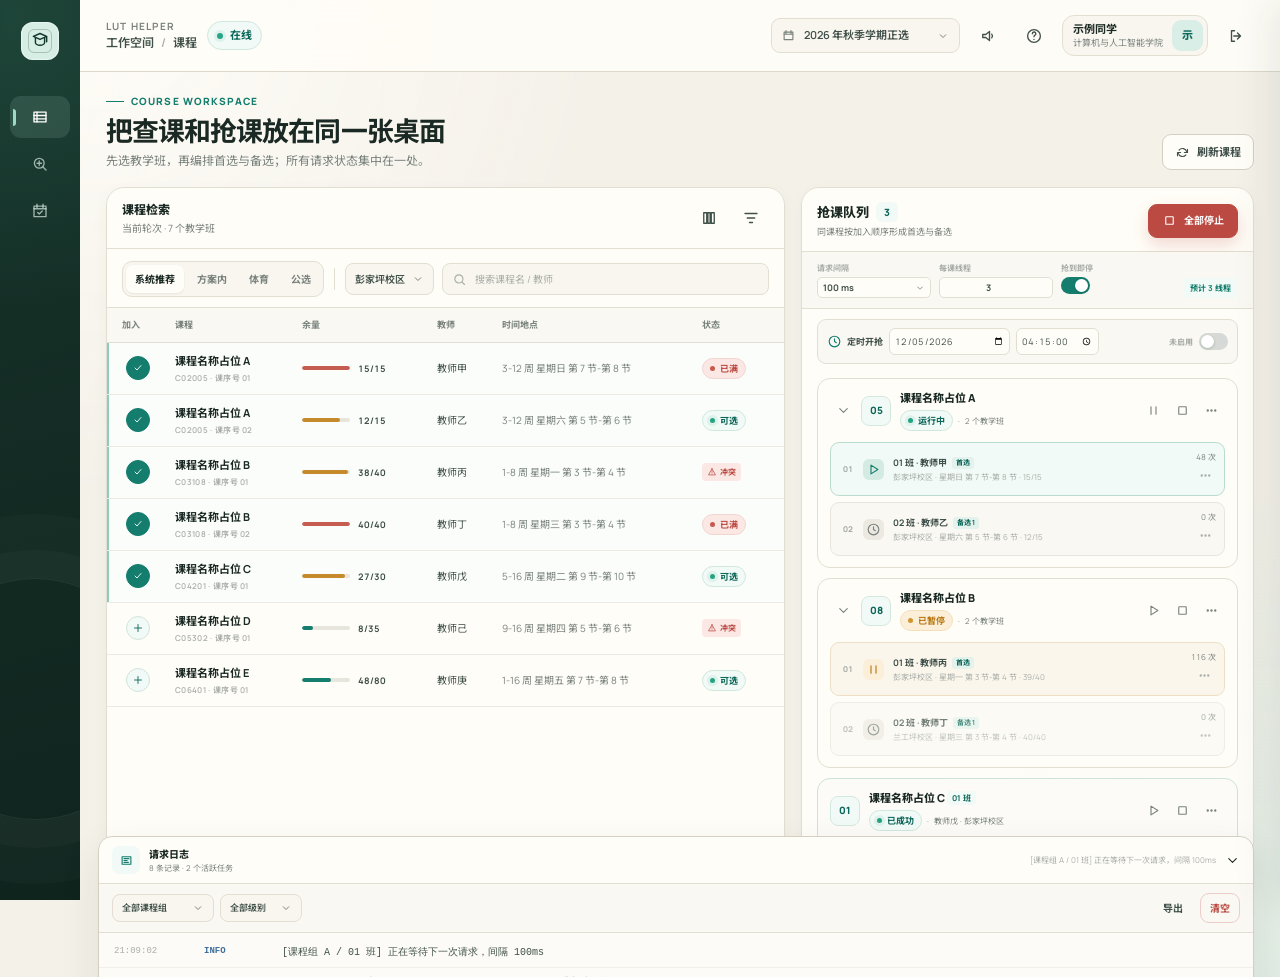
<file: prototype/index.html>
<!doctype html>
<html lang="zh-CN">
  <head>
    <meta charset="utf-8" />
    <meta name="viewport" content="width=device-width, initial-scale=1" />
    <meta name="description" content="LUTHelper 抢课助手界面原型" />
    <title>抢课助手 · 界面原型</title>
    <link rel="icon" href="../../favicon.ico" />
    <link rel="stylesheet" href="assets/styles.css" />
  </head>
  <body>
    <div class="app-shell">
      <aside class="sidebar" aria-label="主导航">
        <div class="brand">
          <div class="brand-mark" aria-hidden="true">
            <svg class="icon" viewBox="0 0 24 24">
              <path d="M4 6.5 12 3l8 3.5-8 3.5-8-3.5Z" />
              <path d="M6.5 8.5v5.2c0 1.8 2.5 3.3 5.5 3.3s5.5-1.5 5.5-3.3V8.5" />
              <path d="M20 7v6" />
            </svg>
          </div>
          <div class="brand-text">
            <span class="brand-name">抢课助手</span>
            <span class="brand-meta">LUT HELPER</span>
          </div>
        </div>

        <div class="nav-section">
          <div class="nav-label">工作空间</div>
          <ul class="nav-list">
            <li>
              <button class="nav-link active" type="button" data-page="courses" aria-current="page">
                <svg class="icon" viewBox="0 0 24 24" aria-hidden="true">
                  <path d="M4 5.5h16v13H4z" />
                  <path d="M8 5.5v13M4 10h16M4 14.5h16" />
                </svg>
                <span>课程</span>
                <span class="nav-count">3</span>
              </button>
            </li>
            <li>
              <button class="nav-link" type="button" data-page="all-courses">
                <svg class="icon" viewBox="0 0 24 24" aria-hidden="true">
                  <circle cx="11" cy="11" r="6.5" />
                  <path d="m16 16 4 4M8 11h6M11 8v6" />
                </svg>
                <span>全校课程</span>
              </button>
            </li>
            <li>
              <button class="nav-link" type="button" data-page="selected">
                <svg class="icon" viewBox="0 0 24 24" aria-hidden="true">
                  <path d="M4 5.5h16v14H4z" />
                  <path d="M8 3v5M16 3v5M4 9h16" />
                  <path d="m9 14 2 2 4-4" />
                </svg>
                <span>已选课程</span>
              </button>
            </li>
          </ul>
        </div>

        <div class="sidebar-footer">
          <div class="batch-note">
            <div class="batch-note-label">CURRENT ROUND</div>
            <div class="batch-note-title">
              <span class="batch-note-dot" aria-hidden="true"></span>
              <span data-session="batch">2026 年秋季学期正选</span>
            </div>
          </div>
        </div>
      </aside>

      <main class="shell-main">
        <header class="topbar">
          <div class="topbar-left">
            <div>
              <div class="eyebrow">LUT HELPER</div>
              <div class="page-breadcrumb">
                <span>工作空间</span>
                <span class="slash" aria-hidden="true">/</span>
                <span class="page-current" data-breadcrumb>课程</span>
              </div>
            </div>
            <span class="session-pill">
              <span class="dot" aria-hidden="true"></span>
              <span data-session="online">在线</span>
            </span>
          </div>

          <div class="topbar-right">
            <div class="batch-select-wrap">
              <svg class="icon icon-sm" viewBox="0 0 24 24" aria-hidden="true">
                <path d="M5 6.5h14v12H5z" />
                <path d="M8 4v5M16 4v5M5 10h14" />
              </svg>
              <select class="batch-select" aria-label="切换选课批次" data-batch-select></select>
            </div>
            <button class="icon-button" type="button" data-action="mute" aria-label="静音提示音" aria-pressed="false">
              <svg class="icon" viewBox="0 0 24 24" aria-hidden="true">
                <path d="M5 10v4h4l5 4V6l-5 4H5Z" />
                <path d="M17 9.5a4 4 0 0 1 0 5" />
              </svg>
            </button>
            <button class="icon-button" type="button" data-action="help" aria-label="帮助">
              <svg class="icon" viewBox="0 0 24 24" aria-hidden="true">
                <circle cx="12" cy="12" r="8.5" />
                <path d="M9.8 9a2.3 2.3 0 1 1 3.2 2.1c-.8.4-1 .9-1 1.8M12 16.4v.1" />
              </svg>
            </button>
            <div class="user-chip" title="示例同学 · 2024********">
              <div class="user-copy">
                <span class="user-name" data-session="name">示例同学</span>
                <span class="user-meta" data-session="college">计算机与人工智能学院</span>
              </div>
              <div class="avatar" aria-hidden="true">示</div>
            </div>
            <button class="icon-button" type="button" data-action="logout" aria-label="退出登录">
              <svg class="icon" viewBox="0 0 24 24" aria-hidden="true">
                <path d="M10 5H6v14h4M14 8l4 4-4 4M9 12h9" />
              </svg>
            </button>
          </div>
        </header>

        <div class="top-progress" aria-hidden="true"><span data-top-progress></span></div>

        <div class="main-content">
          <section class="page active" data-page-panel="courses" aria-label="课程工作台">
            <div class="page-heading">
              <div class="heading-copy">
                <div class="heading-kicker">COURSE WORKSPACE</div>
                <h1 class="page-title">把查课和抢课放在同一张桌面</h1>
                <p class="page-subtitle">先选教学班，再编排首选与备选；所有请求状态集中在一处。</p>
              </div>
              <div class="page-actions">
                <button class="button" type="button" data-action="refresh-courses">
                  <svg class="icon icon-sm" viewBox="0 0 24 24" aria-hidden="true">
                    <path d="M20 7v5h-5M4 17v-5h5" />
                    <path d="M6.5 8.2A7 7 0 0 1 18.8 11M17.5 15.8A7 7 0 0 1 5.2 13" />
                  </svg>
                  刷新课程
                </button>
              </div>
            </div>

            <div class="workspace-grid">
              <section class="card course-browser" aria-label="课程检索">
                <div class="card-header">
                  <div class="card-title-wrap">
                    <div class="card-title">课程检索</div>
                    <div class="card-subtitle" data-course-summary>当前轮次 · 6 个教学班</div>
                  </div>
                  <div class="card-tools">
                    <button class="icon-button" type="button" data-action="column-menu" aria-label="配置课程列">
                      <svg class="icon" viewBox="0 0 24 24" aria-hidden="true">
                        <path d="M5 5h4v14H5zM10.5 5h3v14h-3zM15 5h4v14h-4z" />
                      </svg>
                    </button>
                    <button class="icon-button" type="button" data-action="toggle-filters" aria-label="展开筛选" aria-expanded="false">
                      <svg class="icon" viewBox="0 0 24 24" aria-hidden="true">
                        <path d="M4 6h16M7 12h10M10 18h4" />
                      </svg>
                    </button>
                  </div>
                </div>

                <div class="browser-toolbar">
                  <div class="type-tabs" role="tablist" aria-label="课程类型">
                    <button class="type-tab active" type="button" role="tab" aria-selected="true">系统推荐</button>
                    <button class="type-tab" type="button" role="tab" aria-selected="false">方案内</button>
                    <button class="type-tab" type="button" role="tab" aria-selected="false">体育</button>
                    <button class="type-tab" type="button" role="tab" aria-selected="false">公选</button>
                  </div>
                  <span class="toolbar-divider" aria-hidden="true"></span>
                  <select class="select-compact" aria-label="校区筛选" data-campus-filter>
                    <option>彭家坪校区</option>
                    <option>兰工坪校区</option>
                    <option>网上学习</option>
                  </select>
                  <div class="search-field">
                    <svg class="icon icon-sm" viewBox="0 0 24 24" aria-hidden="true">
                      <circle cx="11" cy="11" r="6.5" />
                      <path d="m16 16 4 4" />
                    </svg>
                    <input class="search-input" type="search" placeholder="搜索课程名 / 教师" aria-label="搜索课程" data-course-search />
                    <button class="search-clear" type="button" data-action="clear-search" aria-label="清空搜索" hidden>
                      <svg class="icon icon-sm" viewBox="0 0 24 24" aria-hidden="true">
                        <path d="m7 7 10 10M17 7 7 17" />
                      </svg>
                    </button>
                  </div>
                </div>

                <div class="filter-panel" data-filter-panel hidden>
                  <label class="filter-group">
                    <button class="switch" type="button" role="switch" aria-checked="false" data-filter="available"></button>
                    仅看有余量
                  </label>
                  <label class="filter-group">
                    <button class="switch" type="button" role="switch" aria-checked="false" data-filter="conflict"></button>
                    时间冲突
                  </label>
                  <span class="filter-group muted">教师筛选并入关键词搜索</span>
                </div>

                <div class="table-wrap">
                  <table class="course-table">
                    <thead>
                      <tr>
                        <th scope="col" style="width: 58px">加入</th>
                        <th scope="col">课程</th>
                        <th scope="col" data-column="capacity">余量</th>
                        <th scope="col" data-column="teacher">教师</th>
                        <th scope="col" data-column="time">时间地点</th>
                        <th scope="col" data-column="status">状态</th>
                        <th scope="col" style="width: 36px"><span class="sr-only">操作</span></th>
                      </tr>
                    </thead>
                    <tbody data-course-body></tbody>
                  </table>
                </div>

              </section>

              <aside class="card queue-panel" aria-label="抢课课程组">
                <div class="queue-header">
                  <div class="queue-header-copy">
                    <div class="queue-title">
                      抢课队列
                      <span class="count-badge" data-group-count>3</span>
                    </div>
                    <div class="queue-subtitle">同课程按加入顺序形成首选与备选</div>
                  </div>
                  <div class="queue-actions">
                    <button class="button primary queue-run-button" type="button" data-action="toggle-all" aria-pressed="false" aria-label="开始全部课程组" data-queue-toggle>
                      <svg class="icon icon-sm" viewBox="0 0 24 24" aria-hidden="true" data-queue-toggle-icon>
                        <path d="m8 5 11 7-11 7V5Z" />
                      </svg>
                      <span data-queue-toggle-label>开始全部</span>
                    </button>
                  </div>
                </div>

                <div class="parameters-strip">
                  <label class="parameter">
                    <span class="parameter-label">请求间隔</span>
                    <span class="parameter-value">
                      <select aria-label="请求间隔" data-param="interval">
                        <option value="50">50 ms</option>
                        <option value="100" selected>100 ms</option>
                        <option value="200">200 ms</option>
                        <option value="500">500 ms</option>
                      </select>
                    </span>
                  </label>
                  <label class="parameter">
                    <span class="parameter-label">每课线程</span>
                    <span class="parameter-value">
                      <input class="parameter-number" type="number" inputmode="numeric" min="1" max="20" step="1" value="3" aria-label="每课线程数" data-param="threads" />
                    </span>
                  </label>
                  <label class="parameter">
                    <span class="parameter-label">抢到即停</span>
                    <span class="parameter-value">
                      <button class="switch" type="button" role="switch" aria-checked="true" data-param="auto-stop"></button>
                    </span>
                  </label>
                  <span class="thread-load" data-thread-load>预计 9 线程</span>
                </div>

                <div class="schedule-strip">
                  <span class="schedule-strip-label">
                    <svg class="icon icon-sm" viewBox="0 0 24 24" aria-hidden="true">
                      <circle cx="12" cy="12" r="8.5" />
                      <path d="M12 7.5V12l3 2" />
                    </svg>
                    定时开抢
                  </span>
                  <input class="schedule-date" type="date" aria-label="定时日期" data-schedule-date />
                  <input class="schedule-time" type="time" step="1" aria-label="定时时间" data-schedule-time />
                  <span class="schedule-countdown" data-countdown>未启用</span>
                  <button class="switch" type="button" role="switch" aria-checked="false" aria-label="启用全局定时" data-action="toggle-schedule"></button>
                </div>

                <div class="group-list" data-group-list></div>
              </aside>
            </div>
          </section>

          <section class="page" data-page-panel="all-courses" aria-label="全校课程">
            <div class="page-heading">
              <div class="heading-copy">
                <div class="heading-kicker">FULL CATALOG</div>
                <h1 class="page-title">全校课程查询</h1>
                <p class="page-subtitle">进入页面后自动加载完整列表，再在本地筛选并挑选取课班次。</p>
              </div>
              <div class="page-actions">
                <button class="button" type="button" data-action="load-all">刷新全部课程</button>
              </div>
            </div>

            <div class="all-courses-layout">
              <section class="card all-courses-card">
                <div class="all-courses-toolbar">
                  <div class="search-field" style="max-width: 260px">
                    <svg class="icon icon-sm" viewBox="0 0 24 24" aria-hidden="true">
                      <circle cx="11" cy="11" r="6.5" />
                      <path d="m16 16 4 4" />
                    </svg>
                    <input class="search-input" type="search" placeholder="关键词 / 教师" aria-label="筛选全校课程" data-all-search />
                  </div>
                  <select class="select-compact" aria-label="校区筛选" data-all-campus>
                    <option value="">全部校区</option>
                    <option>彭家坪校区</option>
                    <option>兰工坪校区</option>
                    <option>网上学习</option>
                  </select>
                  <div class="load-progress" data-all-progress>
                    <div class="load-progress-bar"><span></span></div>
                    <span>尚未加载</span>
                  </div>
                  <span style="flex: 1"></span>
                  <button class="button small" type="button" data-action="select-visible">全选当前结果</button>
                </div>
                <div class="table-wrap">
                  <table class="course-table">
                    <thead>
                      <tr>
                        <th scope="col" style="width: 30px"><input class="checkbox" type="checkbox" aria-label="选择全部全校课程" data-all-select-all /></th>
                        <th scope="col">课程</th>
                        <th scope="col">余量</th>
                        <th scope="col">教师</th>
                        <th scope="col">时间地点</th>
                        <th scope="col">状态</th>
                      </tr>
                    </thead>
                    <tbody data-all-body></tbody>
                  </table>
                </div>
                <div class="table-footer">
                  <span data-all-count>等待加载</span>
                  <span class="spacer"></span>
                  <span class="muted">服务器关键词筛选已关闭</span>
                </div>
              </section>

              <aside class="card basket-card">
                <div class="card-header">
                  <div class="card-title-wrap">
                    <div class="card-title">待加入教学班</div>
                    <div class="card-subtitle">按表格顺序形成首选与备选</div>
                  </div>
                  <span class="count-badge" data-basket-count>0</span>
                </div>
                <div class="basket-list" data-basket-list>
                  <div class="empty-state" style="min-height: 190px">
                    <div class="empty-inner">
                      <div class="empty-mark">
                        <svg class="icon icon-lg" viewBox="0 0 24 24" aria-hidden="true">
                          <path d="M5 7h14l-1.2 10H6.2L5 7Z" />
                          <path d="M9 7a3 3 0 0 1 6 0" />
                        </svg>
                      </div>
                      <h3 class="empty-title">还没有选择教学班</h3>
                      <p class="empty-copy">在左侧勾选后，点击下方按钮加入待选。</p>
                    </div>
                  </div>
                </div>
                <div class="basket-footer">
                  <div class="basket-total"><span>将创建课程组</span><strong data-basket-groups>0</strong></div>
                  <button class="button primary" type="button" data-action="all-batch-add" disabled>
                    <svg class="icon icon-sm" viewBox="0 0 24 24" aria-hidden="true">
                      <path d="M12 5v14M5 12h14" />
                    </svg>
                    加入抢课队列
                  </button>
                </div>
              </aside>
            </div>
          </section>

          <section class="page" data-page-panel="selected" aria-label="已选课程">
            <div class="page-heading">
              <div class="heading-copy">
                <div class="heading-kicker">MY TIMETABLE</div>
                <h1 class="page-title">已选课程与课表</h1>
                <p class="page-subtitle">左侧核对课程，右侧查看周网格；冲突和未排入课程都不会被隐藏。</p>
              </div>
              <div class="page-actions">
                <button class="button" type="button" data-action="refresh-selected">
                  <svg class="icon icon-sm" viewBox="0 0 24 24" aria-hidden="true">
                    <path d="M20 7v5h-5M4 17v-5h5" />
                    <path d="M6.5 8.2A7 7 0 0 1 18.8 11M17.5 15.8A7 7 0 0 1 5.2 13" />
                  </svg>
                  刷新
                </button>
              </div>
            </div>

            <div class="selected-layout">
              <section class="card selected-list-card">
                <div class="card-header">
                  <div class="card-title-wrap">
                    <div class="card-title">已选课程</div>
                    <div class="card-subtitle">共 7 门 · 2 处时间冲突</div>
                  </div>
                  <span class="status-chip warn">有冲突</span>
                </div>
                <div class="table-wrap">
                  <table class="selected-table">
                    <thead>
                      <tr>
                        <th scope="col">课程</th>
                        <th scope="col">教师</th>
                        <th scope="col">星期 / 节次</th>
                      </tr>
                    </thead>
                    <tbody data-selected-body></tbody>
                  </table>
                </div>
                <div class="drop-history" data-drop-history>
                  <div class="drop-history-head" role="button" tabindex="0" aria-expanded="false">
                    <svg class="icon icon-sm" viewBox="0 0 24 24" aria-hidden="true">
                      <path d="M4 7h16M9 7V4h6v3M7 7l1 13h8l1-13" />
                    </svg>
                    退课记录
                    <span class="count-badge">2</span>
                    <svg class="icon icon-sm" viewBox="0 0 24 24" aria-hidden="true">
                      <path d="m6 9 6 6 6-6" />
                    </svg>
                  </div>
                  <div class="drop-history-body" hidden data-drop-body></div>
                </div>
              </section>

              <section class="card timetable-card">
                <div class="card-header">
                  <div class="card-title-wrap">
                    <div class="card-title">周课表</div>
                    <div class="card-subtitle">结构字段优先，文本解析回退</div>
                  </div>
                  <div class="card-tools">
                    <span class="week-pill" data-week-pill>全部周次</span>
                  </div>
                </div>
                <div class="timetable-toolbar">
                  <select class="select-compact" aria-label="选择周次" data-week-select>
                    <option value="all">全部周次</option>
                  </select>
                  <span class="muted" style="font-size: 9px" data-week-summary>全部周次 · 7 门课程</span>
                  <span style="flex: 1"></span>
                  <span class="status-chip">1–12 节</span>
                </div>
                <div class="timetable-wrap">
                  <div class="timetable" data-timetable></div>
                </div>
                <div class="unplaced-list" data-unplaced></div>
              </section>
            </div>
          </section>
        </div>
      </main>
    </div>

    <div class="info-bar" role="status" aria-live="polite" data-info-bar hidden>
      <span class="info-icon">
        <svg class="icon icon-sm" viewBox="0 0 24 24" aria-hidden="true">
          <path d="m6 12 4 4 8-9" />
        </svg>
      </span>
      <div class="info-copy">
        <div class="info-title" data-info-title>操作已完成</div>
        <div class="info-message" data-info-message></div>
      </div>
      <button class="info-close" type="button" data-action="close-info" aria-label="关闭提示">
        <svg class="icon icon-sm" viewBox="0 0 24 24" aria-hidden="true">
          <path d="m7 7 10 10M17 7 7 17" />
        </svg>
      </button>
    </div>

    <aside class="log-dock" data-log-dock>
      <div class="log-handle" role="button" tabindex="0" aria-expanded="false" data-log-toggle>
        <span class="log-handle-icon">
          <svg class="icon icon-sm" viewBox="0 0 24 24" aria-hidden="true">
            <path d="M5 6h14v12H5zM8 9h8M8 12h5M8 15h7" />
          </svg>
        </span>
        <div class="log-handle-copy">
          <div class="log-handle-title">请求日志</div>
          <div class="log-handle-meta" data-log-count>8 条记录 · 2 个活跃任务</div>
        </div>
        <span class="log-latest" data-log-latest>尚未收到新日志</span>
        <svg class="icon icon-sm icon-chevron" viewBox="0 0 24 24" aria-hidden="true">
          <path d="m6 9 6 6 6-6" />
        </svg>
      </div>
      <div class="log-body">
        <div class="log-toolbar">
          <div class="log-filters">
            <select class="select-compact" aria-label="按课程组筛选日志" data-log-group>
              <option value="all">全部课程组</option>
            </select>
            <select class="select-compact" aria-label="按级别筛选日志" data-log-level>
              <option value="all">全部级别</option>
              <option value="INFO">INFO</option>
              <option value="SUCCESS">SUCCESS</option>
              <option value="WARN">WARN</option>
              <option value="ERROR">ERROR</option>
            </select>
          </div>
          <span class="spacer"></span>
          <button class="button small ghost" type="button" data-action="export-log">导出</button>
          <button class="button small ghost danger" type="button" data-action="clear-log">清空</button>
        </div>
        <div class="log-list" data-log-list></div>
        <button class="log-to-bottom" type="button" data-action="log-bottom" hidden>
          回到最新
          <svg class="icon icon-sm" viewBox="0 0 24 24" aria-hidden="true">
            <path d="M12 5v14M7 14l5 5 5-5" />
          </svg>
        </button>
      </div>
    </aside>

    <div class="detail-scrim" data-detail-scrim hidden></div>
    <aside class="detail-drawer" aria-label="课程详情" aria-hidden="true" data-detail-drawer>
      <div class="drawer-head">
        <div class="drawer-title">
          <div class="drawer-kicker">COURSE DETAIL</div>
          <h2 data-detail-title>课程详情</h2>
          <p data-detail-subtitle>从课程表格选择一门课</p>
        </div>
        <button class="icon-button" type="button" data-action="close-detail" aria-label="关闭课程详情">
          <svg class="icon" viewBox="0 0 24 24" aria-hidden="true">
            <path d="m7 7 10 10M17 7 7 17" />
          </svg>
        </button>
      </div>
      <div class="drawer-body" data-detail-body></div>
      <div class="drawer-footer" data-detail-footer>
        <button class="button primary" type="button" data-action="detail-add">
          <svg class="icon icon-sm" viewBox="0 0 24 24" aria-hidden="true">
            <path d="M12 5v14M5 12h14" />
          </svg>
          加入抢课队列
        </button>
        <button class="button" type="button" data-action="close-detail">关闭</button>
      </div>
    </aside>

    <div class="modal-scrim" data-modal-scrim hidden></div>
    <div class="modal" role="dialog" aria-modal="true" aria-labelledby="dup-title" data-modal hidden>
      <div class="modal-head">
        <span class="modal-mark">
          <svg class="icon icon-lg" viewBox="0 0 24 24" aria-hidden="true">
            <path d="M12 4 3.7 19h16.6L12 4Z" />
            <path d="M12 9v4M12 16.5v.1" />
          </svg>
        </span>
        <div class="modal-copy">
          <h3 id="dup-title" data-modal-title>该教学班已在课程组中</h3>
          <p data-modal-copy>课程组内每个教学班只保留一个实例，可以选择忽略，或把已有实例移到备选末尾。</p>
        </div>
      </div>
      <div class="modal-body">
        <div class="modal-note" data-modal-note>课程名称占位 A · 01 班 · 教师甲</div>
      </div>
      <div class="modal-actions">
        <button class="button ghost" type="button" data-action="modal-cancel">取消</button>
        <button class="button" type="button" data-action="modal-move">移到末尾</button>
        <button class="button primary" type="button" data-action="modal-ignore">忽略重复</button>
      </div>
    </div>

    <div data-menu-root></div>
    <div class="toast-region" data-toast-region></div>
    <script src="assets/mock-data.js"></script>
    <script src="assets/app.js"></script>
  </body>
</html>
</file>
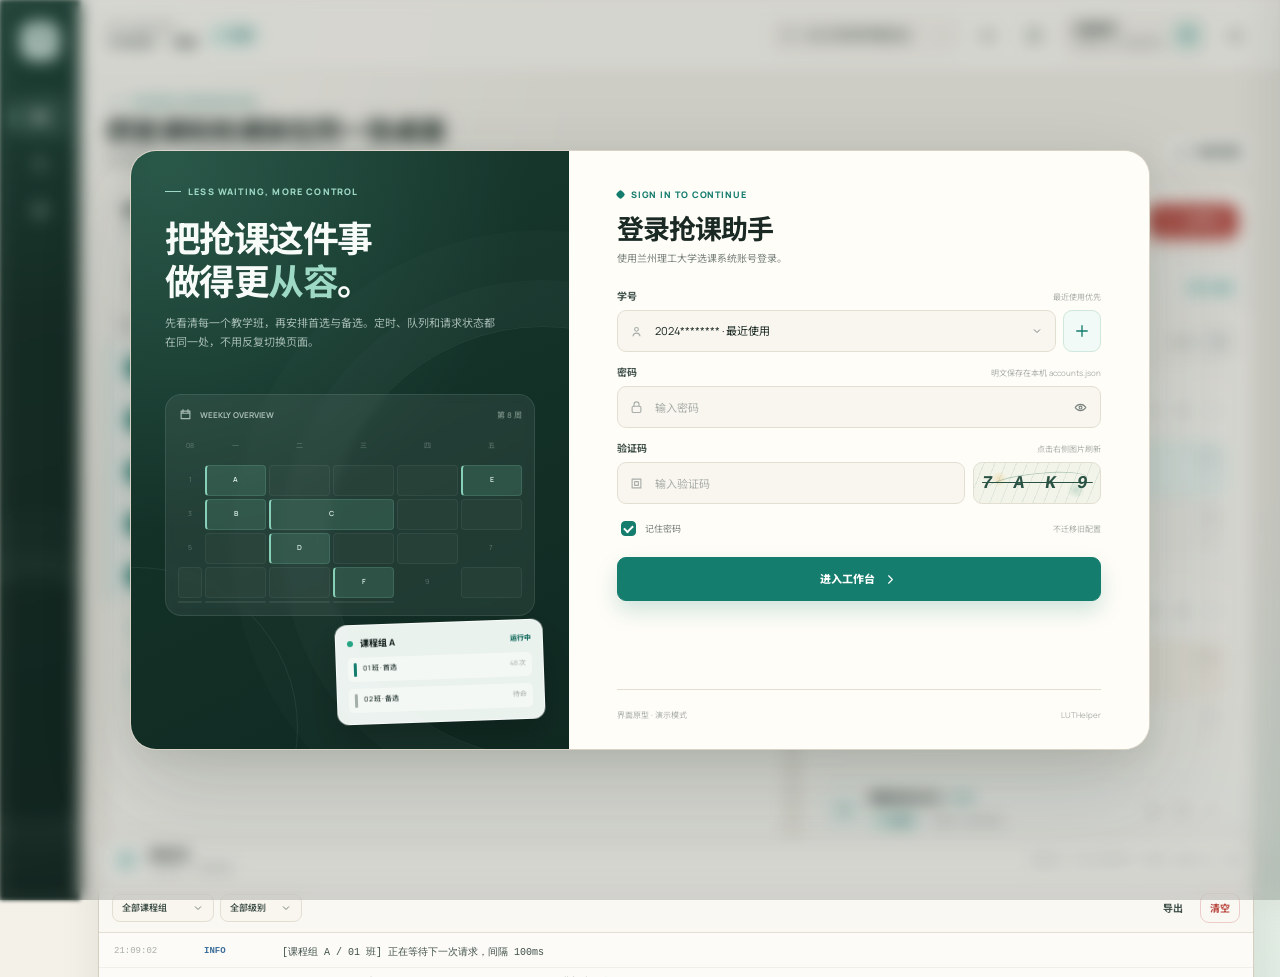
<file: webui/index.html>
<!doctype html>
<html lang="zh-CN">
<head>
<meta charset="utf-8">
<meta name="viewport" content="width=device-width, initial-scale=1">
<title>抢课助手</title>
<style>
@import url("https://fonts.googleapis.com/css2?family=Manrope:wght@400;500;600;700;800&family=Noto+Sans+SC:wght@400;500;600;700&display=swap");

:root {
  --bg: #f4f1e9;
  --bg-deep: #ebe6dc;
  --surface: #fffdf8;
  --surface-soft: #f9f6ef;
  --surface-tint: #eef7f2;
  --ink: #1b2924;
  --ink-soft: #40504a;
  --muted: #79827d;
  --faint: #a9aea9;
  --line: #e3ded2;
  --line-strong: #d5cfc2;
  --teal: #147d6d;
  --teal-strong: #0d675a;
  --teal-soft: #dcefe8;
  --teal-pale: #f1faf6;
  --amber: #b97713;
  --amber-soft: #fbefd9;
  --red: #bb4b42;
  --red-soft: #fbe8e4;
  --blue: #3e6f9b;
  --blue-soft: #eaf2f8;
  --nav: #163229;
  --nav-deep: #10241e;
  --nav-text: #d9e9e1;
  --shadow-sm: 0 1px 2px rgba(28, 38, 33, 0.04), 0 6px 18px rgba(28, 38, 33, 0.035);
  --shadow-md: 0 16px 42px rgba(28, 38, 33, 0.09);
  --shadow-lg: 0 30px 80px rgba(15, 31, 25, 0.2);
  --radius-sm: 8px;
  --radius-md: 12px;
  --radius-lg: 18px;
  --radius-xl: 26px;
  --font-sans: "Manrope", "Segoe UI Variable", "Microsoft YaHei UI", "Noto Sans SC", sans-serif;
  --font-cn: "Noto Sans SC", "Microsoft YaHei UI", "Segoe UI Variable", sans-serif;
  --transition: 180ms cubic-bezier(0.2, 0.7, 0.2, 1);
}

* {
  box-sizing: border-box;
}

html {
  color-scheme: light;
  background: var(--bg);
}

body {
  margin: 0;
  min-width: 100%;
  min-height: 100vh;
  color: var(--ink);
  background:
    radial-gradient(circle at 8% 0%, rgba(255, 253, 248, 0.96) 0, transparent 31rem),
    radial-gradient(circle at 100% 100%, rgba(207, 234, 224, 0.5) 0, transparent 30rem),
    var(--bg);
  font-family: var(--font-sans);
  font-size: 14px;
  line-height: 1.5;
  -webkit-font-smoothing: antialiased;
}

button,
input,
select {
  font: inherit;
}

button {
  color: inherit;
}

button,
[role="button"],
select,
label {
  -webkit-tap-highlight-color: transparent;
}

button:focus-visible,
input:focus-visible,
select:focus-visible,
[tabindex]:focus-visible {
  outline: 3px solid rgba(20, 125, 109, 0.22);
  outline-offset: 2px;
}

svg {
  display: block;
}

.icon {
  width: 18px;
  height: 18px;
  flex: 0 0 auto;
  fill: none;
  stroke: currentColor;
  stroke-width: 1.8;
  stroke-linecap: round;
  stroke-linejoin: round;
}

.icon-sm {
  width: 15px;
  height: 15px;
}

.icon-lg {
  width: 22px;
  height: 22px;
}

.sr-only {
  position: absolute;
  width: 1px;
  height: 1px;
  padding: 0;
  margin: -1px;
  overflow: hidden;
  clip: rect(0, 0, 0, 0);
  white-space: nowrap;
  border: 0;
}

[hidden] {
  display: none !important;
}

.muted {
  color: var(--muted);
}

.mono {
  font-variant-numeric: tabular-nums;
  letter-spacing: -0.01em;
}

.app-shell {
  display: grid;
  grid-template-columns: 224px minmax(0, 1fr);
  min-height: 100vh;
}

.sidebar {
  position: sticky;
  top: 0;
  z-index: 30;
  display: flex;
  flex-direction: column;
  height: 100vh;
  padding: 20px 14px 16px;
  overflow: hidden;
  color: var(--nav-text);
  background:
    radial-gradient(circle at 14% 2%, rgba(54, 126, 104, 0.25), transparent 19rem),
    linear-gradient(165deg, var(--nav) 0%, var(--nav-deep) 100%);
}

.sidebar::after {
  position: absolute;
  right: -76px;
  bottom: 80px;
  width: 240px;
  height: 240px;
  content: "";
  border: 1px solid rgba(196, 231, 217, 0.09);
  border-radius: 50%;
  box-shadow:
    0 0 0 28px rgba(196, 231, 217, 0.025),
    0 0 0 64px rgba(196, 231, 217, 0.018);
  pointer-events: none;
}

.brand {
  position: relative;
  z-index: 1;
  display: flex;
  align-items: center;
  gap: 11px;
  padding: 2px 8px 22px;
}

.brand-mark {
  position: relative;
  display: grid;
  width: 38px;
  height: 38px;
  place-items: center;
  color: #12372d;
  background: #d7eee5;
  border-radius: 12px;
  box-shadow: inset 0 0 0 1px rgba(255, 255, 255, 0.45);
}

.brand-mark::after {
  position: absolute;
  inset: 7px;
  content: "";
  border: 1px solid rgba(18, 55, 45, 0.24);
  border-radius: 6px;
}

.brand-mark .icon {
  position: relative;
  z-index: 1;
  width: 20px;
  height: 20px;
  stroke-width: 1.7;
}

.brand-text {
  display: flex;
  flex-direction: column;
  gap: 1px;
}

.brand-name {
  color: #f4fbf7;
  font-size: 16px;
  font-weight: 700;
  letter-spacing: 0.01em;
}

.brand-meta {
  color: rgba(220, 239, 230, 0.56);
  font-size: 10px;
  font-weight: 600;
  letter-spacing: 0.13em;
  text-transform: uppercase;
}

.nav-section {
  position: relative;
  z-index: 1;
  margin-top: 14px;
}

.nav-label {
  padding: 0 11px 8px;
  color: rgba(220, 239, 230, 0.42);
  font-size: 10px;
  font-weight: 700;
  letter-spacing: 0.12em;
}

.nav-list {
  display: grid;
  gap: 5px;
  margin: 0;
  padding: 0;
  list-style: none;
}

.nav-link {
  position: relative;
  display: flex;
  align-items: center;
  gap: 12px;
  width: 100%;
  padding: 11px 12px;
  color: rgba(222, 239, 231, 0.68);
  text-align: left;
  background: transparent;
  border: 0;
  border-radius: 11px;
  cursor: pointer;
  transition: background var(--transition), color var(--transition), transform var(--transition);
}

.nav-link::before {
  position: absolute;
  left: 0;
  width: 3px;
  height: 17px;
  content: "";
  background: #9ed9c6;
  border-radius: 0 3px 3px 0;
  opacity: 0;
  transform: translateX(-12px);
  transition: opacity var(--transition), transform var(--transition);
}

.nav-link:hover {
  color: #f2fbf6;
  background: rgba(255, 255, 255, 0.055);
}

.nav-link.active {
  color: #ffffff;
  background: rgba(198, 234, 220, 0.12);
}

.nav-link.active::before {
  opacity: 1;
  transform: translateX(0);
}

.nav-link .nav-count {
  min-width: 21px;
  margin-left: auto;
  padding: 1px 6px;
  color: #bce2d4;
  font-size: 10px;
  font-weight: 700;
  text-align: center;
  background: rgba(188, 226, 212, 0.12);
  border-radius: 999px;
}

.sidebar-footer {
  position: relative;
  z-index: 1;
  display: grid;
  gap: 10px;
  margin-top: auto;
  padding: 14px 6px 0;
}

.batch-note {
  padding: 13px;
  background: rgba(255, 255, 255, 0.045);
  border: 1px solid rgba(218, 239, 230, 0.08);
  border-radius: 13px;
}

.batch-note-label {
  color: rgba(222, 239, 231, 0.44);
  font-size: 9px;
  font-weight: 700;
  letter-spacing: 0.11em;
}

.batch-note-title {
  display: flex;
  align-items: center;
  gap: 7px;
  margin-top: 6px;
  color: #e7f5ee;
  font-size: 12px;
  font-weight: 600;
  line-height: 1.4;
}

.batch-note-dot {
  width: 6px;
  height: 6px;
  flex: 0 0 auto;
  background: #75c9ad;
  border-radius: 50%;
  box-shadow: 0 0 0 4px rgba(117, 201, 173, 0.09);
}

.shell-main {
  display: flex;
  min-width: 0;
  flex-direction: column;
}

.topbar {
  position: sticky;
  top: 0;
  z-index: 25;
  display: flex;
  min-height: 72px;
  align-items: center;
  gap: 18px;
  padding: 11px 26px;
  background: rgba(255, 253, 248, 0.88);
  border-bottom: 1px solid rgba(213, 207, 194, 0.8);
  backdrop-filter: blur(16px);
}

.topbar-left {
  display: flex;
  min-width: 0;
  align-items: center;
  gap: 10px;
}

.eyebrow {
  color: var(--muted);
  font-size: 10px;
  font-weight: 700;
  letter-spacing: 0.12em;
  text-transform: uppercase;
}

.page-breadcrumb {
  display: flex;
  align-items: center;
  gap: 7px;
  color: var(--ink-soft);
  font-size: 12px;
  font-weight: 600;
}

.page-breadcrumb .slash {
  color: var(--faint);
}

.session-pill {
  display: inline-flex;
  align-items: center;
  gap: 7px;
  padding: 5px 9px;
  color: var(--teal-strong);
  font-size: 11px;
  font-weight: 700;
  background: var(--teal-pale);
  border: 1px solid #cfe7dd;
  border-radius: 999px;
}

.session-pill .dot {
  width: 6px;
  height: 6px;
  background: #28a486;
  border-radius: 50%;
  box-shadow: 0 0 0 3px rgba(40, 164, 134, 0.1);
}

.topbar-right {
  display: flex;
  align-items: center;
  gap: 10px;
  margin-left: auto;
}

.batch-select-wrap {
  position: relative;
  display: flex;
  align-items: center;
}

.batch-select-wrap .icon {
  position: absolute;
  left: 10px;
  z-index: 1;
  color: var(--muted);
  pointer-events: none;
}

.batch-select {
  max-width: 208px;
  padding: 8px 28px 8px 32px;
  overflow: hidden;
  color: var(--ink-soft);
  font-size: 11px;
  font-weight: 600;
  text-overflow: ellipsis;
  white-space: nowrap;
  appearance: none;
  background: var(--surface-soft)
    url("data:image/svg+xml,%3Csvg xmlns='http://www.w3.org/2000/svg' width='12' height='12' viewBox='0 0 24 24' fill='none' stroke='%2379827d' stroke-width='2'%3E%3Cpath d='m6 9 6 6 6-6'/%3E%3C/svg%3E")
    no-repeat right 10px center;
  border: 1px solid var(--line);
  border-radius: 9px;
  cursor: pointer;
}

.icon-button {
  display: inline-grid;
  width: 36px;
  height: 36px;
  flex: 0 0 auto;
  place-items: center;
  color: var(--ink-soft);
  background: transparent;
  border: 1px solid transparent;
  border-radius: 9px;
  cursor: pointer;
  transition: background var(--transition), border-color var(--transition), color var(--transition);
}

.icon-button:hover {
  color: var(--ink);
  background: var(--surface-soft);
  border-color: var(--line);
}

.icon-button.is-muted {
  color: var(--faint);
}

.icon-button.active {
  color: var(--teal);
  background: var(--teal-pale);
  border-color: #cfe7dd;
}

.user-chip {
  display: flex;
  align-items: center;
  gap: 9px;
  padding: 4px 4px 4px 10px;
  background: var(--surface-soft);
  border: 1px solid var(--line);
  border-radius: 12px;
}

.user-copy {
  display: flex;
  min-width: 0;
  flex-direction: column;
  gap: 0;
  line-height: 1.35;
}

.user-name {
  max-width: 150px;
  overflow: hidden;
  color: var(--ink);
  font-size: 11px;
  font-weight: 700;
  text-overflow: ellipsis;
  white-space: nowrap;
}

.user-meta {
  max-width: 180px;
  overflow: hidden;
  color: var(--muted);
  font-size: 9px;
  text-overflow: ellipsis;
  white-space: nowrap;
}

.avatar {
  display: grid;
  width: 31px;
  height: 31px;
  place-items: center;
  color: var(--teal-strong);
  font-size: 11px;
  font-weight: 800;
  background: #d9eee6;
  border-radius: 9px;
}

.main-content {
  flex: 1;
  min-height: 0;
  padding: 22px 26px 86px;
}

.page {
  display: none;
  animation: page-in 240ms ease-out both;
}

.page.active {
  display: block;
}

@keyframes page-in {
  from {
    opacity: 0;
    transform: translateY(5px);
  }
  to {
    opacity: 1;
    transform: translateY(0);
  }
}

.page-heading {
  display: flex;
  align-items: flex-end;
  justify-content: space-between;
  gap: 18px;
  margin-bottom: 17px;
}

.heading-copy {
  min-width: 0;
}

.heading-kicker {
  display: flex;
  align-items: center;
  gap: 7px;
  margin-bottom: 5px;
  color: var(--teal);
  font-size: 10px;
  font-weight: 800;
  letter-spacing: 0.11em;
  text-transform: uppercase;
}

.heading-kicker::before {
  width: 18px;
  height: 1px;
  content: "";
  background: var(--teal);
}

.page-title {
  margin: 0;
  color: var(--ink);
  font-family: var(--font-cn);
  font-size: clamp(22px, 2.1vw, 29px);
  font-weight: 700;
  letter-spacing: -0.035em;
  line-height: 1.2;
}

.page-subtitle {
  margin: 6px 0 0;
  color: var(--muted);
  font-size: 12px;
}

.page-actions {
  display: flex;
  flex-wrap: wrap;
  align-items: center;
  justify-content: flex-end;
  gap: 8px;
}

.button {
  display: inline-flex;
  min-height: 36px;
  align-items: center;
  justify-content: center;
  gap: 7px;
  padding: 7px 12px;
  color: var(--ink-soft);
  font-size: 11px;
  font-weight: 700;
  white-space: nowrap;
  background: var(--surface);
  border: 1px solid var(--line-strong);
  border-radius: 9px;
  cursor: pointer;
  transition: background var(--transition), border-color var(--transition), color var(--transition), box-shadow var(--transition);
}

.button:hover {
  color: var(--ink);
  background: #ffffff;
  border-color: #bfc8c2;
  box-shadow: var(--shadow-sm);
}

.button.primary {
  color: #ffffff;
  background: var(--teal);
  border-color: var(--teal);
  box-shadow: 0 7px 16px rgba(20, 125, 109, 0.17);
}

.button.primary:hover {
  background: var(--teal-strong);
  border-color: var(--teal-strong);
}

.button.ghost {
  background: transparent;
  border-color: transparent;
}

.button.ghost:hover {
  background: var(--surface-soft);
  border-color: var(--line);
}

.button.danger {
  color: var(--red);
  border-color: #eccdc9;
}

.button.danger:hover {
  background: var(--red-soft);
  border-color: #e2bcb6;
}

.button.small {
  min-height: 30px;
  padding: 5px 9px;
  font-size: 10px;
}

.button .spinner {
  width: 13px;
  height: 13px;
  border: 2px solid rgba(255, 255, 255, 0.34);
  border-top-color: currentColor;
  border-radius: 50%;
  animation: spin 700ms linear infinite;
}

@keyframes spin {
  to {
    transform: rotate(360deg);
  }
}

.card {
  position: relative;
  min-width: 0;
  background: rgba(255, 253, 248, 0.94);
  border: 1px solid var(--line);
  border-radius: var(--radius-lg);
  box-shadow: var(--shadow-sm);
}

.card-header {
  display: flex;
  min-height: 57px;
  align-items: center;
  gap: 12px;
  padding: 12px 15px;
  border-bottom: 1px solid var(--line);
}

.card-title-wrap {
  display: flex;
  min-width: 0;
  flex-direction: column;
  gap: 2px;
}

.card-title {
  color: var(--ink);
  font-size: 12px;
  font-weight: 800;
  letter-spacing: -0.01em;
}

.card-subtitle {
  color: var(--muted);
  font-size: 10px;
}

.card-tools {
  display: flex;
  align-items: center;
  gap: 6px;
  margin-left: auto;
}

.count-badge {
  display: inline-flex;
  align-items: center;
  justify-content: center;
  min-width: 22px;
  height: 20px;
  padding: 0 6px;
  color: var(--teal-strong);
  font-size: 10px;
  font-weight: 800;
  background: var(--teal-pale);
  border-radius: 6px;
}

.status-chip {
  display: inline-flex;
  align-items: center;
  gap: 5px;
  padding: 3px 7px;
  color: var(--ink-soft);
  font-size: 9px;
  font-weight: 700;
  white-space: nowrap;
  background: var(--surface-soft);
  border: 1px solid var(--line);
  border-radius: 999px;
}

.status-chip::before {
  width: 5px;
  height: 5px;
  content: "";
  background: var(--faint);
  border-radius: 50%;
}

.status-chip.live {
  color: var(--teal-strong);
  background: var(--teal-pale);
  border-color: #cfe7dd;
}

.status-chip.live::before {
  background: #27a283;
  box-shadow: 0 0 0 3px rgba(39, 162, 131, 0.1);
}

.status-chip.warn {
  color: var(--amber);
  background: var(--amber-soft);
  border-color: #f1dfba;
}

.status-chip.warn::before {
  background: #d19632;
}

.status-chip.danger {
  color: var(--red);
  background: var(--red-soft);
  border-color: #efd4d0;
}

.status-chip.danger::before {
  background: #c75a4d;
}

.status-chip.neutral::before {
  background: #9ca39e;
}

.workspace-grid {
  display: grid;
  grid-template-columns: minmax(0, 1.62fr) minmax(330px, 0.98fr);
  gap: 16px;
  align-items: stretch;
}

.course-browser,
.queue-panel {
  min-height: calc(100vh - 196px);
}

.course-browser {
  display: flex;
  min-width: 0;
  flex-direction: column;
  overflow: hidden;
}

.browser-toolbar {
  display: flex;
  flex-wrap: wrap;
  align-items: center;
  gap: 8px;
  padding: 12px 15px 10px;
  border-bottom: 1px solid var(--line);
}

.type-tabs {
  display: flex;
  flex-wrap: wrap;
  gap: 4px;
  padding: 3px;
  background: var(--surface-soft);
  border: 1px solid var(--line);
  border-radius: 10px;
}

.type-tab {
  min-height: 28px;
  padding: 4px 9px;
  color: var(--muted);
  font-size: 10px;
  font-weight: 700;
  background: transparent;
  border: 0;
  border-radius: 7px;
  cursor: pointer;
  transition: background var(--transition), color var(--transition), box-shadow var(--transition);
}

.type-tab:hover {
  color: var(--ink-soft);
}

.type-tab.active {
  color: var(--ink);
  background: var(--surface);
  box-shadow: 0 1px 2px rgba(25, 35, 31, 0.08);
}

.toolbar-divider {
  width: 1px;
  height: 22px;
  margin: 0 2px;
  background: var(--line);
}

.select-compact {
  height: 32px;
  padding: 4px 28px 4px 9px;
  color: var(--ink-soft);
  font-size: 10px;
  font-weight: 600;
  appearance: none;
  background: var(--surface-soft)
    url("data:image/svg+xml,%3Csvg xmlns='http://www.w3.org/2000/svg' width='12' height='12' viewBox='0 0 24 24' fill='none' stroke='%2379827d' stroke-width='2'%3E%3Cpath d='m6 9 6 6 6-6'/%3E%3C/svg%3E")
    no-repeat right 9px center;
  border: 1px solid var(--line);
  border-radius: 8px;
  cursor: pointer;
}

.search-field {
  position: relative;
  display: flex;
  min-width: 170px;
  height: 32px;
  align-items: center;
  flex: 1;
}

.search-field .icon {
  position: absolute;
  left: 10px;
  color: var(--faint);
  pointer-events: none;
}

.search-input {
  width: 100%;
  height: 100%;
  padding: 4px 30px 4px 32px;
  color: var(--ink);
  font-size: 10px;
  outline: 0;
  background: var(--surface-soft);
  border: 1px solid var(--line);
  border-radius: 8px;
  transition: border-color var(--transition), background var(--transition), box-shadow var(--transition);
}

.search-input::placeholder {
  color: var(--faint);
}

.search-input:focus {
  background: #ffffff;
  border-color: #93c8b7;
  box-shadow: 0 0 0 3px rgba(20, 125, 109, 0.08);
}

.search-clear {
  position: absolute;
  right: 5px;
  display: grid;
  width: 22px;
  height: 22px;
  place-items: center;
  color: var(--faint);
  background: transparent;
  border: 0;
  border-radius: 5px;
  cursor: pointer;
}

.search-clear:hover {
  color: var(--ink-soft);
  background: var(--bg-deep);
}

.filter-panel {
  display: flex;
  flex-wrap: wrap;
  align-items: center;
  gap: 10px 15px;
  padding: 10px 15px;
  background: #f8f6f0;
  border-bottom: 1px solid var(--line);
  animation: panel 180ms ease-out both;
}

@keyframes panel {
  from {
    opacity: 0;
    transform: translateY(-3px);
  }
  to {
    opacity: 1;
    transform: translateY(0);
  }
}

.filter-group {
  display: inline-flex;
  align-items: center;
  gap: 7px;
  color: var(--ink-soft);
  font-size: 10px;
  font-weight: 600;
}

.switch {
  position: relative;
  display: inline-flex;
  width: 29px;
  height: 17px;
  flex: 0 0 auto;
  align-items: center;
  padding: 2px;
  background: #d6d9d5;
  border: 0;
  border-radius: 999px;
  cursor: pointer;
  transition: background var(--transition);
}

.switch::after {
  width: 13px;
  height: 13px;
  content: "";
  background: #ffffff;
  border-radius: 50%;
  box-shadow: 0 1px 3px rgba(22, 39, 32, 0.2);
  transition: transform var(--transition);
}

.switch[aria-checked="true"] {
  background: var(--teal);
}

.switch[aria-checked="true"]::after {
  transform: translateX(12px);
}

.table-wrap {
  min-width: 0;
  overflow: auto;
}

.course-table,
.selected-table {
  width: 100%;
  min-width: 720px;
  border-collapse: separate;
  border-spacing: 0;
  font-size: 10px;
}

.course-table th,
.selected-table th {
  position: sticky;
  top: 0;
  z-index: 2;
  padding: 10px 10px;
  color: var(--muted);
  font-size: 9px;
  font-weight: 700;
  text-align: left;
  white-space: nowrap;
  background: #faf8f3;
  border-bottom: 1px solid var(--line);
}

.course-table td,
.selected-table td {
  height: 52px;
  padding: 8px 10px;
  color: var(--ink-soft);
  vertical-align: middle;
  border-bottom: 1px solid #eeeae1;
}

.course-table tbody tr,
.selected-table tbody tr {
  transition: background var(--transition);
}

.course-table tbody tr:hover,
.selected-table tbody tr:hover {
  background: #fbfaf6;
}

.course-table tbody tr.is-selected {
  background: var(--teal-pale);
}

.course-table tbody tr.is-selected td:first-child {
  box-shadow: inset 3px 0 0 var(--teal);
}

.course-table th:first-child,
.course-table td:first-child,
.selected-table th:first-child,
.selected-table td:first-child {
  padding-left: 15px;
}

.course-table th:last-child,
.course-table td:last-child,
.selected-table th:last-child,
.selected-table td:last-child {
  padding-right: 15px;
}

.checkbox {
  position: relative;
  display: inline-grid;
  width: 15px;
  height: 15px;
  place-items: center;
  appearance: none;
  background: #ffffff;
  border: 1px solid #c7cec9;
  border-radius: 4px;
  cursor: pointer;
}

.checkbox::after {
  width: 7px;
  height: 4px;
  content: "";
  border-bottom: 2px solid #ffffff;
  border-left: 2px solid #ffffff;
  opacity: 0;
  transform: translateY(-1px) rotate(-45deg);
}

.checkbox:checked {
  background: var(--teal);
  border-color: var(--teal);
}

.checkbox:checked::after {
  opacity: 1;
}

.add-course {
  display: inline-flex;
  min-height: 27px;
  align-items: center;
  justify-content: center;
  gap: 0;
  padding: 3px;
  color: var(--teal-strong);
  font-size: 8px;
  font-weight: 700;
  white-space: nowrap;
  background: transparent;
  border: 1px solid transparent;
  border-radius: 999px;
  cursor: pointer;
  transition: color var(--transition), background var(--transition), border-color var(--transition);
}

.add-course > span {
  display: none;
}

.add-course > .icon {
  width: 24px;
  height: 24px;
  padding: 5px;
  background: var(--teal-pale);
  border: 1px solid #cfe4dc;
  border-radius: 50%;
}

.add-course:hover {
  color: var(--teal);
  background: transparent;
  border-color: transparent;
}

.add-course:hover > .icon {
  color: #ffffff;
  background: var(--teal);
  border-color: var(--teal);
}

.add-course.is-added,
.add-course:disabled {
  color: var(--teal-strong);
  background: transparent;
  border-color: transparent;
  cursor: pointer;
  opacity: 1;
}

.add-course.is-added > .icon {
  color: #ffffff;
  background: var(--teal);
  border-color: var(--teal);
}

.add-course.is-added:hover {
  color: var(--red);
  background: transparent;
  border-color: transparent;
}

.add-course.is-added:hover > .icon {
  color: #ffffff;
  background: var(--red);
  border-color: var(--red);
}

.course-table tbody tr.is-added {
  background: #fbfdfb;
}

.course-table tbody tr.is-added td:first-child {
  box-shadow: inset 2px 0 0 #8dcbbb;
}

.course-name {
  max-width: 210px;
  overflow: hidden;
  color: var(--ink);
  font-size: 11px;
  font-weight: 700;
  text-overflow: ellipsis;
  white-space: nowrap;
}

.course-name-button {
  display: block;
  max-width: 100%;
  padding: 0;
  overflow: hidden;
  color: inherit;
  font: inherit;
  text-align: left;
  text-overflow: ellipsis;
  white-space: nowrap;
  background: transparent;
  border: 0;
  cursor: pointer;
}

.course-name-button:hover {
  color: var(--teal-strong);
  text-decoration: underline;
  text-underline-offset: 3px;
}

.course-code {
  margin-top: 2px;
  color: var(--faint);
  font-size: 8px;
  font-weight: 600;
  letter-spacing: 0.04em;
}

.capacity {
  display: flex;
  min-width: 82px;
  align-items: center;
  gap: 8px;
}

.capacity-bar {
  width: 48px;
  height: 4px;
  overflow: hidden;
  background: #e8e5dd;
  border-radius: 999px;
}

.capacity-bar span {
  display: block;
  height: 100%;
  background: var(--teal);
  border-radius: inherit;
}

.capacity-bar.warn span {
  background: #c58a2c;
}

.capacity-bar.full span {
  background: #c55e51;
}

.capacity-text {
  color: var(--ink-soft);
  font-size: 9px;
  font-weight: 700;
  font-variant-numeric: tabular-nums;
}

.teacher {
  max-width: 92px;
  overflow: hidden;
  text-overflow: ellipsis;
  white-space: nowrap;
}

.time-cell {
  max-width: 196px;
  overflow: hidden;
  color: var(--muted);
  text-overflow: ellipsis;
  white-space: nowrap;
}

.conflict-mark {
  display: inline-flex;
  align-items: center;
  gap: 3px;
  height: 18px;
  padding: 0 5px;
  color: var(--red);
  font-size: 8px;
  font-weight: 700;
  background: var(--red-soft);
  border-radius: 4px;
}

.conflict-mark .icon {
  width: 10px;
  height: 10px;
}

.more-button {
  display: inline-grid;
  width: 27px;
  height: 27px;
  place-items: center;
  color: var(--muted);
  background: transparent;
  border: 0;
  border-radius: 6px;
  cursor: pointer;
}

.more-button:hover {
  color: var(--ink);
  background: var(--surface-soft);
}

.table-footer {
  display: flex;
  min-height: 46px;
  align-items: center;
  gap: 8px;
  padding: 9px 15px;
  color: var(--muted);
  font-size: 9px;
  border-top: 1px solid var(--line);
}

.table-footer .selection-summary {
  color: var(--teal-strong);
  font-weight: 700;
}

.table-footer .spacer {
  flex: 1;
}

.queue-panel {
  display: flex;
  min-width: 0;
  flex-direction: column;
  overflow: hidden;
}

.queue-header {
  display: flex;
  align-items: center;
  gap: 10px;
  padding: 14px 15px 12px;
  border-bottom: 1px solid var(--line);
}

.queue-header-copy {
  display: flex;
  min-width: 0;
  flex-direction: column;
  gap: 3px;
}

.queue-title {
  display: flex;
  align-items: center;
  gap: 7px;
  color: var(--ink);
  font-size: 13px;
  font-weight: 800;
}

.queue-subtitle {
  color: var(--muted);
  font-size: 9px;
}

.queue-actions {
  display: flex;
  gap: 5px;
  margin-left: auto;
}

.queue-run-button {
  min-height: 34px;
  padding: 7px 13px;
  font-size: 10px;
  box-shadow: 0 7px 16px rgba(20, 125, 109, 0.13);
}

.queue-run-button.is-stop,
.queue-run-button.is-stop:hover {
  color: #ffffff;
  background: var(--red);
  border-color: var(--red);
  box-shadow: 0 7px 16px rgba(187, 75, 66, 0.2);
}

.parameters-strip {
  display: grid;
  grid-template-columns: repeat(3, 1fr) auto;
  gap: 8px;
  padding: 10px 15px;
  background: #faf8f3;
  border-bottom: 1px solid var(--line);
}

.parameter {
  min-width: 0;
}

.parameter-label {
  display: block;
  margin-bottom: 3px;
  color: var(--faint);
  font-size: 8px;
  font-weight: 700;
}

.parameter-value {
  display: flex;
  align-items: center;
  gap: 4px;
  color: var(--ink-soft);
  font-size: 10px;
  font-weight: 700;
}

.parameter-value select,
.parameter-value .parameter-number {
  width: 100%;
  min-width: 50px;
  padding: 3px 19px 3px 5px;
  color: var(--ink-soft);
  font-size: 9px;
  font-weight: 700;
  appearance: none;
  background: var(--surface)
    url("data:image/svg+xml,%3Csvg xmlns='http://www.w3.org/2000/svg' width='10' height='10' viewBox='0 0 24 24' fill='none' stroke='%2379827d' stroke-width='2'%3E%3Cpath d='m6 9 6 6 6-6'/%3E%3C/svg%3E")
    no-repeat right 5px center;
  border: 1px solid var(--line);
  border-radius: 5px;
}

.parameter-value .parameter-number {
  padding-right: 5px;
  background-image: none;
  text-align: center;
}

.thread-load {
  align-self: end;
  padding: 4px 7px;
  color: var(--amber);
  font-size: 8px;
  font-weight: 700;
  white-space: nowrap;
  background: var(--amber-soft);
  border-radius: 5px;
}

.schedule-box {
  margin: 10px 15px 0;
  padding: 10px 11px;
  background: linear-gradient(135deg, #f1f7f3, #fbf8f0);
  border: 1px solid #dfe9e3;
  border-radius: 11px;
}

.schedule-strip {
  display: flex;
  flex-wrap: wrap;
  align-items: center;
  gap: 6px;
  margin: 10px 15px 2px;
  padding: 8px 9px;
  background: #faf8f2;
  border: 1px solid var(--line);
  border-radius: 9px;
}

.schedule-strip-label {
  display: inline-flex;
  align-items: center;
  gap: 5px;
  color: var(--ink-soft);
  font-size: 9px;
  font-weight: 700;
  white-space: nowrap;
}

.schedule-strip-label .icon {
  color: var(--teal);
}

.schedule-date,
.schedule-time {
  height: 27px;
  min-width: 0;
  padding: 3px 4px;
  color: var(--ink-soft);
  font-size: 9px;
  font-variant-numeric: tabular-nums;
  background: var(--surface);
  border: 1px solid var(--line);
  border-radius: 6px;
}

.schedule-date {
  width: 121px;
}

.schedule-time {
  width: 83px;
}

.schedule-strip .schedule-countdown {
  flex: 1;
  min-width: 54px;
  overflow: hidden;
  color: var(--faint);
  font-size: 8px;
  font-variant-numeric: tabular-nums;
  text-align: right;
  text-overflow: ellipsis;
  white-space: nowrap;
}

.schedule-strip .switch {
  flex: 0 0 auto;
}

.schedule-main {
  display: flex;
  align-items: center;
  gap: 8px;
}

.schedule-icon {
  display: grid;
  width: 28px;
  height: 28px;
  flex: 0 0 auto;
  place-items: center;
  color: var(--teal);
  background: var(--surface);
  border: 1px solid #d8e8e1;
  border-radius: 8px;
}

.schedule-copy {
  min-width: 0;
  flex: 1;
}

.schedule-title {
  display: flex;
  align-items: center;
  gap: 6px;
  color: var(--ink);
  font-size: 10px;
  font-weight: 800;
}

.schedule-countdown {
  color: var(--teal-strong);
  font-size: 9px;
  font-weight: 700;
  font-variant-numeric: tabular-nums;
}

.schedule-expand {
  display: grid;
  grid-template-columns: minmax(0, 1fr) auto;
  gap: 8px;
  margin-top: 9px;
  animation: panel 180ms ease-out both;
}

.schedule-expand input {
  min-width: 0;
  padding: 6px 8px;
  color: var(--ink-soft);
  font-size: 10px;
  background: var(--surface);
  border: 1px solid var(--line);
  border-radius: 7px;
}

.group-list {
  display: grid;
  gap: 10px;
  padding: 12px 15px 15px;
  overflow: auto;
}

.group-card {
  position: relative;
  overflow: hidden;
  background: var(--surface);
  border: 1px solid var(--line);
  border-radius: 13px;
  transition: border-color var(--transition), box-shadow var(--transition), transform var(--transition);
}

.group-card:hover {
  border-color: #d1d7d0;
  box-shadow: 0 5px 15px rgba(31, 42, 36, 0.045);
}

.group-card.is-new {
  animation: new-group 1.1s ease both;
}

@keyframes new-group {
  0%,
  35% {
    border-color: #8dcbbb;
    box-shadow: 0 0 0 4px rgba(20, 125, 109, 0.09);
  }
}

.group-card.is-success {
  border-color: #cce3da;
  background: #fbfdfb;
}

.group-card.is-single {
  background: #fcfbf7;
}

.group-card.is-single .group-head {
  padding-bottom: 8px;
}

.group-card.is-single .group-body {
  display: none;
}

.group-card.is-collapsed .group-body {
  display: none;
}

.group-card.is-collapsed .group-head {
  padding-bottom: 11px;
}

.single-class {
  display: inline-flex;
  padding: 1px 5px;
  color: var(--teal-strong);
  font-size: 8px;
  font-weight: 700;
  vertical-align: 1px;
  background: var(--teal-pale);
  border-radius: 4px;
}

.single-task-row {
  display: flex;
  align-items: center;
  gap: 8px;
  margin: 0 12px 10px 50px;
  padding-top: 8px;
  color: var(--muted);
  font-size: 8px;
  border-top: 1px dashed #e8e3d9;
}

.single-task-time {
  min-width: 0;
  overflow: hidden;
  flex: 1;
  text-overflow: ellipsis;
  white-space: nowrap;
}

.single-task-capacity,
.single-task-attempts {
  flex: 0 0 auto;
  color: var(--ink-soft);
  font-variant-numeric: tabular-nums;
}

.group-head {
  display: flex;
  align-items: center;
  gap: 9px;
  padding: 11px 12px;
}

.group-expand {
  display: grid;
  width: 22px;
  height: 22px;
  flex: 0 0 auto;
  place-items: center;
  color: var(--muted);
  background: transparent;
  border: 0;
  border-radius: 5px;
  cursor: pointer;
}

.group-expand:hover {
  color: var(--ink);
  background: var(--surface-soft);
}

.group-expand .icon {
  transition: transform var(--transition);
}

.group-card.is-collapsed .group-expand .icon {
  transform: rotate(-90deg);
}

.group-symbol {
  display: grid;
  width: 30px;
  height: 30px;
  flex: 0 0 auto;
  place-items: center;
  color: var(--teal-strong);
  font-size: 10px;
  font-weight: 800;
  background: var(--teal-pale);
  border: 1px solid #d3e9df;
  border-radius: 8px;
}

.group-copy {
  min-width: 0;
  flex: 1;
}

.group-name {
  overflow: hidden;
  color: var(--ink);
  font-size: 11px;
  font-weight: 800;
  text-overflow: ellipsis;
  white-space: nowrap;
}

.group-meta {
  display: flex;
  align-items: center;
  gap: 5px;
  margin-top: 3px;
  color: var(--muted);
  font-size: 8px;
}

.group-actions {
  display: flex;
  gap: 2px;
}

.group-action {
  display: grid;
  width: 27px;
  height: 27px;
  place-items: center;
  color: var(--muted);
  background: transparent;
  border: 0;
  border-radius: 6px;
  cursor: pointer;
}

.group-action:hover {
  color: var(--ink);
  background: var(--surface-soft);
}

.group-body {
  padding: 0 12px 11px;
}

.task-list {
  display: grid;
  gap: 6px;
}

.task {
  display: grid;
  grid-template-columns: 17px 23px minmax(0, 1fr) auto;
  gap: 7px;
  align-items: center;
  padding: 8px;
  background: #faf8f3;
  border: 1px solid #e9e5dc;
  border-radius: 9px;
  cursor: grab;
}

.task:active {
  cursor: grabbing;
}

.task.is-active {
  background: var(--teal-pale);
  border-color: #b9dccf;
}

.task.is-paused {
  background: #fbf6ec;
  border-color: #ecdfc5;
}

.task.is-full {
  opacity: 0.72;
}

.task.is-dragging {
  opacity: 0.45;
}

.task-priority {
  color: var(--faint);
  font-size: 8px;
  font-weight: 800;
  text-align: center;
  font-variant-numeric: tabular-nums;
}

.task-state-icon {
  display: grid;
  width: 21px;
  height: 21px;
  place-items: center;
  color: var(--muted);
  background: #ece9e1;
  border-radius: 6px;
}

.task.is-active .task-state-icon {
  color: var(--teal);
  background: #d3ebe2;
}

.task.is-paused .task-state-icon {
  color: var(--amber);
  background: var(--amber-soft);
}

.task-copy {
  min-width: 0;
}

.task-name {
  display: flex;
  align-items: center;
  gap: 5px;
  color: var(--ink-soft);
  font-size: 9px;
  font-weight: 700;
}

.task-name span {
  overflow: hidden;
  text-overflow: ellipsis;
  white-space: nowrap;
}

.task-name .role {
  flex: 0 0 auto;
  padding: 1px 4px;
  color: var(--teal-strong);
  font-size: 7px;
  background: #e3f2ec;
  border-radius: 3px;
}

.task-meta {
  margin-top: 1px;
  overflow: hidden;
  color: var(--faint);
  font-size: 8px;
  text-overflow: ellipsis;
  white-space: nowrap;
}

.task-info {
  text-align: right;
}

.task-attempt {
  color: var(--muted);
  font-size: 8px;
  font-variant-numeric: tabular-nums;
}

.task-menu {
  display: grid;
  width: 24px;
  height: 24px;
  place-items: center;
  color: var(--faint);
  background: transparent;
  border: 0;
  border-radius: 5px;
  cursor: pointer;
}

.task-menu:hover {
  color: var(--ink);
  background: var(--surface);
}

.group-result {
  display: flex;
  align-items: center;
  gap: 9px;
  padding: 11px 12px;
}

.result-check {
  display: grid;
  width: 28px;
  height: 28px;
  place-items: center;
  color: #ffffff;
  background: var(--teal);
  border-radius: 50%;
}

.result-copy {
  min-width: 0;
}

.result-title {
  color: var(--ink);
  font-size: 10px;
  font-weight: 800;
}

.result-meta {
  margin-top: 2px;
  color: var(--muted);
  font-size: 8px;
}

.empty-state {
  display: grid;
  min-height: 280px;
  place-items: center;
  padding: 30px;
  text-align: center;
}

.empty-inner {
  max-width: 300px;
}

.empty-mark {
  display: grid;
  width: 54px;
  height: 54px;
  margin: 0 auto 13px;
  place-items: center;
  color: var(--teal);
  background: var(--teal-pale);
  border: 1px dashed #b8d8cb;
  border-radius: 17px;
}

.empty-title {
  margin: 0;
  color: var(--ink);
  font-size: 13px;
  font-weight: 800;
}

.empty-copy {
  margin: 6px 0 14px;
  color: var(--muted);
  font-size: 10px;
}

.all-courses-layout {
  display: grid;
  grid-template-columns: minmax(0, 1fr) 300px;
  gap: 16px;
}

.all-courses-card {
  min-height: calc(100vh - 196px);
  overflow: hidden;
}

.all-courses-toolbar {
  display: flex;
  flex-wrap: wrap;
  align-items: center;
  gap: 8px;
  padding: 12px 15px;
  border-bottom: 1px solid var(--line);
}

.load-progress {
  display: flex;
  min-width: 160px;
  align-items: center;
  gap: 8px;
  color: var(--muted);
  font-size: 9px;
}

.load-progress-bar {
  width: 90px;
  height: 4px;
  overflow: hidden;
  background: var(--line);
  border-radius: 999px;
}

.load-progress-bar span {
  display: block;
  width: 0;
  height: 100%;
  background: var(--teal);
  border-radius: inherit;
  transition: width 240ms ease;
}

.basket-card {
  display: flex;
  min-height: calc(100vh - 196px);
  flex-direction: column;
  padding: 0;
  overflow: hidden;
}

.basket-list {
  display: grid;
  gap: 7px;
  padding: 12px;
  overflow: auto;
}

.basket-item {
  display: grid;
  grid-template-columns: 28px minmax(0, 1fr) auto;
  gap: 8px;
  align-items: center;
  padding: 8px;
  background: var(--surface-soft);
  border: 1px solid var(--line);
  border-radius: 9px;
}

.basket-code {
  display: grid;
  width: 28px;
  height: 28px;
  place-items: center;
  color: var(--teal-strong);
  font-size: 8px;
  font-weight: 800;
  background: var(--teal-pale);
  border-radius: 7px;
}

.basket-copy {
  min-width: 0;
}

.basket-name {
  overflow: hidden;
  color: var(--ink);
  font-size: 9px;
  font-weight: 700;
  text-overflow: ellipsis;
  white-space: nowrap;
}

.basket-meta {
  margin-top: 2px;
  color: var(--faint);
  font-size: 8px;
}

.basket-footer {
  display: grid;
  gap: 8px;
  margin-top: auto;
  padding: 12px;
  border-top: 1px solid var(--line);
}

.basket-total {
  display: flex;
  align-items: center;
  justify-content: space-between;
  color: var(--muted);
  font-size: 9px;
}

.basket-total strong {
  color: var(--ink);
  font-size: 13px;
}

.selected-layout {
  display: grid;
  grid-template-columns: minmax(300px, 0.82fr) minmax(480px, 1.18fr);
  gap: 16px;
}

.selected-list-card,
.timetable-card {
  min-height: calc(100vh - 196px);
  overflow: hidden;
}

.selected-list-card {
  display: flex;
  min-width: 0;
  flex-direction: column;
}

.selected-layout .selected-table {
  min-width: 480px;
}

.selected-layout .course-name {
  max-width: 150px;
}

.drop-history {
  margin-top: auto;
  border-top: 1px solid var(--line);
}

.drop-history-head {
  display: flex;
  align-items: center;
  gap: 8px;
  padding: 11px 14px;
  color: var(--ink-soft);
  font-size: 9px;
  font-weight: 700;
  cursor: pointer;
  user-select: none;
}

.drop-history-head .icon {
  margin-left: auto;
  transition: transform var(--transition);
}

.drop-history.is-open .drop-history-head .icon {
  transform: rotate(180deg);
}

.drop-history-body {
  display: grid;
  gap: 6px;
  padding: 0 14px 12px;
}

.drop-record {
  display: flex;
  align-items: center;
  gap: 8px;
  padding: 7px 8px;
  color: var(--muted);
  font-size: 8px;
  background: var(--surface-soft);
  border-radius: 7px;
}

.drop-record strong {
  color: var(--ink-soft);
  font-size: 9px;
}

.timetable-card {
  display: flex;
  min-width: 0;
  flex-direction: column;
}

.timetable-toolbar {
  display: flex;
  flex-wrap: wrap;
  align-items: center;
  gap: 8px;
  padding: 10px 13px;
  border-bottom: 1px solid var(--line);
}

.week-pill {
  padding: 4px 7px;
  color: var(--teal-strong);
  font-size: 8px;
  font-weight: 700;
  background: var(--teal-pale);
  border-radius: 5px;
}

.timetable-wrap {
  min-width: 0;
  overflow: auto;
  padding: 12px 13px 14px;
}

.timetable {
  display: grid;
  min-width: 640px;
  grid-template-columns: 36px repeat(7, minmax(72px, 1fr));
  grid-template-rows: 32px repeat(12, minmax(42px, 1fr));
  gap: 2px;
}

.timetable-head {
  display: flex;
  align-items: center;
  justify-content: center;
  color: var(--muted);
  font-size: 9px;
  font-weight: 700;
  background: #faf8f3;
  border-radius: 5px;
}

.timetable-corner {
  color: var(--faint);
  font-size: 8px;
}

.section-label {
  display: flex;
  flex-direction: column;
  align-items: center;
  justify-content: center;
  color: var(--muted);
  font-size: 8px;
  font-weight: 700;
  font-variant-numeric: tabular-nums;
  background: #faf8f3;
  border-radius: 5px;
}

.section-label span:last-child {
  color: var(--faint);
  font-size: 7px;
  font-weight: 500;
}

.timetable-cell {
  position: relative;
  min-height: 42px;
  border: 1px solid #ece8df;
  border-radius: 5px;
}

.timetable-cell::after {
  position: absolute;
  inset: 50% 0 auto;
  content: "";
  border-top: 1px dashed rgba(213, 207, 194, 0.38);
}

.course-block {
  position: relative;
  z-index: 2;
  display: flex;
  min-height: 0;
  flex-direction: column;
  gap: 2px;
  padding: 6px 6px 5px;
  overflow: hidden;
  text-align: left;
  background: var(--block-bg, #e6f1ed);
  border: 1px solid var(--block-line, #c8ded5);
  border-left: 3px solid var(--block-accent, #4b8f7c);
  border-radius: 6px;
  cursor: pointer;
  transition: transform var(--transition), box-shadow var(--transition);
}

.course-block:hover {
  z-index: 3;
  box-shadow: 0 6px 15px rgba(27, 41, 36, 0.1);
  transform: translateY(-1px);
}

.course-block.is-conflict {
  border-color: #dfaaa3;
  border-left-color: var(--red);
  box-shadow: inset 0 0 0 1px rgba(187, 75, 66, 0.08);
}

.course-block-name {
  display: flex;
  align-items: center;
  gap: 3px;
  overflow: hidden;
  color: var(--ink);
  font-size: 9px;
  font-weight: 800;
  text-overflow: ellipsis;
  white-space: nowrap;
}

.course-block-name .icon {
  width: 10px;
  height: 10px;
  flex: 0 0 auto;
  color: var(--red);
}

.course-block-meta {
  overflow: hidden;
  color: var(--ink-soft);
  font-size: 7px;
  text-overflow: ellipsis;
  white-space: nowrap;
  opacity: 0.76;
}

.unplaced-list {
  display: flex;
  flex-wrap: wrap;
  gap: 6px;
  padding: 0 13px 13px;
}

.unplaced-item {
  padding: 5px 8px;
  color: var(--muted);
  font-size: 8px;
  background: var(--surface-soft);
  border: 1px dashed var(--line-strong);
  border-radius: 6px;
  cursor: pointer;
}

.top-progress {
  position: fixed;
  top: 0;
  left: 224px;
  right: 0;
  z-index: 80;
  height: 2px;
  overflow: hidden;
  background: transparent;
}

.top-progress span {
  display: block;
  width: 0;
  height: 100%;
  background: var(--teal);
  transition: width 220ms ease;
}

.info-bar {
  position: fixed;
  top: 84px;
  left: 50%;
  z-index: 90;
  display: flex;
  width: min(520px, calc(100vw - 48px));
  align-items: center;
  gap: 10px;
  padding: 11px 12px;
  color: var(--ink);
  background: rgba(255, 253, 248, 0.97);
  border: 1px solid #cfe4dc;
  border-radius: 12px;
  box-shadow: var(--shadow-md);
  transform: translateX(-50%);
  animation: info-in 220ms ease both;
  backdrop-filter: blur(12px);
}

@keyframes info-in {
  from {
    opacity: 0;
    transform: translate(-50%, -8px);
  }
  to {
    opacity: 1;
    transform: translate(-50%, 0);
  }
}

.info-icon {
  display: grid;
  width: 29px;
  height: 29px;
  flex: 0 0 auto;
  place-items: center;
  color: #ffffff;
  background: var(--teal);
  border-radius: 8px;
}

.info-copy {
  min-width: 0;
  flex: 1;
}

.info-title {
  color: var(--ink);
  font-size: 10px;
  font-weight: 800;
}

.info-message {
  margin-top: 1px;
  color: var(--muted);
  font-size: 9px;
}

.info-close {
  display: grid;
  width: 25px;
  height: 25px;
  place-items: center;
  color: var(--muted);
  background: transparent;
  border: 0;
  border-radius: 6px;
  cursor: pointer;
}

.info-close:hover {
  background: var(--surface-soft);
}

.log-dock {
  position: fixed;
  right: 26px;
  bottom: 18px;
  left: 250px;
  z-index: 70;
  overflow: hidden;
  background: rgba(255, 253, 248, 0.98);
  border: 1px solid var(--line-strong);
  border-radius: 14px;
  box-shadow: var(--shadow-md);
  transform: translateY(calc(100% - 46px));
  transition: transform 240ms cubic-bezier(0.2, 0.75, 0.2, 1);
  backdrop-filter: blur(14px);
}

.log-dock.is-open {
  transform: translateY(0);
}

.log-handle {
  display: flex;
  height: 46px;
  align-items: center;
  gap: 9px;
  padding: 8px 13px;
  cursor: pointer;
  user-select: none;
}

.log-handle-icon {
  display: grid;
  width: 28px;
  height: 28px;
  place-items: center;
  color: var(--teal);
  background: var(--teal-pale);
  border-radius: 7px;
}

.log-handle-copy {
  min-width: 0;
}

.log-handle-title {
  color: var(--ink);
  font-size: 10px;
  font-weight: 800;
}

.log-handle-meta {
  color: var(--muted);
  font-size: 8px;
}

.log-handle .log-latest {
  min-width: 0;
  max-width: 48%;
  margin-left: auto;
  overflow: hidden;
  color: var(--faint);
  font-size: 8px;
  text-overflow: ellipsis;
  white-space: nowrap;
}

.log-handle .icon-chevron {
  transition: transform var(--transition);
}

.log-dock.is-open .log-handle .icon-chevron {
  transform: rotate(180deg);
}

.log-body {
  height: 315px;
  border-top: 1px solid var(--line);
}

.log-toolbar {
  display: flex;
  flex-wrap: wrap;
  align-items: center;
  gap: 7px;
  padding: 9px 13px;
  background: #faf8f3;
  border-bottom: 1px solid var(--line);
}

.log-filters {
  display: flex;
  min-width: 0;
  flex-wrap: wrap;
  gap: 6px;
}

.log-filters .select-compact {
  height: 28px;
  font-size: 9px;
}

.log-toolbar .spacer {
  flex: 1;
}

.log-list {
  height: calc(100% - 46px);
  padding: 5px 0;
  overflow: auto;
  background: #fcfbf7;
}

.log-row {
  display: grid;
  grid-template-columns: 80px 68px minmax(0, 1fr);
  gap: 10px;
  padding: 7px 15px;
  color: var(--ink-soft);
  font-family: "Cascadia Mono", "Consolas", monospace;
  font-size: 10px;
  line-height: 1.5;
  border-bottom: 1px solid rgba(227, 222, 210, 0.42);
}

.log-row:hover {
  background: #f5f3ed;
}

.log-time {
  color: var(--faint);
  font-size: 9px;
  font-variant-numeric: tabular-nums;
}

.log-level {
  font-size: 9px;
  font-weight: 700;
}

.log-row.info .log-level {
  color: var(--blue);
}

.log-row.success .log-level {
  color: var(--teal);
}

.log-row.warn .log-level {
  color: var(--amber);
}

.log-row.error .log-level {
  color: var(--red);
}

.log-message {
  min-width: 0;
  overflow-wrap: anywhere;
}

.log-to-bottom {
  position: absolute;
  right: 19px;
  bottom: 13px;
  z-index: 2;
  display: inline-flex;
  align-items: center;
  gap: 5px;
  padding: 5px 8px;
  color: var(--teal-strong);
  font-size: 8px;
  font-weight: 700;
  background: var(--surface);
  border: 1px solid #cfe4dc;
  border-radius: 6px;
  box-shadow: var(--shadow-sm);
  cursor: pointer;
}

.detail-scrim,
.modal-scrim {
  position: fixed;
  inset: 0;
  z-index: 75;
  background: rgba(19, 32, 26, 0.24);
  backdrop-filter: blur(2px);
  animation: fade-in 160ms ease both;
}

@keyframes fade-in {
  from {
    opacity: 0;
  }
  to {
    opacity: 1;
  }
}

.detail-scrim {
  background: rgba(37, 49, 43, 0.11);
  backdrop-filter: blur(1px);
}

.detail-scrim + .detail-drawer {
  box-shadow: -12px 0 36px rgba(18, 33, 26, 0.08);
}

.detail-drawer {
  position: fixed;
  top: 0;
  right: 0;
  z-index: 76;
  display: flex;
  width: min(400px, calc(100vw - 56px));
  height: 100vh;
  flex-direction: column;
  background: var(--surface);
  border-left: 1px solid var(--line);
  box-shadow: -18px 0 45px rgba(18, 33, 26, 0.12);
  transform: translateX(100%);
  transition: transform 260ms cubic-bezier(0.2, 0.75, 0.2, 1);
}

.detail-drawer.is-open {
  transform: translateX(0);
}

.drawer-head {
  display: flex;
  align-items: flex-start;
  gap: 10px;
  padding: 18px 18px 15px;
  border-bottom: 1px solid var(--line);
}

.drawer-title {
  min-width: 0;
  flex: 1;
}

.drawer-kicker {
  margin-bottom: 5px;
  color: var(--teal);
  font-size: 9px;
  font-weight: 800;
  letter-spacing: 0.12em;
  text-transform: uppercase;
}

.drawer-title h2 {
  margin: 0;
  color: var(--ink);
  font-family: var(--font-cn);
  font-size: 19px;
  font-weight: 700;
  letter-spacing: -0.02em;
  line-height: 1.3;
}

.drawer-title p {
  margin: 4px 0 0;
  color: var(--muted);
  font-size: 9px;
}

.drawer-body {
  flex: 1;
  padding: 16px 18px 24px;
  overflow: auto;
}

.drawer-status-row {
  display: flex;
  flex-wrap: wrap;
  gap: 6px;
  margin-bottom: 17px;
}

.detail-grid {
  display: grid;
  grid-template-columns: 1fr 1fr;
  gap: 13px 18px;
}

.detail-field {
  min-width: 0;
}

.detail-field.wide {
  grid-column: 1 / -1;
}

.detail-label {
  margin-bottom: 4px;
  color: var(--faint);
  font-size: 8px;
  font-weight: 700;
  letter-spacing: 0.05em;
}

.detail-value {
  color: var(--ink-soft);
  font-size: 10px;
  font-weight: 600;
  overflow-wrap: anywhere;
}

.detail-section {
  margin-top: 20px;
  padding-top: 16px;
  border-top: 1px solid var(--line);
}

.detail-section-title {
  margin: 0 0 9px;
  color: var(--ink);
  font-size: 10px;
  font-weight: 800;
}

.mini-schedule {
  display: grid;
  gap: 6px;
}

.mini-schedule-row {
  display: flex;
  align-items: flex-start;
  gap: 8px;
  padding: 7px 8px;
  color: var(--muted);
  font-size: 9px;
  background: var(--surface-soft);
  border-radius: 7px;
}

.mini-schedule-row .day {
  flex: 0 0 auto;
  color: var(--teal-strong);
  font-weight: 700;
}

.conflict-box {
  display: flex;
  gap: 8px;
  padding: 9px;
  color: var(--red);
  font-size: 9px;
  background: var(--red-soft);
  border: 1px solid #f0d2ce;
  border-radius: 8px;
}

.conflict-box .icon {
  flex: 0 0 auto;
}

.drawer-footer {
  display: grid;
  grid-template-columns: 1fr auto;
  gap: 8px;
  padding: 13px 18px;
  border-top: 1px solid var(--line);
}

.drawer-footer.is-readonly {
  display: block;
}

.drawer-footer.is-readonly > .button.primary {
  display: none;
}

.drawer-footer.is-readonly > .button:last-child {
  width: 100%;
}

.modal-scrim {
  z-index: 110;
}

.modal {
  position: fixed;
  top: 50%;
  left: 50%;
  z-index: 111;
  width: min(420px, calc(100vw - 40px));
  overflow: hidden;
  background: var(--surface);
  border: 1px solid var(--line);
  border-radius: 17px;
  box-shadow: var(--shadow-lg);
  transform: translate(-50%, -50%);
  animation: modal-in 200ms ease both;
}

@keyframes modal-in {
  from {
    opacity: 0;
    transform: translate(-50%, calc(-50% + 8px)) scale(0.985);
  }
  to {
    opacity: 1;
    transform: translate(-50%, -50%) scale(1);
  }
}

.modal-head {
  display: flex;
  gap: 11px;
  padding: 18px 18px 12px;
}

.modal-mark {
  display: grid;
  width: 34px;
  height: 34px;
  flex: 0 0 auto;
  place-items: center;
  color: var(--teal);
  background: var(--teal-pale);
  border-radius: 9px;
}

.modal-copy h3 {
  margin: 1px 0 3px;
  color: var(--ink);
  font-size: 13px;
}

.modal-copy p {
  margin: 0;
  color: var(--muted);
  font-size: 10px;
  line-height: 1.6;
}

.modal-body {
  padding: 3px 18px 16px;
}

.modal-note {
  padding: 9px 10px;
  color: var(--ink-soft);
  font-size: 9px;
  background: var(--surface-soft);
  border: 1px solid var(--line);
  border-radius: 8px;
}

.modal-actions {
  display: flex;
  flex-wrap: wrap;
  justify-content: flex-end;
  gap: 7px;
  padding: 12px 18px;
  background: #faf8f3;
  border-top: 1px solid var(--line);
}

.menu-popover {
  position: fixed;
  z-index: 120;
  min-width: 164px;
  overflow: hidden;
  background: var(--surface);
  border: 1px solid var(--line);
  border-radius: 10px;
  box-shadow: var(--shadow-md);
  animation: panel 130ms ease both;
}

.menu-item {
  display: flex;
  width: 100%;
  align-items: center;
  gap: 8px;
  padding: 8px 10px;
  color: var(--ink-soft);
  font-size: 9px;
  text-align: left;
  background: transparent;
  border: 0;
  cursor: pointer;
}

.menu-item:hover {
  background: var(--surface-soft);
}

.menu-item.danger {
  color: var(--red);
}

.menu-separator {
  height: 1px;
  margin: 4px 0;
  background: var(--line);
}

.column-menu {
  width: 200px;
  padding: 6px;
}

.column-option {
  display: flex;
  align-items: center;
  gap: 8px;
  padding: 6px 7px;
  color: var(--ink-soft);
  font-size: 9px;
  border-radius: 6px;
  cursor: pointer;
}

.column-option:hover {
  background: var(--surface-soft);
}

.login-page {
  min-height: 100vh;
  overflow: auto;
  background:
    radial-gradient(circle at 17% 10%, rgba(255, 255, 255, 0.88), transparent 32rem),
    radial-gradient(circle at 83% 100%, rgba(199, 232, 220, 0.62), transparent 29rem),
    var(--bg);
}

.login-page::before {
  position: fixed;
  inset: 0;
  content: "";
  background-image: radial-gradient(rgba(29, 47, 39, 0.08) 0.7px, transparent 0.7px);
  background-size: 18px 18px;
  opacity: 0.23;
  pointer-events: none;
}

.login-brandbar {
  position: relative;
  z-index: 2;
  display: flex;
  max-width: 1120px;
  align-items: center;
  gap: 11px;
  margin: 0 auto;
  padding: 22px 24px 14px;
}

.login-brandbar .brand-mark {
  width: 34px;
  height: 34px;
  color: var(--nav);
  background: var(--nav);
  border-radius: 10px;
}

.login-brandbar .brand-mark .icon {
  color: #d9eee6;
}

.login-brandbar .brand-mark::after {
  border-color: rgba(217, 238, 230, 0.25);
}

.login-brandbar .brand-name {
  color: var(--ink);
  font-size: 14px;
}

.login-brandbar .brand-meta {
  color: var(--muted);
  font-size: 8px;
}

.login-brandbar .login-secure {
  display: flex;
  align-items: center;
  gap: 5px;
  margin-left: auto;
  color: var(--muted);
  font-size: 9px;
}

.login-stage {
  position: relative;
  z-index: 1;
  display: grid;
  min-height: calc(100vh - 72px);
  place-items: center;
  padding: 8px 24px 26px;
}

.login-card {
  display: grid;
  width: min(1020px, calc(100vw - 48px));
  min-height: 600px;
  grid-template-columns: minmax(340px, 0.86fr) minmax(450px, 1.14fr);
  overflow: hidden;
  background: var(--surface);
  border: 1px solid rgba(213, 207, 194, 0.9);
  border-radius: 26px;
  box-shadow: 0 35px 90px rgba(26, 43, 35, 0.18), 0 8px 24px rgba(26, 43, 35, 0.06);
}

.login-visual {
  position: relative;
  display: flex;
  flex-direction: column;
  overflow: hidden;
  padding: 34px;
  color: #eaf6f0;
  background:
    radial-gradient(circle at 8% 2%, rgba(78, 154, 130, 0.32), transparent 23rem),
    linear-gradient(155deg, #18392e 0%, #0f2921 100%);
}

.login-visual::before,
.login-visual::after {
  position: absolute;
  content: "";
  border: 1px solid rgba(208, 238, 227, 0.08);
  border-radius: 50%;
  pointer-events: none;
}

.login-visual::before {
  top: 175px;
  right: -190px;
  width: 430px;
  height: 430px;
  box-shadow: 0 0 0 46px rgba(208, 238, 227, 0.018), 0 0 0 96px rgba(208, 238, 227, 0.014);
}

.login-visual::after {
  bottom: -140px;
  left: -155px;
  width: 320px;
  height: 320px;
}

.visual-kicker {
  display: flex;
  align-items: center;
  gap: 7px;
  color: #9ed9c6;
  font-size: 9px;
  font-weight: 800;
  letter-spacing: 0.13em;
  text-transform: uppercase;
}

.visual-kicker::before {
  width: 16px;
  height: 1px;
  content: "";
  background: #9ed9c6;
}

.visual-title {
  margin: 16px 0 0;
  color: #f7fcf9;
  font-family: var(--font-cn);
  font-size: clamp(28px, 2.8vw, 38px);
  font-weight: 700;
  letter-spacing: -0.045em;
  line-height: 1.2;
}

.visual-title span {
  color: #9ed9c6;
}

.visual-copy {
  max-width: 330px;
  margin: 12px 0 0;
  color: rgba(229, 245, 238, 0.67);
  font-size: 11px;
  line-height: 1.8;
}

.visual-calendar {
  position: relative;
  z-index: 1;
  margin-top: 42px;
  padding: 12px;
  background: rgba(255, 255, 255, 0.065);
  border: 1px solid rgba(218, 242, 231, 0.1);
  border-radius: 16px;
  backdrop-filter: blur(4px);
}

.visual-calendar-head {
  display: flex;
  align-items: center;
  gap: 7px;
  margin-bottom: 9px;
  color: rgba(234, 248, 242, 0.66);
  font-size: 8px;
  font-weight: 700;
}

.visual-calendar-head span:last-child {
  margin-left: auto;
  color: rgba(234, 248, 242, 0.35);
}

.visual-grid {
  display: grid;
  grid-template-columns: 24px repeat(5, 1fr);
  grid-template-rows: repeat(5, 31px);
  gap: 3px;
}

.visual-day {
  display: grid;
  place-items: center;
  color: rgba(222, 241, 233, 0.33);
  font-size: 7px;
}

.visual-cell {
  background: rgba(255, 255, 255, 0.025);
  border: 1px solid rgba(229, 247, 239, 0.055);
  border-radius: 4px;
}

.visual-course {
  display: flex;
  align-items: center;
  justify-content: center;
  color: #dff3eb;
  font-size: 7px;
  font-weight: 600;
  background: rgba(113, 192, 163, 0.17);
  border: 1px solid rgba(145, 214, 188, 0.17);
  border-left: 2px solid #87cfb6;
  border-radius: 4px;
}

.visual-side-card {
  position: absolute;
  right: 25px;
  bottom: 28px;
  z-index: 2;
  width: 208px;
  padding: 11px;
  background: rgba(246, 252, 249, 0.95);
  border: 1px solid rgba(255, 255, 255, 0.7);
  border-radius: 12px;
  box-shadow: 0 16px 36px rgba(0, 0, 0, 0.22);
  transform: rotate(-2deg);
}

.visual-side-card-head {
  display: flex;
  align-items: center;
  gap: 7px;
  color: var(--ink);
  font-size: 9px;
  font-weight: 800;
}

.visual-side-card-head .status-dot {
  width: 6px;
  height: 6px;
  background: #26a383;
  border-radius: 50%;
}

.visual-side-card-head span:last-child {
  margin-left: auto;
  color: var(--teal-strong);
  font-size: 7px;
}

.visual-mini-task {
  display: flex;
  align-items: center;
  gap: 6px;
  margin-top: 7px;
  padding: 5px 6px;
  color: var(--ink-soft);
  font-size: 7px;
  background: #f4f8f5;
  border-radius: 5px;
}

.visual-mini-task .bar {
  width: 3px;
  height: 14px;
  background: var(--teal);
  border-radius: 2px;
}

.visual-mini-task span:nth-child(2) {
  flex: 1;
  font-weight: 600;
}

.visual-mini-task span:last-child {
  color: var(--faint);
}

.login-panel {
  display: flex;
  flex-direction: column;
  padding: 37px 48px 28px;
  background: var(--surface);
}

.login-panel-head {
  margin-bottom: 23px;
}

.login-panel-kicker {
  display: flex;
  align-items: center;
  gap: 7px;
  margin-bottom: 9px;
  color: var(--teal);
  font-size: 9px;
  font-weight: 800;
  letter-spacing: 0.1em;
  text-transform: uppercase;
}

.login-panel-kicker::before {
  width: 7px;
  height: 7px;
  content: "";
  background: var(--teal);
  border-radius: 2px;
  transform: rotate(45deg);
}

.login-panel h1 {
  margin: 0;
  color: var(--ink);
  font-family: var(--font-cn);
  font-size: 27px;
  font-weight: 700;
  letter-spacing: -0.035em;
  line-height: 1.25;
}

.login-panel-head p {
  margin: 7px 0 0;
  color: var(--muted);
  font-size: 10px;
}

.login-form {
  display: grid;
  gap: 13px;
}

.field {
  display: grid;
  gap: 6px;
}

.field-label-row {
  display: flex;
  align-items: center;
  justify-content: space-between;
  gap: 10px;
}

.field-label {
  color: var(--ink-soft);
  font-size: 10px;
  font-weight: 700;
}

.field-hint {
  color: var(--faint);
  font-size: 8px;
}

.input-wrap {
  position: relative;
  display: flex;
  align-items: center;
}

.input-wrap > .icon {
  position: absolute;
  left: 12px;
  z-index: 1;
  color: var(--faint);
  pointer-events: none;
}

.input {
  width: 100%;
  height: 42px;
  padding: 8px 12px;
  color: var(--ink);
  font-size: 11px;
  background: var(--surface-soft);
  border: 1px solid var(--line);
  border-radius: 9px;
  transition: border-color var(--transition), background var(--transition), box-shadow var(--transition);
}

.input.with-icon {
  padding-left: 37px;
}

.input.with-action {
  padding-right: 40px;
}

.input::placeholder {
  color: var(--faint);
}

.input:focus {
  outline: 0;
  background: #ffffff;
  border-color: #90c8b7;
  box-shadow: 0 0 0 3px rgba(20, 125, 109, 0.08);
}

.select-input {
  appearance: none;
  background-image: url("data:image/svg+xml,%3Csvg xmlns='http://www.w3.org/2000/svg' width='12' height='12' viewBox='0 0 24 24' fill='none' stroke='%2379827d' stroke-width='2'%3E%3Cpath d='m6 9 6 6 6-6'/%3E%3C/svg%3E");
  background-repeat: no-repeat;
  background-position: right 12px center;
}

.input-action {
  position: absolute;
  right: 5px;
  display: grid;
  width: 31px;
  height: 31px;
  place-items: center;
  color: var(--muted);
  background: transparent;
  border: 0;
  border-radius: 6px;
  cursor: pointer;
}

.input-action:hover {
  color: var(--ink);
  background: var(--surface-soft);
}

.account-row {
  display: grid;
  grid-template-columns: minmax(0, 1fr) 38px;
  gap: 7px;
}

.add-account {
  display: grid;
  height: 42px;
  place-items: center;
  color: var(--teal);
  background: var(--teal-pale);
  border: 1px solid #cfe7dd;
  border-radius: 9px;
  cursor: pointer;
}

.add-account:hover {
  background: #e4f4ed;
}

.captcha-row {
  display: grid;
  grid-template-columns: minmax(0, 1fr) 128px;
  gap: 8px;
}

.captcha-box {
  position: relative;
  display: flex;
  height: 42px;
  align-items: center;
  justify-content: center;
  overflow: hidden;
  color: #2b5345;
  font-family: "Cascadia Mono", "Consolas", monospace;
  font-size: 18px;
  font-weight: 800;
  letter-spacing: 5px;
  text-decoration: line-through;
  background:
    repeating-linear-gradient(112deg, transparent 0 9px, rgba(33, 95, 75, 0.09) 9px 10px),
    radial-gradient(circle at 20% 40%, rgba(232, 194, 114, 0.38), transparent 8px),
    radial-gradient(circle at 81% 67%, rgba(97, 160, 138, 0.28), transparent 9px),
    #f3f4e9;
  border: 1px solid var(--line);
  border-radius: 9px;
  cursor: pointer;
  user-select: none;
}

.captcha-box::before {
  position: absolute;
  width: 80%;
  height: 20px;
  content: "";
  border-top: 1px solid rgba(36, 103, 80, 0.3);
  border-radius: 50%;
  transform: rotate(-6deg);
}

.captcha-box span {
  position: relative;
  z-index: 1;
  transform: skewX(-8deg);
}

.captcha-box:hover {
  border-color: #9ccdbf;
}

.form-options {
  display: flex;
  align-items: center;
  gap: 8px;
  margin-top: 1px;
}

.check-label {
  display: inline-flex;
  align-items: center;
  gap: 6px;
  color: var(--muted);
  font-size: 9px;
  cursor: pointer;
}

.login-button {
  position: relative;
  display: flex;
  min-height: 44px;
  align-items: center;
  justify-content: center;
  gap: 8px;
  margin-top: 5px;
  color: #ffffff;
  font-size: 11px;
  font-weight: 800;
  background: var(--teal);
  border: 1px solid var(--teal);
  border-radius: 9px;
  box-shadow: 0 10px 22px rgba(20, 125, 109, 0.2);
  cursor: pointer;
  transition: background var(--transition), transform var(--transition), box-shadow var(--transition);
}

.login-button:hover {
  background: var(--teal-strong);
  box-shadow: 0 12px 25px rgba(20, 125, 109, 0.25);
}

.login-button:active {
  transform: translateY(1px);
}

.login-button:disabled {
  color: rgba(255, 255, 255, 0.72);
  cursor: wait;
  background: #5b9f90;
  border-color: #5b9f90;
}

.login-button .spinner {
  width: 14px;
  height: 14px;
  border: 2px solid rgba(255, 255, 255, 0.35);
  border-top-color: #ffffff;
  border-radius: 50%;
  animation: spin 700ms linear infinite;
}

.login-info {
  display: flex;
  gap: 8px;
  padding: 9px 10px;
  color: var(--red);
  font-size: 9px;
  background: var(--red-soft);
  border: 1px solid #f0d1cc;
  border-radius: 8px;
  animation: panel 160ms ease both;
}

.login-info .icon {
  width: 14px;
  height: 14px;
  flex: 0 0 auto;
}

.login-panel-footer {
  display: flex;
  align-items: center;
  gap: 7px;
  margin-top: auto;
  padding-top: 19px;
  color: var(--faint);
  font-size: 8px;
  border-top: 1px solid var(--line);
}

.login-panel-footer span:nth-child(2) {
  margin-left: auto;
}

.login-demo-note {
  color: var(--muted);
  font-size: 8px;
}

.login-demo-note strong {
  color: var(--teal-strong);
}

.toast-region {
  position: fixed;
  top: 20px;
  right: 20px;
  z-index: 200;
  display: grid;
  gap: 8px;
}

.toast {
  display: flex;
  width: 300px;
  gap: 9px;
  padding: 10px;
  background: var(--surface);
  border: 1px solid var(--line);
  border-radius: 10px;
  box-shadow: var(--shadow-md);
  animation: toast-in 200ms ease both;
}

@keyframes toast-in {
  from {
    opacity: 0;
    transform: translateX(10px);
  }
  to {
    opacity: 1;
    transform: translateX(0);
  }
}

@media (max-width: 1280px) {
  .app-shell {
    grid-template-columns: 80px minmax(0, 1fr);
  }

  .sidebar {
    padding-right: 10px;
    padding-left: 10px;
  }

  .brand {
    justify-content: center;
    padding-right: 0;
    padding-left: 0;
  }

  .brand-text,
  .nav-label,
  .nav-link span:not(.nav-count),
  .nav-count,
  .batch-note {
    display: none;
  }

  .nav-link {
    justify-content: center;
    padding: 12px;
  }

  .nav-link::before {
    left: 3px;
  }

  .sidebar-footer {
    padding-right: 0;
    padding-left: 0;
  }

  .top-progress {
    left: 80px;
  }

  .log-dock {
    left: 98px;
  }

  .workspace-grid {
    grid-template-columns: minmax(0, 1.38fr) minmax(310px, 0.92fr);
  }

  .all-courses-layout {
    grid-template-columns: minmax(0, 1fr) 275px;
  }
}

@media (max-width: 1120px) {
  .topbar {
    flex-wrap: wrap;
    gap: 8px 12px;
    padding: 9px 18px;
  }

  .topbar-left {
    min-height: 34px;
  }

  .topbar-right {
    gap: 5px;
  }

  .batch-select {
    max-width: 170px;
  }

  .main-content {
    padding-right: 18px;
    padding-left: 18px;
  }

  .workspace-grid {
    grid-template-columns: minmax(0, 1.2fr) minmax(300px, 0.9fr);
  }

  .parameters-strip {
    grid-template-columns: repeat(3, 1fr);
  }

  .thread-load {
    grid-column: 1 / -1;
    justify-self: start;
  }

  .all-courses-layout {
    grid-template-columns: minmax(0, 1fr);
  }

  .basket-card {
    min-height: 0;
  }

  .basket-list {
    grid-template-columns: repeat(2, minmax(0, 1fr));
  }

  .selected-layout {
    grid-template-columns: minmax(280px, 0.8fr) minmax(440px, 1.2fr);
  }
}

@media (max-width: 960px) {
  .workspace-grid,
  .selected-layout {
    grid-template-columns: minmax(0, 1fr);
  }

  .queue-panel,
  .selected-list-card,
  .timetable-card {
    min-height: 420px;
  }

  .course-browser {
    min-height: 540px;
  }

  .detail-drawer {
    top: 0;
  }

  .page-heading {
    align-items: flex-start;
    flex-direction: column;
  }

  .page-actions {
    justify-content: flex-start;
  }

  .login-card {
    grid-template-columns: minmax(300px, 0.76fr) minmax(420px, 1.24fr);
  }

  .login-panel {
    padding-right: 34px;
    padding-left: 34px;
  }
}

@media (max-width: 760px) {
  .app-shell {
    display: block;
  }

  .sidebar {
    position: fixed;
    top: auto;
    right: 12px;
    bottom: 12px;
    left: 12px;
    z-index: 50;
    width: auto;
    height: 58px;
    flex-direction: row;
    align-items: center;
    padding: 7px;
    border-radius: 15px;
    box-shadow: var(--shadow-lg);
  }

  .brand,
  .sidebar-footer,
  .nav-label {
    display: none;
  }

  .nav-section {
    width: 100%;
    margin: 0;
  }

  .nav-list {
    grid-template-columns: repeat(3, 1fr);
  }

  .nav-link {
    justify-content: center;
  }

  .nav-link::before {
    top: 0;
    left: 50%;
    width: 16px;
    height: 2px;
    transform: translate(-50%, -7px);
  }

  .nav-link.active::before {
    transform: translate(-50%, 0);
  }

  .topbar {
    padding-right: 14px;
    padding-left: 14px;
  }

  .batch-select-wrap,
  .user-meta,
  .page-breadcrumb .slash,
  .page-breadcrumb .page-current {
    display: none;
  }

  .user-chip {
    padding-left: 7px;
  }

  .main-content {
    padding: 14px 12px 86px;
  }

  .page-title {
    font-size: 21px;
  }

  .top-progress {
    left: 0;
  }

  .log-dock {
    right: 12px;
    bottom: 80px;
    left: 12px;
  }

  .basket-list {
    grid-template-columns: 1fr;
  }

  .login-card {
    grid-template-columns: 1fr;
    min-height: 0;
  }

  .login-visual {
    display: none;
  }

  .login-panel {
    padding: 30px 24px 24px;
  }
}

@media (prefers-reduced-motion: reduce) {
  *,
  *::before,
  *::after {
    scroll-behavior: auto !important;
    animation-duration: 0.001ms !important;
    animation-iteration-count: 1 !important;
    transition-duration: 0.001ms !important;
  }
}

</style>
</head>
<body>
<div class="login-overlay" id="loginOverlay">
<main class="login-stage">
      <section class="login-card" aria-label="登录抢课助手">
        <div class="login-visual" aria-hidden="true">
          <div class="visual-kicker">LESS WAITING, MORE CONTROL</div>
          <h1 class="visual-title">把抢课这件事<br />做得更<span>从容</span>。</h1>
          <p class="visual-copy">
            先看清每一个教学班，再安排首选与备选。定时、队列和请求状态都在同一处，不用反复切换页面。
          </p>

          <div class="visual-calendar">
            <div class="visual-calendar-head">
              <svg class="icon icon-sm" viewBox="0 0 24 24">
                <path d="M5 6.5h14v12H5zM8 4v5M16 4v5M5 10h14" />
              </svg>
              <span>WEEKLY OVERVIEW</span>
              <span>第 8 周</span>
            </div>
            <div class="visual-grid">
              <div class="visual-day">08</div>
              <div class="visual-day">一</div>
              <div class="visual-day">二</div>
              <div class="visual-day">三</div>
              <div class="visual-day">四</div>
              <div class="visual-day">五</div>
              <div class="visual-day">1</div>
              <div class="visual-course">A</div>
              <div class="visual-cell"></div>
              <div class="visual-cell"></div>
              <div class="visual-cell"></div>
              <div class="visual-course">E</div>
              <div class="visual-day">3</div>
              <div class="visual-course">B</div>
              <div class="visual-course" style="grid-column: span 2">C</div>
              <div class="visual-cell"></div>
              <div class="visual-cell"></div>
              <div class="visual-day">5</div>
              <div class="visual-cell"></div>
              <div class="visual-course">D</div>
              <div class="visual-cell"></div>
              <div class="visual-cell"></div>
              <div class="visual-day">7</div>
              <div class="visual-cell"></div>
              <div class="visual-cell"></div>
              <div class="visual-cell"></div>
              <div class="visual-course">F</div>
              <div class="visual-day">9</div>
              <div class="visual-cell"></div>
              <div class="visual-cell"></div>
              <div class="visual-cell"></div>
              <div class="visual-cell"></div>
              <div class="visual-cell"></div>
            </div>
          </div>

          <div class="visual-side-card">
            <div class="visual-side-card-head">
              <span class="status-dot"></span>
              <span>课程组 A</span>
              <span>运行中</span>
            </div>
            <div class="visual-mini-task"><span class="bar"></span><span>01 班 · 首选</span><span>48 次</span></div>
            <div class="visual-mini-task"><span class="bar" style="background: #a5afaa"></span><span>02 班 · 备选</span><span>待命</span></div>
          </div>
        </div>

        <div class="login-panel">
          <div class="login-panel-head">
            <div class="login-panel-kicker">SIGN IN TO CONTINUE</div>
            <h1>登录抢课助手</h1>
            <p>使用兰州理工大学选课系统账号登录。</p>
          </div>

          <form class="login-form" id="login-form" novalidate>
            <div class="field">
              <div class="field-label-row">
                <label class="field-label" for="account-select">学号</label>
                <span class="field-hint">最近使用优先</span>
              </div>
              <div class="account-row">
                <div class="input-wrap">
                  <svg class="icon icon-sm" viewBox="0 0 24 24" aria-hidden="true">
                    <circle cx="12" cy="8.5" r="3" />
                    <path d="M6.5 19c.6-3 2.5-4.5 5.5-4.5s4.9 1.5 5.5 4.5" />
                  </svg>
                  <select class="input select-input with-icon" id="account-select" aria-label="选择已保存账号">
                    <option value="2024********">2024******** · 最近使用</option>
                    <option value="2023********">2023********</option>
                    <option value="__new__">＋ 新增账号</option>
                  </select>
                </div>
                <button class="add-account" type="button" title="新增账号" data-action="new-account">
                  <svg class="icon" viewBox="0 0 24 24" aria-hidden="true">
                    <path d="M12 5v14M5 12h14" />
                  </svg>
                </button>
              </div>
            </div>

            <div class="field" id="new-username-field" hidden>
              <label class="field-label" for="new-username">新学号</label>
              <div class="input-wrap">
                <svg class="icon icon-sm" viewBox="0 0 24 24" aria-hidden="true">
                  <circle cx="12" cy="8.5" r="3" />
                  <path d="M6.5 19c.6-3 2.5-4.5 5.5-4.5s4.9 1.5 5.5 4.5" />
                </svg>
                <input class="input with-icon" id="new-username" type="text" placeholder="输入学号" inputmode="numeric" autocomplete="username" />
              </div>
            </div>

            <div class="field">
              <div class="field-label-row">
                <label class="field-label" for="password">密码</label>
                <span class="field-hint">明文保存在本机 accounts.json</span>
              </div>
              <div class="input-wrap">
                <svg class="icon icon-sm" viewBox="0 0 24 24" aria-hidden="true">
                  <rect x="5" y="10" width="14" height="10" rx="2" />
                  <path d="M8 10V7a4 4 0 0 1 8 0v3" />
                </svg>
                <input class="input with-icon with-action" id="password" type="password" placeholder="输入密码" autocomplete="current-password" />
                <button class="input-action" type="button" data-action="toggle-password" aria-label="显示密码">
                  <svg class="icon icon-sm" viewBox="0 0 24 24" aria-hidden="true">
                    <path d="M3.5 12s3.1-5 8.5-5 8.5 5 8.5 5-3.1 5-8.5 5-8.5-5-8.5-5Z" />
                    <circle cx="12" cy="12" r="2.3" />
                  </svg>
                </button>
              </div>
            </div>

            <div class="field">
              <div class="field-label-row">
                <label class="field-label" for="captcha">验证码</label>
                <span class="field-hint">点击右侧图片刷新</span>
              </div>
              <div class="captcha-row">
                <div class="input-wrap">
                  <svg class="icon icon-sm" viewBox="0 0 24 24" aria-hidden="true">
                    <path d="M5 5h14v14H5z" />
                    <path d="M9 9h6v6H9z" />
                  </svg>
                  <input class="input with-icon" id="captcha" type="text" placeholder="输入验证码" autocomplete="off" maxlength="8" />
                </div>
                <button class="captcha-box" type="button" data-action="refresh-captcha" aria-label="刷新验证码">
                  <span>7 A K 9</span>
                </button>
              </div>
            </div>

            <div class="form-options">
              <label class="check-label">
                <input class="checkbox" id="remember-password" type="checkbox" checked />
                记住密码
              </label>
              <span style="flex: 1"></span>
              <span class="field-hint">不迁移旧配置</span>
            </div>

            <div class="login-info" id="login-error" role="alert" hidden>
              <svg class="icon icon-sm" viewBox="0 0 24 24" aria-hidden="true">
                <path d="M12 4 3.7 19h16.6L12 4Z" />
                <path d="M12 9v4M12 16.5v.1" />
              </svg>
              <span id="login-error-text">请输入密码和验证码。</span>
            </div>

            <button class="login-button" id="login-button" type="submit">
              <span id="login-button-label">进入工作台</span>
              <svg class="icon icon-sm" viewBox="0 0 24 24" aria-hidden="true">
                <path d="m9 6 6 6-6 6" />
              </svg>
            </button>
          </form>

          <div class="login-panel-footer">
            <span>界面原型 · 演示模式</span>
            <span>LUTHelper</span>
          </div>
        </div>
      </section>
    </main>

    
</div>
<div class="app-shell">
      <aside class="sidebar" aria-label="主导航">
        <div class="brand">
          <div class="brand-mark" aria-hidden="true">
            <svg class="icon" viewBox="0 0 24 24">
              <path d="M4 6.5 12 3l8 3.5-8 3.5-8-3.5Z" />
              <path d="M6.5 8.5v5.2c0 1.8 2.5 3.3 5.5 3.3s5.5-1.5 5.5-3.3V8.5" />
              <path d="M20 7v6" />
            </svg>
          </div>
          <div class="brand-text">
            <span class="brand-name">抢课助手</span>
            <span class="brand-meta">LUT HELPER</span>
          </div>
        </div>

        <div class="nav-section">
          <div class="nav-label">工作空间</div>
          <ul class="nav-list">
            <li>
              <button class="nav-link active" type="button" data-page="courses" aria-current="page">
                <svg class="icon" viewBox="0 0 24 24" aria-hidden="true">
                  <path d="M4 5.5h16v13H4z" />
                  <path d="M8 5.5v13M4 10h16M4 14.5h16" />
                </svg>
                <span>课程</span>
                <span class="nav-count">3</span>
              </button>
            </li>
            <li>
              <button class="nav-link" type="button" data-page="all-courses">
                <svg class="icon" viewBox="0 0 24 24" aria-hidden="true">
                  <circle cx="11" cy="11" r="6.5" />
                  <path d="m16 16 4 4M8 11h6M11 8v6" />
                </svg>
                <span>全校课程</span>
              </button>
            </li>
            <li>
              <button class="nav-link" type="button" data-page="selected">
                <svg class="icon" viewBox="0 0 24 24" aria-hidden="true">
                  <path d="M4 5.5h16v14H4z" />
                  <path d="M8 3v5M16 3v5M4 9h16" />
                  <path d="m9 14 2 2 4-4" />
                </svg>
                <span>已选课程</span>
              </button>
            </li>
          </ul>
        </div>

        <div class="sidebar-footer">
          <div class="batch-note">
            <div class="batch-note-label">CURRENT ROUND</div>
            <div class="batch-note-title">
              <span class="batch-note-dot" aria-hidden="true"></span>
              <span data-session="batch">2026 年秋季学期正选</span>
            </div>
          </div>
        </div>
      </aside>

      <main class="shell-main">
        <header class="topbar">
          <div class="topbar-left">
            <div>
              <div class="eyebrow">LUT HELPER</div>
              <div class="page-breadcrumb">
                <span>工作空间</span>
                <span class="slash" aria-hidden="true">/</span>
                <span class="page-current" data-breadcrumb>课程</span>
              </div>
            </div>
            <span class="session-pill">
              <span class="dot" aria-hidden="true"></span>
              <span data-session="online">在线</span>
            </span>
          </div>

          <div class="topbar-right">
            <div class="batch-select-wrap">
              <svg class="icon icon-sm" viewBox="0 0 24 24" aria-hidden="true">
                <path d="M5 6.5h14v12H5z" />
                <path d="M8 4v5M16 4v5M5 10h14" />
              </svg>
              <select class="batch-select" aria-label="切换选课批次" data-batch-select></select>
            </div>
            <button class="icon-button" type="button" data-action="mute" aria-label="静音提示音" aria-pressed="false">
              <svg class="icon" viewBox="0 0 24 24" aria-hidden="true">
                <path d="M5 10v4h4l5 4V6l-5 4H5Z" />
                <path d="M17 9.5a4 4 0 0 1 0 5" />
              </svg>
            </button>
            <button class="icon-button" type="button" data-action="help" aria-label="帮助">
              <svg class="icon" viewBox="0 0 24 24" aria-hidden="true">
                <circle cx="12" cy="12" r="8.5" />
                <path d="M9.8 9a2.3 2.3 0 1 1 3.2 2.1c-.8.4-1 .9-1 1.8M12 16.4v.1" />
              </svg>
            </button>
            <div class="user-chip" title="示例同学 · 2024********">
              <div class="user-copy">
                <span class="user-name" data-session="name">示例同学</span>
                <span class="user-meta" data-session="college">计算机与人工智能学院</span>
              </div>
              <div class="avatar" aria-hidden="true">示</div>
            </div>
            <button class="icon-button" type="button" data-action="logout" aria-label="退出登录">
              <svg class="icon" viewBox="0 0 24 24" aria-hidden="true">
                <path d="M10 5H6v14h4M14 8l4 4-4 4M9 12h9" />
              </svg>
            </button>
          </div>
        </header>

        <div class="top-progress" aria-hidden="true"><span data-top-progress></span></div>

        <div class="main-content">
          <section class="page active" data-page-panel="courses" aria-label="课程工作台">
            <div class="page-heading">
              <div class="heading-copy">
                <div class="heading-kicker">COURSE WORKSPACE</div>
                <h1 class="page-title">把查课和抢课放在同一张桌面</h1>
                <p class="page-subtitle">先选教学班，再编排首选与备选；所有请求状态集中在一处。</p>
              </div>
              <div class="page-actions">
                <button class="button" type="button" data-action="refresh-courses">
                  <svg class="icon icon-sm" viewBox="0 0 24 24" aria-hidden="true">
                    <path d="M20 7v5h-5M4 17v-5h5" />
                    <path d="M6.5 8.2A7 7 0 0 1 18.8 11M17.5 15.8A7 7 0 0 1 5.2 13" />
                  </svg>
                  刷新课程
                </button>
              </div>
            </div>

            <div class="workspace-grid">
              <section class="card course-browser" aria-label="课程检索">
                <div class="card-header">
                  <div class="card-title-wrap">
                    <div class="card-title">课程检索</div>
                    <div class="card-subtitle" data-course-summary>当前轮次 · 6 个教学班</div>
                  </div>
                  <div class="card-tools">
                    <button class="icon-button" type="button" data-action="column-menu" aria-label="配置课程列">
                      <svg class="icon" viewBox="0 0 24 24" aria-hidden="true">
                        <path d="M5 5h4v14H5zM10.5 5h3v14h-3zM15 5h4v14h-4z" />
                      </svg>
                    </button>
                    <button class="icon-button" type="button" data-action="toggle-filters" aria-label="展开筛选" aria-expanded="false">
                      <svg class="icon" viewBox="0 0 24 24" aria-hidden="true">
                        <path d="M4 6h16M7 12h10M10 18h4" />
                      </svg>
                    </button>
                  </div>
                </div>

                <div class="browser-toolbar">
                  <div class="type-tabs" role="tablist" aria-label="课程类型">
                    <button class="type-tab active" type="button" role="tab" aria-selected="true">系统推荐</button>
                    <button class="type-tab" type="button" role="tab" aria-selected="false">方案内</button>
                    <button class="type-tab" type="button" role="tab" aria-selected="false">体育</button>
                    <button class="type-tab" type="button" role="tab" aria-selected="false">公选</button>
                  </div>
                  <span class="toolbar-divider" aria-hidden="true"></span>
                  <select class="select-compact" aria-label="校区筛选" data-campus-filter>
                    <option>彭家坪校区</option>
                    <option>兰工坪校区</option>
                    <option>网上学习</option>
                  </select>
                  <div class="search-field">
                    <svg class="icon icon-sm" viewBox="0 0 24 24" aria-hidden="true">
                      <circle cx="11" cy="11" r="6.5" />
                      <path d="m16 16 4 4" />
                    </svg>
                    <input class="search-input" type="search" placeholder="搜索课程名 / 教师" aria-label="搜索课程" data-course-search />
                    <button class="search-clear" type="button" data-action="clear-search" aria-label="清空搜索" hidden>
                      <svg class="icon icon-sm" viewBox="0 0 24 24" aria-hidden="true">
                        <path d="m7 7 10 10M17 7 7 17" />
                      </svg>
                    </button>
                  </div>
                </div>

                <div class="filter-panel" data-filter-panel hidden>
                  <label class="filter-group">
                    <button class="switch" type="button" role="switch" aria-checked="false" data-filter="available"></button>
                    仅看有余量
                  </label>
                  <label class="filter-group">
                    <button class="switch" type="button" role="switch" aria-checked="false" data-filter="conflict"></button>
                    时间冲突
                  </label>
                  <span class="filter-group muted">教师筛选并入关键词搜索</span>
                </div>

                <div class="table-wrap">
                  <table class="course-table">
                    <thead>
                      <tr>
                        <th scope="col" style="width: 58px">加入</th>
                        <th scope="col">课程</th>
                        <th scope="col" data-column="capacity">余量</th>
                        <th scope="col" data-column="teacher">教师</th>
                        <th scope="col" data-column="time">时间地点</th>
                        <th scope="col" data-column="status">状态</th>
                        <th scope="col" style="width: 36px"><span class="sr-only">操作</span></th>
                      </tr>
                    </thead>
                    <tbody data-course-body></tbody>
                  </table>
                </div>

              </section>

              <aside class="card queue-panel" aria-label="抢课课程组">
                <div class="queue-header">
                  <div class="queue-header-copy">
                    <div class="queue-title">
                      抢课队列
                      <span class="count-badge" data-group-count>3</span>
                    </div>
                    <div class="queue-subtitle">同课程按加入顺序形成首选与备选</div>
                  </div>
                  <div class="queue-actions">
                    <button class="button primary queue-run-button" type="button" data-action="toggle-all" aria-pressed="false" aria-label="开始全部课程组" data-queue-toggle>
                      <svg class="icon icon-sm" viewBox="0 0 24 24" aria-hidden="true" data-queue-toggle-icon>
                        <path d="m8 5 11 7-11 7V5Z" />
                      </svg>
                      <span data-queue-toggle-label>开始全部</span>
                    </button>
                  </div>
                </div>

                <div class="parameters-strip">
                  <label class="parameter">
                    <span class="parameter-label">请求间隔</span>
                    <span class="parameter-value">
                      <select aria-label="请求间隔" data-param="interval">
                        <option value="50">50 ms</option>
                        <option value="100" selected>100 ms</option>
                        <option value="200">200 ms</option>
                        <option value="500">500 ms</option>
                      </select>
                    </span>
                  </label>
                  <label class="parameter">
                    <span class="parameter-label">每课线程</span>
                    <span class="parameter-value">
                      <input class="parameter-number" type="number" inputmode="numeric" min="1" max="20" step="1" value="3" aria-label="每课线程数" data-param="threads" />
                    </span>
                  </label>
                  <label class="parameter">
                    <span class="parameter-label">抢到即停</span>
                    <span class="parameter-value">
                      <button class="switch" type="button" role="switch" aria-checked="true" data-param="auto-stop"></button>
                    </span>
                  </label>
                  <span class="thread-load" data-thread-load>预计 9 线程</span>
                </div>

                <div class="schedule-strip">
                  <span class="schedule-strip-label">
                    <svg class="icon icon-sm" viewBox="0 0 24 24" aria-hidden="true">
                      <circle cx="12" cy="12" r="8.5" />
                      <path d="M12 7.5V12l3 2" />
                    </svg>
                    定时开抢
                  </span>
                  <input class="schedule-date" type="date" aria-label="定时日期" data-schedule-date />
                  <input class="schedule-time" type="time" step="1" aria-label="定时时间" data-schedule-time />
                  <span class="schedule-countdown" data-countdown>未启用</span>
                  <button class="switch" type="button" role="switch" aria-checked="false" aria-label="启用全局定时" data-action="toggle-schedule"></button>
                </div>

                <div class="group-list" data-group-list></div>
              </aside>
            </div>
          </section>

          <section class="page" data-page-panel="all-courses" aria-label="全校课程">
            <div class="page-heading">
              <div class="heading-copy">
                <div class="heading-kicker">FULL CATALOG</div>
                <h1 class="page-title">全校课程查询</h1>
                <p class="page-subtitle">进入页面后自动加载完整列表，再在本地筛选并挑选取课班次。</p>
              </div>
              <div class="page-actions">
                <button class="button" type="button" data-action="load-all">刷新全部课程</button>
              </div>
            </div>

            <div class="all-courses-layout">
              <section class="card all-courses-card">
                <div class="all-courses-toolbar">
                  <div class="search-field" style="max-width: 260px">
                    <svg class="icon icon-sm" viewBox="0 0 24 24" aria-hidden="true">
                      <circle cx="11" cy="11" r="6.5" />
                      <path d="m16 16 4 4" />
                    </svg>
                    <input class="search-input" type="search" placeholder="关键词 / 教师" aria-label="筛选全校课程" data-all-search />
                  </div>
                  <select class="select-compact" aria-label="校区筛选" data-all-campus>
                    <option value="">全部校区</option>
                    <option>彭家坪校区</option>
                    <option>兰工坪校区</option>
                    <option>网上学习</option>
                  </select>
                  <div class="load-progress" data-all-progress>
                    <div class="load-progress-bar"><span></span></div>
                    <span>尚未加载</span>
                  </div>
                  <span style="flex: 1"></span>
                  <button class="button small" type="button" data-action="select-visible">全选当前结果</button>
                </div>
                <div class="table-wrap">
                  <table class="course-table">
                    <thead>
                      <tr>
                        <th scope="col" style="width: 30px"><input class="checkbox" type="checkbox" aria-label="选择全部全校课程" data-all-select-all /></th>
                        <th scope="col">课程</th>
                        <th scope="col">余量</th>
                        <th scope="col">教师</th>
                        <th scope="col">时间地点</th>
                        <th scope="col">状态</th>
                      </tr>
                    </thead>
                    <tbody data-all-body></tbody>
                  </table>
                </div>
                <div class="table-footer">
                  <span data-all-count>等待加载</span>
                  <span class="spacer"></span>
                  <span class="muted">服务器关键词筛选已关闭</span>
                </div>
              </section>

              <aside class="card basket-card">
                <div class="card-header">
                  <div class="card-title-wrap">
                    <div class="card-title">待加入教学班</div>
                    <div class="card-subtitle">按表格顺序形成首选与备选</div>
                  </div>
                  <span class="count-badge" data-basket-count>0</span>
                </div>
                <div class="basket-list" data-basket-list>
                  <div class="empty-state" style="min-height: 190px">
                    <div class="empty-inner">
                      <div class="empty-mark">
                        <svg class="icon icon-lg" viewBox="0 0 24 24" aria-hidden="true">
                          <path d="M5 7h14l-1.2 10H6.2L5 7Z" />
                          <path d="M9 7a3 3 0 0 1 6 0" />
                        </svg>
                      </div>
                      <h3 class="empty-title">还没有选择教学班</h3>
                      <p class="empty-copy">在左侧勾选后，点击下方按钮加入待选。</p>
                    </div>
                  </div>
                </div>
                <div class="basket-footer">
                  <div class="basket-total"><span>将创建课程组</span><strong data-basket-groups>0</strong></div>
                  <button class="button primary" type="button" data-action="all-batch-add" disabled>
                    <svg class="icon icon-sm" viewBox="0 0 24 24" aria-hidden="true">
                      <path d="M12 5v14M5 12h14" />
                    </svg>
                    加入抢课队列
                  </button>
                </div>
              </aside>
            </div>
          </section>

          <section class="page" data-page-panel="selected" aria-label="已选课程">
            <div class="page-heading">
              <div class="heading-copy">
                <div class="heading-kicker">MY TIMETABLE</div>
                <h1 class="page-title">已选课程与课表</h1>
                <p class="page-subtitle">左侧核对课程，右侧查看周网格；冲突和未排入课程都不会被隐藏。</p>
              </div>
              <div class="page-actions">
                <button class="button" type="button" data-action="refresh-selected">
                  <svg class="icon icon-sm" viewBox="0 0 24 24" aria-hidden="true">
                    <path d="M20 7v5h-5M4 17v-5h5" />
                    <path d="M6.5 8.2A7 7 0 0 1 18.8 11M17.5 15.8A7 7 0 0 1 5.2 13" />
                  </svg>
                  刷新
                </button>
              </div>
            </div>

            <div class="selected-layout">
              <section class="card selected-list-card">
                <div class="card-header">
                  <div class="card-title-wrap">
                    <div class="card-title">已选课程</div>
                    <div class="card-subtitle">共 7 门 · 2 处时间冲突</div>
                  </div>
                  <span class="status-chip warn">有冲突</span>
                </div>
                <div class="table-wrap">
                  <table class="selected-table">
                    <thead>
                      <tr>
                        <th scope="col">课程</th>
                        <th scope="col">教师</th>
                        <th scope="col">星期 / 节次</th>
                      </tr>
                    </thead>
                    <tbody data-selected-body></tbody>
                  </table>
                </div>
                <div class="drop-history" data-drop-history>
                  <div class="drop-history-head" role="button" tabindex="0" aria-expanded="false">
                    <svg class="icon icon-sm" viewBox="0 0 24 24" aria-hidden="true">
                      <path d="M4 7h16M9 7V4h6v3M7 7l1 13h8l1-13" />
                    </svg>
                    退课记录
                    <span class="count-badge">2</span>
                    <svg class="icon icon-sm" viewBox="0 0 24 24" aria-hidden="true">
                      <path d="m6 9 6 6 6-6" />
                    </svg>
                  </div>
                  <div class="drop-history-body" hidden data-drop-body></div>
                </div>
              </section>

              <section class="card timetable-card">
                <div class="card-header">
                  <div class="card-title-wrap">
                    <div class="card-title">周课表</div>
                    <div class="card-subtitle">结构字段优先，文本解析回退</div>
                  </div>
                  <div class="card-tools">
                    <span class="week-pill" data-week-pill>全部周次</span>
                  </div>
                </div>
                <div class="timetable-toolbar">
                  <select class="select-compact" aria-label="选择周次" data-week-select>
                    <option value="all">全部周次</option>
                  </select>
                  <span class="muted" style="font-size: 9px" data-week-summary>全部周次 · 7 门课程</span>
                  <span style="flex: 1"></span>
                  <span class="status-chip">1–12 节</span>
                </div>
                <div class="timetable-wrap">
                  <div class="timetable" data-timetable></div>
                </div>
                <div class="unplaced-list" data-unplaced></div>
              </section>
            </div>
          </section>
        </div>
      </main>
    </div>

    <div class="info-bar" role="status" aria-live="polite" data-info-bar hidden>
      <span class="info-icon">
        <svg class="icon icon-sm" viewBox="0 0 24 24" aria-hidden="true">
          <path d="m6 12 4 4 8-9" />
        </svg>
      </span>
      <div class="info-copy">
        <div class="info-title" data-info-title>操作已完成</div>
        <div class="info-message" data-info-message></div>
      </div>
      <button class="info-close" type="button" data-action="close-info" aria-label="关闭提示">
        <svg class="icon icon-sm" viewBox="0 0 24 24" aria-hidden="true">
          <path d="m7 7 10 10M17 7 7 17" />
        </svg>
      </button>
    </div>

    <aside class="log-dock" data-log-dock>
      <div class="log-handle" role="button" tabindex="0" aria-expanded="false" data-log-toggle>
        <span class="log-handle-icon">
          <svg class="icon icon-sm" viewBox="0 0 24 24" aria-hidden="true">
            <path d="M5 6h14v12H5zM8 9h8M8 12h5M8 15h7" />
          </svg>
        </span>
        <div class="log-handle-copy">
          <div class="log-handle-title">请求日志</div>
          <div class="log-handle-meta" data-log-count>8 条记录 · 2 个活跃任务</div>
        </div>
        <span class="log-latest" data-log-latest>尚未收到新日志</span>
        <svg class="icon icon-sm icon-chevron" viewBox="0 0 24 24" aria-hidden="true">
          <path d="m6 9 6 6 6-6" />
        </svg>
      </div>
      <div class="log-body">
        <div class="log-toolbar">
          <div class="log-filters">
            <select class="select-compact" aria-label="按课程组筛选日志" data-log-group>
              <option value="all">全部课程组</option>
            </select>
            <select class="select-compact" aria-label="按级别筛选日志" data-log-level>
              <option value="all">全部级别</option>
              <option value="INFO">INFO</option>
              <option value="SUCCESS">SUCCESS</option>
              <option value="WARN">WARN</option>
              <option value="ERROR">ERROR</option>
            </select>
          </div>
          <span class="spacer"></span>
          <button class="button small ghost" type="button" data-action="export-log">导出</button>
          <button class="button small ghost danger" type="button" data-action="clear-log">清空</button>
        </div>
        <div class="log-list" data-log-list></div>
        <button class="log-to-bottom" type="button" data-action="log-bottom" hidden>
          回到最新
          <svg class="icon icon-sm" viewBox="0 0 24 24" aria-hidden="true">
            <path d="M12 5v14M7 14l5 5 5-5" />
          </svg>
        </button>
      </div>
    </aside>

    <div class="detail-scrim" data-detail-scrim hidden></div>
    <aside class="detail-drawer" aria-label="课程详情" aria-hidden="true" data-detail-drawer>
      <div class="drawer-head">
        <div class="drawer-title">
          <div class="drawer-kicker">COURSE DETAIL</div>
          <h2 data-detail-title>课程详情</h2>
          <p data-detail-subtitle>从课程表格选择一门课</p>
        </div>
        <button class="icon-button" type="button" data-action="close-detail" aria-label="关闭课程详情">
          <svg class="icon" viewBox="0 0 24 24" aria-hidden="true">
            <path d="m7 7 10 10M17 7 7 17" />
          </svg>
        </button>
      </div>
      <div class="drawer-body" data-detail-body></div>
      <div class="drawer-footer" data-detail-footer>
        <button class="button primary" type="button" data-action="detail-add">
          <svg class="icon icon-sm" viewBox="0 0 24 24" aria-hidden="true">
            <path d="M12 5v14M5 12h14" />
          </svg>
          加入抢课队列
        </button>
        <button class="button" type="button" data-action="close-detail">关闭</button>
      </div>
    </aside>

    <div class="modal-scrim" data-modal-scrim hidden></div>
    <div class="modal" role="dialog" aria-modal="true" aria-labelledby="dup-title" data-modal hidden>
      <div class="modal-head">
        <span class="modal-mark">
          <svg class="icon icon-lg" viewBox="0 0 24 24" aria-hidden="true">
            <path d="M12 4 3.7 19h16.6L12 4Z" />
            <path d="M12 9v4M12 16.5v.1" />
          </svg>
        </span>
        <div class="modal-copy">
          <h3 id="dup-title" data-modal-title>该教学班已在课程组中</h3>
          <p data-modal-copy>课程组内每个教学班只保留一个实例，可以选择忽略，或把已有实例移到备选末尾。</p>
        </div>
      </div>
      <div class="modal-body">
        <div class="modal-note" data-modal-note>课程名称占位 A · 01 班 · 教师甲</div>
      </div>
      <div class="modal-actions">
        <button class="button ghost" type="button" data-action="modal-cancel">取消</button>
        <button class="button" type="button" data-action="modal-move">移到末尾</button>
        <button class="button primary" type="button" data-action="modal-ignore">忽略重复</button>
      </div>
    </div>

    <div data-menu-root></div>
    <div class="toast-region" data-toast-region></div>
    
<style>
  body.is-login-open .app-shell {
    filter: blur(2px);
    pointer-events: none;
    user-select: none;
  }
  .login-overlay {
    position: fixed;
    inset: 0;
    z-index: 300;
    overflow: auto;
    background: rgba(30, 40, 35, 0.18);
    backdrop-filter: blur(8px);
  }
  .login-overlay.is-hidden {
    display: none;
  }
  .login-overlay .login-stage {
    min-height: 100vh;
    padding: 24px;
  }
  .login-overlay .login-brandbar {
    display: none;
  }
</style>
<script>
(function () {
  document.body.classList.add("is-login-open");
  function setupLoginOverlay() {
    const overlay = document.getElementById("loginOverlay");
    const form = document.getElementById("login-form");
    if (!overlay || !form) return;
    form.addEventListener("submit", function (event) {
      event.preventDefault();
      event.stopImmediatePropagation();
      const password = document.getElementById("password");
      const captcha = document.getElementById("captcha");
      const error = document.getElementById("login-error");
      const errorText = document.getElementById("login-error-text");
      if (!password.value.trim()) {
        errorText.textContent = "请输入密码。";
        error.hidden = false;
        password.focus();
        return;
      }
      if (captcha.value.trim().length < 4) {
        errorText.textContent = "请输入至少 4 位验证码。";
        error.hidden = false;
        captcha.focus();
        return;
      }
      overlay.classList.add("is-hidden");
      document.body.classList.remove("is-login-open");
    }, true);
  }
  if (document.readyState === "loading") {
    document.addEventListener("DOMContentLoaded", setupLoginOverlay);
  } else {
    setupLoginOverlay();
  }
})();
</script>
<script>
window.LUTHelperMock = {
  session: {
    name: "示例同学",
    username: "2024********",
    college: "计算机与人工智能学院",
    major: "物联网工程",
    batch: "2026 年秋季学期正选",
    online: "在线",
  },

  batches: [
    "2026 年秋季学期正选",
    "2026 年秋季学期补选",
    "2026 年秋季学期重修选课",
  ],

  courses: [
    {
      id: "C0200501",
      code: "C02005",
      name: "课程名称占位 A",
      teacher: "教师甲",
      classNo: "01",
      classId: "202620271C0200501",
      campus: "彭家坪校区",
      credits: "1.0",
      hours: "20",
      selected: 15,
      capacity: 15,
      conflict: false,
      time: "3-12 周 星期日 第 7 节-第 8 节",
      nature: "公共选修课",
      department: "开课单位占位",
    },
    {
      id: "C0200502",
      code: "C02005",
      name: "课程名称占位 A",
      teacher: "教师乙",
      classNo: "02",
      classId: "202620271C0200502",
      campus: "彭家坪校区",
      credits: "1.0",
      hours: "20",
      selected: 12,
      capacity: 15,
      conflict: false,
      time: "3-12 周 星期六 第 5 节-第 6 节",
      nature: "公共选修课",
      department: "开课单位占位",
    },
    {
      id: "C0310801",
      code: "C03108",
      name: "课程名称占位 B",
      teacher: "教师丙",
      classNo: "01",
      classId: "202620271C0310801",
      campus: "彭家坪校区",
      credits: "2.0",
      hours: "32",
      selected: 38,
      capacity: 40,
      conflict: true,
      time: "1-8 周 星期一 第 3 节-第 4 节",
      nature: "专业选修课",
      department: "开课单位占位",
    },
    {
      id: "C0310802",
      code: "C03108",
      name: "课程名称占位 B",
      teacher: "教师丁",
      classNo: "02",
      classId: "202620271C0310802",
      campus: "兰工坪校区",
      credits: "2.0",
      hours: "32",
      selected: 40,
      capacity: 40,
      conflict: false,
      time: "1-8 周 星期三 第 3 节-第 4 节",
      nature: "专业选修课",
      department: "开课单位占位",
    },
    {
      id: "C0420101",
      code: "C04201",
      name: "课程名称占位 C",
      teacher: "教师戊",
      classNo: "01",
      classId: "202620271C0420101",
      campus: "彭家坪校区",
      credits: "1.5",
      hours: "24",
      selected: 27,
      capacity: 30,
      conflict: false,
      time: "5-16 周 星期二 第 9 节-第 10 节",
      nature: "通识教育课",
      department: "开课单位占位",
    },
    {
      id: "C0530201",
      code: "C05302",
      name: "课程名称占位 D",
      teacher: "教师己",
      classNo: "01",
      classId: "202620271C0530201",
      campus: "彭家坪校区",
      credits: "2.0",
      hours: "32",
      selected: 8,
      capacity: 35,
      conflict: true,
      time: "9-16 周 星期四 第 5 节-第 6 节",
      nature: "学科基础课",
      department: "开课单位占位",
    },
    {
      id: "C0640101",
      code: "C06401",
      name: "课程名称占位 E",
      teacher: "教师庚",
      classNo: "01",
      classId: "202620271C0640101",
      campus: "网上学习",
      credits: "1.0",
      hours: "16",
      selected: 48,
      capacity: 80,
      conflict: false,
      time: "1-16 周 星期五 第 7 节-第 8 节",
      nature: "公共选修课",
      department: "开课单位占位",
    },
  ],

  allCourses: [
    {
      id: "A0010101",
      code: "A00101",
      name: "全校课程占位 001",
      teacher: "教师 A",
      classNo: "01",
      classId: "202620271A0010101",
      campus: "彭家坪校区",
      credits: "2.0",
      hours: "32",
      selected: 21,
      capacity: 40,
      conflict: false,
      time: "1-16 周 星期一 第 1 节-第 2 节",
      nature: "学科基础课",
      department: "开课单位占位",
    },
    {
      id: "A0010102",
      code: "A00101",
      name: "全校课程占位 001",
      teacher: "教师 B",
      classNo: "02",
      classId: "202620271A0010102",
      campus: "兰工坪校区",
      credits: "2.0",
      hours: "32",
      selected: 40,
      capacity: 40,
      conflict: false,
      time: "1-16 周 星期三 第 5 节-第 6 节",
      nature: "学科基础课",
      department: "开课单位占位",
    },
    {
      id: "A0020101",
      code: "A00201",
      name: "全校课程占位 002",
      teacher: "教师 C",
      classNo: "01",
      classId: "202620271A0020101",
      campus: "彭家坪校区",
      credits: "1.5",
      hours: "24",
      selected: 18,
      capacity: 30,
      conflict: true,
      time: "3-12 周 星期二 第 3 节-第 4 节",
      nature: "专业选修课",
      department: "开课单位占位",
    },
    {
      id: "A0030101",
      code: "A00301",
      name: "全校课程占位 003",
      teacher: "教师 D",
      classNo: "01",
      classId: "202620271A0030101",
      campus: "彭家坪校区",
      credits: "2.0",
      hours: "32",
      selected: 29,
      capacity: 50,
      conflict: false,
      time: "1-16 周 星期四 第 7 节-第 8 节",
      nature: "通识教育课",
      department: "开课单位占位",
    },
    {
      id: "A0040101",
      code: "A00401",
      name: "全校课程占位 004",
      teacher: "教师 E",
      classNo: "01",
      classId: "202620271A0040101",
      campus: "网上学习",
      credits: "1.0",
      hours: "16",
      selected: 70,
      capacity: 80,
      conflict: false,
      time: "1-16 周 星期五 第 9 节-第 10 节",
      nature: "公共选修课",
      department: "开课单位占位",
    },
  ],

  groups: [
    {
      id: "group-a",
      code: "C02005",
      name: "课程名称占位 A",
      state: "running",
      tasks: [
        {
          id: "task-a1",
          classId: "202620271C0200501",
          classNo: "01",
          teacher: "教师甲",
          campus: "彭家坪校区",
          time: "星期日 第 7 节-第 8 节",
          state: "active",
          attempts: 48,
          selected: 15,
          capacity: 15,
          role: "首选",
        },
        {
          id: "task-a2",
          classId: "202620271C0200502",
          classNo: "02",
          teacher: "教师乙",
          campus: "彭家坪校区",
          time: "星期六 第 5 节-第 6 节",
          state: "standby",
          attempts: 0,
          selected: 12,
          capacity: 15,
          role: "备选 1",
        },
      ],
    },
    {
      id: "group-b",
      code: "C03108",
      name: "课程名称占位 B",
      state: "paused",
      tasks: [
        {
          id: "task-b1",
          classId: "202620271C0310801",
          classNo: "01",
          teacher: "教师丙",
          campus: "彭家坪校区",
          time: "星期一 第 3 节-第 4 节",
          state: "paused",
          attempts: 116,
          selected: 39,
          capacity: 40,
          role: "首选",
        },
        {
          id: "task-b2",
          classId: "202620271C0310802",
          classNo: "02",
          teacher: "教师丁",
          campus: "兰工坪校区",
          time: "星期三 第 3 节-第 4 节",
          state: "standby",
          attempts: 0,
          selected: 40,
          capacity: 40,
          role: "备选 1",
        },
      ],
    },
    {
      id: "group-c",
      code: "C04201",
      name: "课程名称占位 C",
      state: "success",
      successTask: "01 班 · 教师戊",
      successTime: "21:08:42",
      tasks: [
        {
          id: "task-c1",
          classId: "202620271C0420101",
          classNo: "01",
          teacher: "教师戊",
          campus: "彭家坪校区",
          time: "星期二 第 9 节-第 10 节",
          state: "success",
          attempts: 32,
          selected: 28,
          capacity: 30,
          role: "首选",
        },
      ],
    },
  ],

  selectedCourses: [
    {
      id: "S001",
      code: "S00101",
      name: "已选课程占位 A",
      teacher: "教师 1",
      time: "1-16 周 星期一 第 1 节-第 2 节",
      weekdayLabel: "星期一",
      weekday: 1,
      start: 1,
      end: 2,
      weeks: "1-16",
      weekMask: "11111111111111110000",
      place: "教学楼 A101",
      conflict: false,
      color: "teal",
    },
    {
      id: "S002",
      code: "S00201",
      name: "已选课程占位 B",
      teacher: "教师 2",
      time: "1-12 周 星期一 第 3 节-第 4 节",
      weekdayLabel: "星期一",
      weekday: 1,
      start: 3,
      end: 4,
      weeks: "1-12",
      weekMask: "11111111111100000000",
      place: "教学楼 B203",
      conflict: true,
      color: "amber",
    },
    {
      id: "S003",
      code: "S00301",
      name: "已选课程占位 C",
      teacher: "教师 3",
      time: "3-16 周 星期二 第 5 节-第 6 节",
      weekdayLabel: "星期二",
      weekday: 2,
      start: 5,
      end: 6,
      weeks: "3-16",
      weekMask: "00111111111111110000",
      place: "教学楼 C305",
      conflict: false,
      color: "blue",
    },
    {
      id: "S004",
      code: "S00401",
      name: "已选课程占位 D",
      teacher: "教师 4",
      time: "1-16 周 星期三 第 3 节-第 4 节",
      weekdayLabel: "星期三",
      weekday: 3,
      start: 3,
      end: 4,
      weeks: "1-16",
      weekMask: "11111111111111110000",
      place: "实验楼 D108",
      conflict: true,
      color: "rose",
    },
    {
      id: "S005",
      code: "S00501",
      name: "已选课程占位 E",
      teacher: "教师 5",
      time: "5-16 周 星期四 第 7 节-第 8 节",
      weekdayLabel: "星期四",
      weekday: 4,
      start: 7,
      end: 8,
      weeks: "5-16",
      weekMask: "00001111111111110000",
      place: "教学楼 A207",
      conflict: false,
      color: "violet",
    },
    {
      id: "S006",
      code: "S00601",
      name: "已选课程占位 F",
      teacher: "教师 6",
      time: "1-8 周 星期五 第 9 节-第 10 节",
      weekdayLabel: "星期五",
      weekday: 5,
      start: 9,
      end: 10,
      weeks: "1-8",
      weekMask: "11111111000000000000",
      place: "教学楼 E110",
      conflict: false,
      color: "slate",
    },
    {
      id: "S007",
      code: "S00701",
      name: "已选课程占位 G",
      teacher: "教师 7",
      time: "1-16 周 星期六 第 11 节-第 12 节",
      weekdayLabel: "星期六",
      weekday: 6,
      start: 11,
      end: 12,
      weeks: "1-16",
      weekMask: "11111111111111110000",
      place: "教学楼 F401",
      conflict: false,
      color: "teal",
    },
  ],

  unplacedCourses: [
    {
      id: "S008",
      code: "S00801",
      name: "未排入网格课程占位",
      teacher: "教师 8",
      time: "时间文本无法解析",
    },
  ],

  dropHistory: [
    {
      name: "退课记录占位 A",
      time: "2026-10-18 16:42",
      reason: "已退课",
    },
    {
      name: "退课记录占位 B",
      time: "2026-10-16 09:17",
      reason: "已退课",
    },
  ],

  logs: [
    { time: "21:09:02", level: "INFO", message: "[课程组 A / 01 班] 正在等待下一次请求，间隔 100ms" },
    { time: "21:09:01", level: "INFO", message: "[课程组 A / 01 班] POST /elective/clazz/add → 已进入选课队列" },
    { time: "21:08:58", level: "WARN", message: "[课程组 B / 01 班] 响应原因暂无法识别，继续按原间隔重试" },
    { time: "21:08:42", level: "SUCCESS", message: "[课程组 C / 01 班] 检测到选课成功：选课成功" },
    { time: "21:08:42", level: "INFO", message: "[课程组 C] 已停止组内其他任务，课程组状态更新为成功" },
    { time: "21:08:39", level: "INFO", message: "[课程组 C / 01 班] POST /elective/clazz/add → code=200" },
    { time: "21:08:35", level: "ERROR", message: "[课程组 B / 02 班] 当前教学班已满，暂停该任务并等待首选恢复检查" },
    { time: "21:08:30", level: "INFO", message: "[全局] 当前活跃任务 2 个，请求线程 6 个" },
  ],
};

(function () {
  "use strict";

  const mock = window.LUTHelperMock;
  if (!mock) {
    throw new Error("缺少 mock-data.js");
  }

  const ICONS = {
    chevron: '<svg class="icon icon-sm" viewBox="0 0 24 24" aria-hidden="true"><path d="m6 9 6 6 6-6"/></svg>',
    plus: '<svg class="icon icon-sm" viewBox="0 0 24 24" aria-hidden="true"><path d="M12 5v14M5 12h14"/></svg>',
    more: '<svg class="icon icon-sm" viewBox="0 0 24 24" aria-hidden="true"><circle cx="6" cy="12" r="1"/><circle cx="12" cy="12" r="1"/><circle cx="18" cy="12" r="1"/></svg>',
    play: '<svg class="icon icon-sm" viewBox="0 0 24 24" aria-hidden="true"><path d="m8 5 11 7-11 7V5Z"/></svg>',
    pause: '<svg class="icon icon-sm" viewBox="0 0 24 24" aria-hidden="true"><path d="M8 6v12M16 6v12"/></svg>',
    stop: '<svg class="icon icon-sm" viewBox="0 0 24 24" aria-hidden="true"><rect x="6" y="6" width="12" height="12" rx="1"/></svg>',
    alert: '<svg class="icon icon-sm" viewBox="0 0 24 24" aria-hidden="true"><path d="M12 4 3.7 19h16.6L12 4Z"/><path d="M12 9v4M12 16.5v.1"/></svg>',
    check: '<svg class="icon icon-sm" viewBox="0 0 24 24" aria-hidden="true"><path d="m6 12 4 4 8-9"/></svg>',
    clock: '<svg class="icon icon-sm" viewBox="0 0 24 24" aria-hidden="true"><circle cx="12" cy="12" r="8.5"/><path d="M12 7.5V12l3 2"/></svg>',
    book: '<svg class="icon icon-sm" viewBox="0 0 24 24" aria-hidden="true"><path d="M4 5.5h16v13H4z"/><path d="M8 5.5v13M4 10h16"/></svg>',
    grip: '<svg class="icon icon-sm" viewBox="0 0 24 24" aria-hidden="true"><circle cx="8" cy="7" r="1"/><circle cx="16" cy="7" r="1"/><circle cx="8" cy="12" r="1"/><circle cx="16" cy="12" r="1"/><circle cx="8" cy="17" r="1"/><circle cx="16" cy="17" r="1"/></svg>',
    warning: '<svg class="icon icon-sm" viewBox="0 0 24 24" aria-hidden="true"><path d="M12 4 3.7 19h16.6L12 4Z"/><path d="M12 9v4M12 16.5v.1"/></svg>',
    chevronLeft: '<svg class="icon icon-sm" viewBox="0 0 24 24" aria-hidden="true"><path d="m15 6-6 6 6 6"/></svg>',
    x: '<svg class="icon icon-sm" viewBox="0 0 24 24" aria-hidden="true"><path d="m7 7 10 10M17 7 7 17"/></svg>',
  };

  const state = {
    page: "courses",
    basket: [],
    allLoaded: false,
    allLoading: false,
    filtersOpen: false,
    localFilters: {
      available: false,
      conflict: false,
    },
    schedule: null,
    countdownTimer: null,
    lastFocusedCourse: null,
    draggedTask: null,
    activeModalAction: null,
    pendingDuplicates: [],
    muted: false,
    logOpen: false,
    logUserScrolled: false,
    logs: mock.logs.map((entry) => ({ ...entry })),
    selectedWeek: "all",
    currentDetail: null,
    groups: structuredClone(mock.groups),
  };

  const $ = (selector, root = document) => root.querySelector(selector);
  const $$ = (selector, root = document) => Array.from(root.querySelectorAll(selector));
  const clamp = (value, min, max) => Math.min(max, Math.max(min, value));
  const escapeHtml = (value) =>
    String(value ?? "")
      .replaceAll("&", "&amp;")
      .replaceAll("<", "&lt;")
      .replaceAll(">", "&gt;")
      .replaceAll('"', "&quot;")
      .replaceAll("'", "&#039;");

  const courseById = new Map(mock.courses.map((course) => [course.id, course]));
  const allCourseById = new Map(mock.allCourses.map((course) => [course.id, course]));

  function capacityPercent(course) {
    if (!course.capacity) return 0;
    return clamp(Math.round((course.selected / course.capacity) * 100), 0, 100);
  }

  function capacityLabel(course) {
    return `${course.selected}/${course.capacity}`;
  }

  function statusMarkup(course) {
    if (course.selected >= course.capacity) {
      return '<span class="status-chip danger">已满</span>';
    }
    if (course.conflict) {
      return '<span class="status-chip warn">冲突</span>';
    }
    return '<span class="status-chip live">可选</span>';
  }

  function capMarkup(course) {
    const percent = capacityPercent(course);
    const mode = percent >= 100 ? "full" : percent >= 80 ? "warn" : "";
    return `
      <div class="capacity">
        <span class="capacity-bar ${mode}" aria-hidden="true"><span style="width:${percent}%"></span></span>
        <span class="capacity-text">${capacityLabel(course)}</span>
      </div>
    `;
  }

  function courseRowMarkup(course) {
    const added = state.groups.some((group) => group.code === course.code && group.tasks.some((task) => task.classId === course.classId));
    const conflict = course.conflict ? `<span class="conflict-mark">${ICONS.alert}冲突</span>` : "";
    return `
      <tr data-course-id="${escapeHtml(course.id)}" class="${added ? "is-added" : ""}">
        <td>
          <button class="add-course ${added ? "is-added" : ""}" type="button" data-course-add="${escapeHtml(course.id)}" aria-label="${added ? "取消加入抢课队列" : "加入抢课队列"}" title="${added ? "再次点击取消加入" : "加入抢课队列"}">
            ${added ? ICONS.check : ICONS.plus}
            <span>${added ? "已加入" : "加入"}</span>
          </button>
        </td>
        <td>
          <div class="course-name"><button class="course-name-button" type="button" data-detail-course="${escapeHtml(course.id)}" title="${escapeHtml(course.name)}">${escapeHtml(course.name)}</button></div>
          <div class="course-code">${escapeHtml(course.code)} · 课序号 ${escapeHtml(course.classNo)}</div>
        </td>
        <td data-column-body="capacity">${capMarkup(course)}</td>
        <td data-column-body="teacher"><span class="teacher">${escapeHtml(course.teacher)}</span></td>
        <td data-column-body="time"><span class="time-cell" title="${escapeHtml(course.time)}">${escapeHtml(course.time)}</span></td>
        <td data-column-body="status">${conflict || statusMarkup(course)}</td>
        <td><button class="more-button" type="button" data-course-menu="${escapeHtml(course.id)}" aria-label="更多课程操作">${ICONS.more}</button></td>
      </tr>
    `;
  }

  function renderCourses() {
    const tbody = $("[data-course-body]");
    if (!tbody) return;
    tbody.innerHTML = mock.courses.map(courseRowMarkup).join("");
    $("[data-course-summary]").textContent = `当前轮次 · ${mock.courses.length} 个教学班`;
  }

  function renderAllCourses() {
    const tbody = $("[data-all-body]");
    if (!tbody) return;
    if (!state.allLoaded) {
      tbody.innerHTML = `
        <tr>
          <td colspan="6">
            <div class="empty-state" style="min-height:360px">
              <div class="empty-inner">
                <div class="empty-mark">${ICONS.book}</div>
                <h3 class="empty-title">正在准备全校课程</h3>
                <p class="empty-copy">进入页面后会自动加载，加载完成后可在这里本地筛选。</p>
              </div>
            </div>
          </td>
        </tr>
      `;
      $("[data-all-count]").textContent = "等待加载";
      return;
    }
    const keyword = ($("[data-all-search]")?.value || "").trim().toLowerCase();
    const campus = $("[data-all-campus]")?.value || "";
    const visible = mock.allCourses.filter((course) => {
      const matchesKeyword =
        !keyword ||
        `${course.name} ${course.teacher} ${course.code} ${course.classNo}`.toLowerCase().includes(keyword);
      const matchesCampus = !campus || course.campus === campus;
      return matchesKeyword && matchesCampus;
    });
    tbody.innerHTML = visible.map((course) => allCourseRowMarkup(course)).join("");
    $("[data-all-count]").textContent =
      visible.length === mock.allCourses.length
        ? `已加载 ${mock.allCourses.length} 个教学班`
        : `显示 ${visible.length} / ${mock.allCourses.length} 个教学班`;
    syncAllSelect();
  }

  function allCourseRowMarkup(course) {
    const selected = state.basket.includes(course.id);
    return `
      <tr data-all-id="${escapeHtml(course.id)}" class="${selected ? "is-selected" : ""}">
        <td><input class="checkbox" type="checkbox" aria-label="选择${escapeHtml(course.name)} ${escapeHtml(course.classNo)}班" ${selected ? "checked" : ""} data-all-check /></td>
        <td>
          <div class="course-name"><button class="course-name-button" type="button" data-detail-all="${escapeHtml(course.id)}">${escapeHtml(course.name)}</button></div>
          <div class="course-code">${escapeHtml(course.code)} · 课序号 ${escapeHtml(course.classNo)}</div>
        </td>
        <td>${capMarkup(course)}</td>
        <td><span class="teacher">${escapeHtml(course.teacher)}</span></td>
        <td><span class="time-cell" title="${escapeHtml(course.time)}">${escapeHtml(course.time)}</span></td>
        <td>${statusMarkup(course)}</td>
      </tr>
    `;
  }

  function syncAllSelect() {
    const check = $("[data-all-select-all]");
    if (!check) return;
    check.checked = mock.allCourses.length > 0 && mock.allCourses.every((course) => state.basket.includes(course.id));
    check.indeterminate = state.basket.length > 0 && !check.checked;
  }

  function renderBasket() {
    const list = $("[data-basket-list]");
    if (!list) return;
    if (!state.basket.length) {
      list.innerHTML = `
        <div class="empty-state" style="min-height:190px">
          <div class="empty-inner">
            <div class="empty-mark">${ICONS.book}</div>
            <h3 class="empty-title">还没有选择教学班</h3>
            <p class="empty-copy">在左侧勾选后，点击下方按钮加入待选。</p>
          </div>
        </div>
      `;
    } else {
      list.innerHTML = state.basket
        .map((id) => {
          const course = allCourseById.get(id);
          if (!course) return "";
          return `
            <div class="basket-item">
              <span class="basket-code">${escapeHtml(course.classNo)}</span>
              <div class="basket-copy">
                <div class="basket-name">${escapeHtml(course.name)}</div>
                <div class="basket-meta">${escapeHtml(course.teacher)} · ${escapeHtml(course.campus)}</div>
              </div>
              <button class="more-button" type="button" data-basket-remove="${escapeHtml(course.id)}" aria-label="移出待加入列表">${ICONS.x}</button>
            </div>
          `;
        })
        .join("");
    }
    const groups = new Set(state.basket.map((id) => allCourseById.get(id)?.code).filter(Boolean));
    $("[data-basket-count]").textContent = state.basket.length;
    $("[data-basket-groups]").textContent = groups.size;
    $('[data-action="all-batch-add"]').disabled = state.basket.length === 0;
  }

  function groupStateLabel(group) {
    if (group.state === "success") return '<span class="status-chip live">已成功</span>';
    if (group.state === "running") return '<span class="status-chip live">运行中</span>';
    if (group.state === "paused") return '<span class="status-chip warn">已暂停</span>';
    return '<span class="status-chip neutral">待开始</span>';
  }

  function taskStateIcon(task) {
    if (task.state === "active") return ICONS.play;
    if (task.state === "paused") return ICONS.pause;
    if (task.state === "success") return ICONS.check;
    return ICONS.clock;
  }

  function taskClass(task) {
    if (task.state === "active") return "is-active";
    if (task.state === "paused") return "is-paused";
    if (task.selected >= task.capacity) return "is-full";
    return "";
  }

  function renderGroups() {
    const list = $("[data-group-list]");
    if (!list) return;
    list.innerHTML = state.groups.length
      ? state.groups.map(groupMarkup).join("")
      : `
        <div class="empty-state" style="min-height:300px">
          <div class="empty-inner">
            <div class="empty-mark">${ICONS.clock}</div>
            <h3 class="empty-title">抢课队列还是空的</h3>
            <p class="empty-copy">从左侧点击教学班的“加入”，会按课程代码自动形成课程组。</p>
            <button class="button primary" type="button" data-action="focus-course-search">选择课程</button>
          </div>
        </div>
      `;
    $("[data-group-count]").textContent = state.groups.length;
    updateThreadLoad();
    updateQueueToggle();
  }

  function updateQueueToggle() {
    const button = $("[data-queue-toggle]");
    if (!button) return;
    const running = state.groups.some((group) => group.state === "running");
    button.dataset.stopMode = String(running);
    button.classList.toggle("is-stop", running);
    button.setAttribute("aria-pressed", String(running));
    button.setAttribute("aria-label", running ? "全部停止" : "开始全部课程组");
    const label = $("[data-queue-toggle-label]", button);
    if (label) label.textContent = running ? "全部停止" : "开始全部";
    const icon = $("[data-queue-toggle-icon]", button);
    if (icon) {
      icon.innerHTML = running
        ? '<rect x="6" y="6" width="12" height="12" rx="1"/>'
        : '<path d="m8 5 11 7-11 7V5Z"/>';
    }
  }

  function groupMarkup(group) {
    const success = group.state === "success" ? "is-success" : "";
    const single = group.tasks.length === 1;
    const collapsed = group.collapsed ? "is-collapsed" : "";
    const action = group.state === "running"
      ? `<button class="group-action" type="button" data-group-pause="${group.id}" aria-label="暂停整组">${ICONS.pause}</button>`
      : `<button class="group-action" type="button" data-group-start="${group.id}" aria-label="开始整组">${ICONS.play}</button>`;
    return `
      <article class="group-card ${collapsed} ${single ? "is-single" : ""} ${success}" data-group-id="${escapeHtml(group.id)}">
        <div class="group-head">
          ${single ? "" : `<button class="group-expand" type="button" data-group-collapse="${group.id}" aria-label="展开或收起课程组" aria-expanded="${String(!group.collapsed)}">${ICONS.chevron}</button>`}
          <span class="group-symbol">${escapeHtml(group.code.slice(-2))}</span>
          <div class="group-copy">
            <div class="group-name">${escapeHtml(group.name)} ${single ? `<span class="single-class">${escapeHtml(group.tasks[0].classNo)} 班</span>` : ""}</div>
            <div class="group-meta">${groupStateLabel(group)} ${single ? `<span>·</span><span>${escapeHtml(group.tasks[0].teacher)} · ${escapeHtml(group.tasks[0].campus)}</span>` : `<span>·</span><span>${group.tasks.length} 个教学班</span>`}</div>
          </div>
          <div class="group-actions">
            ${action}
            <button class="group-action" type="button" data-group-stop="${group.id}" aria-label="停止整组">${ICONS.stop}</button>
            <button class="group-action" type="button" data-group-menu="${group.id}" aria-label="课程组更多操作">${ICONS.more}</button>
          </div>
        </div>
        ${single ? `
        <div class="single-task-row">
          <span class="single-task-time">${escapeHtml(group.tasks[0].time)}</span>
          <span class="single-task-capacity">${group.tasks[0].selected}/${group.tasks[0].capacity}</span>
          <span class="single-task-attempts">${group.tasks[0].attempts} 次</span>
        </div>` : ""}
        <div class="group-body">
          ${
            group.state === "success"
              ? `
                <div class="group-result">
                  <span class="result-check">${ICONS.check}</span>
                  <div class="result-copy">
                    <div class="result-title">已抢到 ${escapeHtml(group.successTask)}</div>
                    <div class="result-meta">${escapeHtml(group.successTime)} · 组内其他任务已停止</div>
                  </div>
                </div>
              `
              : `<div class="task-list">${group.tasks.map((task, index) => taskMarkup(group, task, index)).join("")}</div>`
          }
        </div>
      </article>
    `;
  }

  function taskMarkup(group, task, index) {
    const role = index === 0 ? "首选" : `备选 ${index}`;
    return `
      <div class="task ${taskClass(task)}" draggable="true" data-task-id="${escapeHtml(task.id)}" data-group-id="${escapeHtml(group.id)}">
        <span class="task-priority">${String(index + 1).padStart(2, "0")}</span>
        <span class="task-state-icon">${taskStateIcon(task)}</span>
        <div class="task-copy">
          <div class="task-name"><span>${escapeHtml(task.classNo)} 班 · ${escapeHtml(task.teacher)}</span><span class="role">${role}</span></div>
          <div class="task-meta">${escapeHtml(task.campus)} · ${escapeHtml(task.time)} · ${task.selected}/${task.capacity}</div>
        </div>
        <div class="task-info">
          <div class="task-attempt">${task.attempts} 次</div>
          <button class="task-menu" type="button" data-task-menu="${escapeHtml(task.id)}" aria-label="任务更多操作">${ICONS.more}</button>
        </div>
      </div>
    `;
  }

  function updateThreadLoad() {
    const input = $('[data-param="threads"]');
    const threads = Math.min(20, Math.max(1, Number(input?.value) || 3));
    if (input && input.value && Number(input.value) !== threads) input.value = String(threads);
    const activeTasks = state.groups.reduce(
      (count, group) => count + group.tasks.filter((task) => task.state === "active").length,
      0,
    );
    const display = activeTasks || state.groups.filter((group) => group.state !== "success").length;
    const total = Math.max(display, 1) * threads;
    const el = $("[data-thread-load]");
    if (!el) return;
    el.textContent = `预计 ${total} 线程`;
    el.style.color = total > 50 ? "var(--red)" : total > 20 ? "var(--amber)" : "var(--teal)";
    el.style.background = total > 50 ? "var(--red-soft)" : total > 20 ? "var(--amber-soft)" : "var(--teal-pale)";
  }

  function renderSelected() {
    const body = $("[data-selected-body]");
    if (!body) return;
    body.innerHTML = mock.selectedCourses
      .map(
        (course) => `
        <tr data-selected-id="${escapeHtml(course.id)}">
          <td>
            <div class="course-name">
              <button class="course-name-button" type="button" data-selected-detail="${escapeHtml(course.id)}">${escapeHtml(course.name)}</button>
            </div>
            <div class="course-code">${escapeHtml(course.code)}</div>
          </td>
          <td>${escapeHtml(course.teacher)}</td>
          <td>
            <div style="font-size:9px;font-weight:700;color:var(--ink-soft)">${escapeHtml(course.weekdayLabel)}</div>
            <div style="font-size:8px;color:var(--muted)">第 ${course.start}–${course.end} 节 · ${escapeHtml(course.weeks)} 周</div>
          </td>
        </tr>
      `,
      )
      .join("");
    const dropBody = $("[data-drop-body]");
    if (dropBody) {
      dropBody.innerHTML = mock.dropHistory
        .map(
          (record) => `
            <div class="drop-record">
              <strong>${escapeHtml(record.name)}</strong>
              <span>${escapeHtml(record.time)}</span>
              <span style="margin-left:auto">${escapeHtml(record.reason)}</span>
            </div>
          `,
        )
        .join("");
    }
  }

  function renderTimetable() {
    const table = $("[data-timetable]");
    if (!table) return;
    const days = ["星期一", "星期二", "星期三", "星期四", "星期五", "星期六", "星期日"];
    const timeLabels = {
      1: "08:00",
      2: "09:50",
      3: "10:00",
      4: "12:00",
      5: "14:30",
      6: "16:20",
      7: "16:40",
      8: "18:30",
      9: "19:30",
      10: "21:20",
      11: "21:30",
      12: "22:20",
    };
    const filterWeek = state.selectedWeek === "all" ? null : Number(state.selectedWeek);
    const visibleCourses = mock.selectedCourses.filter((course) => {
      if (filterWeek === null) return true;
      return course.weekMask[filterWeek - 1] === "1";
    });

    let html = '<div class="timetable-head timetable-corner">节次</div>';
    html += days.map((day) => `<div class="timetable-head">${day}</div>`).join("");
    for (let section = 1; section <= 12; section += 1) {
      html += `<div class="section-label"><span>${section}</span><span>${timeLabels[section]}</span></div>`;
      for (let day = 1; day <= 7; day += 1) {
        const occupying = visibleCourses.find(
          (course) => course.weekday === day && section >= course.start && section <= course.end,
        );
        if (occupying && occupying.start === section) {
          const span = occupying.end - occupying.start + 1;
          const conflict = mock.selectedCourses.some(
            (other) =>
              other.id !== occupying.id &&
              other.weekday === occupying.weekday &&
              !(other.end < occupying.start || other.start > occupying.end) &&
              (filterWeek === null || other.weekMask[filterWeek - 1] === "1"),
          );
          html += `
            <button
              class="course-block"
              type="button"
              style="grid-row: span ${span}; --block-bg:${blockColor(occupying.color).bg}; --block-line:${blockColor(occupying.color).border}; --block-accent:${blockColor(occupying.color).accent}"
              data-selected-detail="${escapeHtml(occupying.id)}"
              title="${escapeHtml(occupying.name)} · ${escapeHtml(occupying.teacher)} · ${escapeHtml(occupying.place)}"
            >
              <span class="course-block-name">${conflict ? ICONS.alert : ""}${escapeHtml(occupying.name)}</span>
              <span class="course-block-meta">${escapeHtml(occupying.teacher)}</span>
              <span class="course-block-meta">${escapeHtml(occupying.place)}</span>
            </button>
          `;
        } else if (!occupying) {
          html += '<div class="timetable-cell"></div>';
        }
      }
    }
    table.innerHTML = html;
    $("[data-week-pill]").textContent = filterWeek === null ? "全部周次" : `第 ${filterWeek} 周`;
    $("[data-week-summary]").textContent =
      filterWeek === null ? `全部周次 · ${visibleCourses.length} 门课程` : `第 ${filterWeek} 周 · ${visibleCourses.length} 门课程`;

    const unplaced = $("[data-unplaced]");
    if (unplaced) {
      unplaced.innerHTML = mock.unplacedCourses
        .map(
          (course) => `
            <button class="unplaced-item" type="button" title="${escapeHtml(course.time)}">
              ${ICONS.warning} ${escapeHtml(course.name)} · ${escapeHtml(course.teacher)}
            </button>
          `,
        )
        .join("");
    }
  }

  function blockColor(color) {
    const map = {
      teal: { bg: "#e7f2ed", border: "#c8ded5", accent: "#438b76" },
      amber: { bg: "#fbf1df", border: "#eeddbb", accent: "#bc8730" },
      blue: { bg: "#eaf2f8", border: "#cedfe9", accent: "#527f9f" },
      rose: { bg: "#f9eae7", border: "#ecd4cf", accent: "#b66b5c" },
      violet: { bg: "#f1edf6", border: "#ddd5e8", accent: "#7e6b99" },
      slate: { bg: "#edf0ef", border: "#d9dfdc", accent: "#687d73" },
    };
    return map[color] || map.teal;
  }

  function renderLogs() {
    const list = $("[data-log-list]");
    if (!list) return;
    const groupFilter = $("[data-log-group]")?.value || "all";
    const levelFilter = $("[data-log-level]")?.value || "all";
    const filtered = state.logs.filter(
      (entry) =>
        (levelFilter === "all" || entry.level === levelFilter) &&
        (groupFilter === "all" || entry.message.includes(groupFilter)),
    );
    list.innerHTML = filtered
      .map(
        (entry) => `
          <div class="log-row ${entry.level.toLowerCase()}">
            <span class="log-time">${escapeHtml(entry.time)}</span>
            <span class="log-level">${escapeHtml(entry.level)}</span>
            <span class="log-message">${escapeHtml(entry.message)}</span>
          </div>
        `,
      )
      .join("");
    const count = $("[data-log-count]");
    if (count) count.textContent = `${filtered.length} 条记录 · 2 个活跃任务`;
    const latest = $("[data-log-latest]");
    if (latest) latest.textContent = state.logs[0]?.message || "尚未收到新日志";
    if (!state.logUserScrolled) {
      requestAnimationFrame(() => {
        list.scrollTop = list.scrollHeight;
      });
    }
  }

  function renderBatchSelect() {
    const select = $("[data-batch-select]");
    if (!select) return;
    select.innerHTML = mock.batches.map((batch) => `<option>${escapeHtml(batch)}</option>`).join("");
    select.value = mock.session.batch;
  }

  function renderWeekSelect() {
    const select = $("[data-week-select]");
    if (!select) return;
    const options = ['<option value="all">全部周次</option>'];
    for (let week = 1; week <= 20; week += 1) {
      options.push(`<option value="${week}">第 ${week} 周</option>`);
    }
    select.innerHTML = options.join("");
  }

  function applySession() {
    $$("[data-session]").forEach((node) => {
      const key = node.dataset.session;
      if (mock.session[key]) node.textContent = mock.session[key];
    });
  }

  function switchPage(page) {
    if (!["courses", "all-courses", "selected"].includes(page)) return;
    state.page = page;
    $$("[data-page]").forEach((button) => {
      const active = button.dataset.page === page;
      button.classList.toggle("active", active);
      if (active) button.setAttribute("aria-current", "page");
      else button.removeAttribute("aria-current");
    });
    $$("[data-page-panel]").forEach((panel) => panel.classList.toggle("active", panel.dataset.pagePanel === page));
    const labels = { courses: "课程", "all-courses": "全校课程", selected: "已选课程" };
    $("[data-breadcrumb]").textContent = labels[page];
    if (page === "selected") renderTimetable();
    if (page === "all-courses") {
      renderAllCourses();
      if (!state.allLoaded) loadAllCourses();
    }
  }

  function showInfo(message, title = "操作已完成", duration = 5000) {
    const bar = $("[data-info-bar]");
    if (!bar) return;
    $("[data-info-title]").textContent = title;
    $("[data-info-message]").textContent = message;
    bar.hidden = false;
    clearTimeout(showInfo.timer);
    showInfo.timer = window.setTimeout(() => {
      bar.hidden = true;
    }, duration);
  }

  function pushLog(message, level = "INFO") {
    const now = new Date();
    const time = now.toLocaleTimeString("zh-CN", { hour12: false });
    state.logs.unshift({ time, level, message });
    if (state.logs.length > 5000) state.logs.pop();
    if (state.logOpen) renderLogs();
    const latest = $("[data-log-latest]");
    if (latest) latest.textContent = message;
    if (level === "SUCCESS") {
      showInfo(message, "检测到抢课成功", 5000);
      playSuccessTone();
    }
  }

  function playSuccessTone() {
    if (state.muted) return;
    try {
      const audioContext = new AudioContext();
      const oscillator = audioContext.createOscillator();
      const gain = audioContext.createGain();
      oscillator.type = "sine";
      oscillator.frequency.setValueAtTime(660, audioContext.currentTime);
      oscillator.frequency.exponentialRampToValueAtTime(980, audioContext.currentTime + 0.16);
      gain.gain.setValueAtTime(0.0001, audioContext.currentTime);
      gain.gain.exponentialRampToValueAtTime(0.09, audioContext.currentTime + 0.015);
      gain.gain.exponentialRampToValueAtTime(0.0001, audioContext.currentTime + 0.3);
      oscillator.connect(gain);
      gain.connect(audioContext.destination);
      oscillator.start();
      oscillator.stop(audioContext.currentTime + 0.32);
      oscillator.addEventListener("ended", () => audioContext.close());
    } catch {
      // 浏览器自动播放策略可能阻止提示音，不影响原型交互。
    }
  }

  function toggleFilters(force) {
    state.filtersOpen = typeof force === "boolean" ? force : !state.filtersOpen;
    const panel = $("[data-filter-panel]");
    const trigger = $('[data-action="toggle-filters"]');
    panel.hidden = !state.filtersOpen;
    trigger.setAttribute("aria-expanded", String(state.filtersOpen));
    trigger.classList.toggle("active", state.filtersOpen);
  }

  function openDetail(course, source) {
    state.currentDetail = { course, source };
    const classNo = course.classNo || "已选";
    const credits = course.credits || "—";
    const hours = course.hours || "—";
    const department = course.department || "—";
    const classId = course.classId || course.id;
    const capacity = course.capacity ? capacityLabel(course) : "—";
    $("[data-detail-title]").textContent = course.name;
    $("[data-detail-subtitle]").textContent = `${course.code || "已选课程"} · ${
      course.classNo ? `课序号 ${course.classNo}` : "已选课程详情"
    }`;
    const conflict = course.conflict
      ? `<div class="conflict-box">${ICONS.warning}<div><strong>检测到时间冲突</strong><br>请展开周课表核对与已选课程的重叠时段。</div></div>`
      : "";
    const schedule = course.weekday
      ? `
        <div class="mini-schedule">
          <div class="mini-schedule-row"><span class="day">${escapeHtml(course.weekdayLabel)}</span><span>第 ${course.start}–${course.end} 节 · ${escapeHtml(course.weeks)} 周 · ${escapeHtml(course.place)}</span></div>
        </div>
      `
      : `
        <div class="mini-schedule">
          <div class="mini-schedule-row"><span class="day">上课时间</span><span>${escapeHtml(course.time || "未提供")}</span></div>
        </div>
      `;
    $("[data-detail-body]").innerHTML = `
      <div class="drawer-status-row">
        ${statusMarkup(course)}
        <span class="status-chip neutral">${escapeHtml(course.campus || course.place || "校区未提供")}</span>
        ${course.nature ? `<span class="status-chip neutral">${escapeHtml(course.nature)}</span>` : ""}
      </div>
      ${conflict}
      <div class="detail-grid" style="margin-top:${conflict ? "16px" : "0"}">
        <div class="detail-field"><div class="detail-label">教师</div><div class="detail-value">${escapeHtml(course.teacher)}</div></div>
        <div class="detail-field"><div class="detail-label">教学班</div><div class="detail-value">${escapeHtml(classNo)}${course.classNo ? " 班" : ""}</div></div>
        <div class="detail-field"><div class="detail-label">学分 / 学时</div><div class="detail-value">${escapeHtml(credits)} / ${escapeHtml(hours)}</div></div>
        <div class="detail-field"><div class="detail-label">容量</div><div class="detail-value">${escapeHtml(capacity)}</div></div>
        <div class="detail-field wide"><div class="detail-label">开课单位</div><div class="detail-value">${escapeHtml(department)}</div></div>
        <div class="detail-field wide"><div class="detail-label">教学班 ID</div><div class="detail-value mono">${escapeHtml(classId)}</div></div>
      </div>
      <div class="detail-section">
        <h3 class="detail-section-title">上课安排</h3>
        ${schedule}
      </div>
      <div class="detail-section">
        <h3 class="detail-section-title">任务建议</h3>
        <div class="mini-schedule">
          <div class="mini-schedule-row"><span class="day">首选</span><span>${escapeHtml(classNo)}${course.classNo ? " 班" : ""} · ${escapeHtml(course.teacher)}</span></div>
          <div class="mini-schedule-row"><span class="day">备选</span><span>加入同课程的其他教学班后，会按加入顺序自动接替。</span></div>
        </div>
      </div>
    `;
    $("[data-detail-scrim]").hidden = false;
    $("[data-detail-footer]").hidden = source === "selected";
    $("[data-detail-footer]").classList.toggle("is-readonly", source === "selected");
    const drawer = $("[data-detail-drawer]");
    drawer.classList.add("is-open");
    drawer.setAttribute("aria-hidden", "false");
  }

  function closeDetail() {
    $("[data-detail-scrim]").hidden = true;
    const footer = $("[data-detail-footer]");
    if (footer) {
      footer.hidden = false;
      footer.classList.remove("is-readonly");
    }
    const drawer = $("[data-detail-drawer]");
    drawer.classList.remove("is-open");
    drawer.setAttribute("aria-hidden", "true");
    state.currentDetail = null;
  }

  function addCourseDirectly(course) {
    let group = state.groups.find((item) => item.code === course.code);
    if (!group) {
      group = {
        id: `group-${course.code.toLowerCase()}`,
        code: course.code,
        name: course.name,
        state: "waiting",
        tasks: [],
      };
      state.groups.push(group);
    }
    if (group.tasks.some((task) => task.classId === course.classId)) {
      openDuplicateModal("course-duplicate", [{ course, group }]);
      return;
    }
    group.tasks.push({
      id: `task-${course.classId}`,
      classId: course.classId,
      classNo: course.classNo,
      teacher: course.teacher,
      campus: course.campus,
      time: course.time,
      state: "standby",
      attempts: 0,
      selected: course.selected,
      capacity: course.capacity,
    });
    renderCourses();
    renderGroups();
    showInfo(`“${course.name}” ${course.classNo} 班已加入抢课队列，未自动开始。`, "已加入");
    pushLog(`[课程页] 加入 ${course.name} ${course.classNo} 班，课程组待开始`, "INFO");
    const newest = $("[data-group-list]").lastElementChild;
    newest?.classList.add("is-new");
    newest?.scrollIntoView({ behavior: "smooth", block: "nearest" });
  }

  function removeCourseFromQueue(course) {
    const group = state.groups.find((item) => item.code === course.code);
    if (!group) return;
    group.tasks = group.tasks.filter((task) => task.classId !== course.classId);
    if (!group.tasks.length) {
      state.groups = state.groups.filter((item) => item.id !== group.id);
    }
    renderCourses();
    renderGroups();
    showInfo(`“${course.name}” ${course.classNo} 班已取消加入。`, "已取消");
    pushLog(`[课程页] 取消加入 ${course.name} ${course.classNo} 班`, "INFO");
  }

  function addAllBasket() {
    if (!state.basket.length) return;
    const courses = state.basket.map((id) => allCourseById.get(id)).filter(Boolean);
    const groupMap = new Map(state.groups.map((group) => [group.code, group]));
    let added = 0;
    const duplicates = [];
    courses.forEach((course) => {
      let group = groupMap.get(course.code);
      if (!group) {
        group = {
          id: `group-${course.code.toLowerCase()}`,
          code: course.code,
          name: course.name,
          state: "waiting",
          tasks: [],
        };
        state.groups.push(group);
        groupMap.set(course.code, group);
      }
      if (!group.tasks.some((task) => task.classId === course.classId)) {
        group.tasks.push({
          id: `task-${course.classId}`,
          classId: course.classId,
          classNo: course.classNo,
          teacher: course.teacher,
          campus: course.campus,
          time: course.time,
          state: "standby",
          attempts: 0,
          selected: course.selected,
          capacity: course.capacity,
        });
        added += 1;
      } else {
        duplicates.push({ course, group });
      }
    });
    state.basket = [];
    renderBasket();
    renderAllCourses();
    renderGroups();
    showInfo(`已创建 ${groupMap.size} 个课程组，共 ${added} 个教学班。`, "已加入抢课队列");
    pushLog(`[全校课程] 批量加入 ${added} 个教学班`, "INFO");
    if (duplicates.length) openDuplicateModal("basket-duplicate", duplicates);
  }

  function openDuplicateModal(action, duplicates = null) {
    state.activeModalAction = action;
    state.pendingDuplicates = duplicates || [];
    if (duplicates?.length) {
      restoreDuplicateModalDefaults();
      const first = duplicates[0];
      $("[data-modal-title]").textContent = "该教学班已在课程组中";
      $("[data-modal-copy]").textContent =
        duplicates.length > 1
          ? `有 ${duplicates.length} 个教学班已在组内。可以全部忽略，或把已有实例移动到组内末尾。`
          : "课程组内每个教学班只保留一个实例，可以选择忽略，或把已有实例移到备选末尾。";
      $("[data-modal-note]").textContent = `${first.course.name} · ${first.course.classNo} 班 · ${first.course.teacher}`;
      $('[data-action="modal-ignore"]').textContent = "忽略重复";
      $('[data-action="modal-move"]').textContent = "移到末尾";
    }
    $("[data-modal-scrim]").hidden = false;
    $("[data-modal]").hidden = false;
    $('[data-action="modal-ignore"]').focus();
  }

  function closeModal() {
    $("[data-modal-scrim]").hidden = true;
    $("[data-modal]").hidden = true;
    state.activeModalAction = null;
    state.pendingDuplicates = [];
  }

  function setSchedule() {
    const dateValue = $("[data-schedule-date]")?.value;
    const timeValue = $("[data-schedule-time]")?.value;
    if (!dateValue || !timeValue) {
      showInfo("请先填写定时日期和时间。", "时间未设置");
      return;
    }
    const target = new Date(`${dateValue}T${timeValue}`);
    if (Number.isNaN(target.getTime())) {
      showInfo("定时时间格式无效。", "无法设置定时");
      return;
    }
    if (target.getTime() < Date.now()) {
      showInfo("已错过设定时间，将按规则立即启动所有待开始课程组。", "定时已过期");
    }
    state.schedule = target;
    const trigger = $('[data-action="toggle-schedule"]');
    trigger.setAttribute("aria-checked", "true");
    startCountdown();
    pushLog(`[全局定时] 已设置为 ${target.toLocaleString("zh-CN", { hour12: false })}`, "INFO");
  }

  function startCountdown() {
    clearInterval(state.countdownTimer);
    const tick = () => {
      const label = $("[data-countdown]");
      if (!label) return;
      if (!state.schedule) {
        label.textContent = "未设置";
        clearInterval(state.countdownTimer);
        return;
      }
      const diff = state.schedule.getTime() - Date.now();
      if (diff <= 0) {
        label.textContent = "即将启动";
        triggerScheduledStart();
        return;
      }
      const hours = Math.floor(diff / 3600000);
      const minutes = Math.floor((diff % 3600000) / 60000);
      const seconds = Math.floor((diff % 60000) / 1000);
      label.textContent = `距开始 ${String(hours).padStart(2, "0")}:${String(minutes).padStart(2, "0")}:${String(seconds).padStart(2, "0")}`;
    };
    tick();
    state.countdownTimer = window.setInterval(tick, 1000);
  }

  function triggerScheduledStart() {
    if (!state.schedule) return;
    clearInterval(state.countdownTimer);
    state.schedule = null;
    $('[data-action="toggle-schedule"]').setAttribute("aria-checked", "false");
    $("[data-countdown]").textContent = "定时已触发";
    state.groups.forEach((group) => {
      if (group.state === "success") return;
      group.state = "running";
      group.tasks.forEach((task, index) => {
        task.state = index === 0 ? "active" : "standby";
      });
    });
    renderGroups();
    showInfo("全局定时已到，已从首选重新启动所有未成功课程组。", "定时启动", 5000);
    pushLog("[全局定时] 定时触发，所有课程组已按首选重新启动", "INFO");
    playSuccessTone();
  }

  function openColumnMenu(anchor) {
    const menu = document.createElement("div");
    menu.className = "menu-popover column-menu";
    menu.innerHTML = `
      <div style="padding:4px 7px 7px;color:var(--faint);font-size:8px;font-weight:700;letter-spacing:.08em">显示列</div>
      ${["capacity", "teacher", "time", "status"].map((column) => `
        <label class="column-option">
          <input class="checkbox" type="checkbox" checked data-column-toggle="${column}" />
          ${{ capacity: "余量", teacher: "教师", time: "时间地点", status: "状态" }[column]}
        </label>
      `).join("")}
    `;
    positionMenu(menu, anchor);
    $$("[data-column-toggle]", menu).forEach((input) => {
      input.addEventListener("change", () => {
        const column = input.dataset.columnToggle;
        $$(`[data-column="${column}"], [data-column-body="${column}"]`).forEach((node) => {
          node.hidden = !input.checked;
        });
      });
    });
  }

  function openCourseMenu(anchor, course) {
    const menu = document.createElement("div");
    menu.className = "menu-popover";
    menu.innerHTML = `
      <button class="menu-item" type="button" data-menu-detail>${ICONS.book} 查看详情</button>
      <button class="menu-item" type="button" data-menu-add>${ICONS.plus} 加入抢课队列</button>
      <div class="menu-separator"></div>
      <button class="menu-item danger" type="button" data-menu-remove>${ICONS.x} 从当前选择移除</button>
    `;
    positionMenu(menu, anchor);
    $("[data-menu-detail]", menu).addEventListener("click", () => {
      closePopover();
      openDetail(course);
    });
    $("[data-menu-add]", menu).addEventListener("click", () => {
      addCourseDirectly(course);
      closePopover();
    });
    $("[data-menu-remove]", menu).addEventListener("click", () => {
      removeCourseFromQueue(course);
      closePopover();
    });
  }

  function openTaskMenu(anchor, group, task) {
    const menu = document.createElement("div");
    menu.className = "menu-popover";
    menu.innerHTML = `
      <button class="menu-item" type="button" data-menu-stop>${ICONS.stop} 停止此教学班</button>
      <button class="menu-item" type="button" data-menu-move ${group.state === "running" ? "disabled title=\"运行中不可调整顺序\"" : ""}>${ICONS.clock} 移到组内末尾</button>
      <div class="menu-separator"></div>
      <button class="menu-item danger" type="button" data-menu-delete>${ICONS.x} 移除任务</button>
    `;
    positionMenu(menu, anchor);
    $("[data-menu-stop]", menu).addEventListener("click", () => {
      task.state = "paused";
      renderGroups();
      closePopover();
    });
    $("[data-menu-move]", menu).addEventListener("click", () => {
      if (group.state === "running") {
        showInfo("整组运行中不能调整首选/备选顺序，请先停止该课程组。", "顺序已锁定");
        return;
      }
      group.tasks = group.tasks.filter((item) => item.id !== task.id).concat(task);
      renderGroups();
      closePopover();
      showInfo("已将该任务移到组内末尾。", "顺序已调整");
    });
    $("[data-menu-delete]", menu).addEventListener("click", () => {
      group.tasks = group.tasks.filter((item) => item.id !== task.id);
      if (!group.tasks.length) state.groups = state.groups.filter((item) => item.id !== group.id);
      renderCourses();
      renderGroups();
      closePopover();
      showInfo("教学班已从抢课队列移除。", "已移除");
    });
  }

  function openGroupMenu(anchor, group) {
    const menu = document.createElement("div");
    menu.className = "menu-popover";
    menu.innerHTML = `
      <button class="menu-item" type="button" data-menu-detail>${ICONS.book} 查看课程组详情</button>
      <button class="menu-item" type="button" data-menu-reset>${ICONS.clock} 重置为待开始</button>
      <div class="menu-separator"></div>
      <button class="menu-item danger" type="button" data-menu-delete>${ICONS.x} 删除课程组</button>
    `;
    positionMenu(menu, anchor);
    $("[data-menu-detail]", menu).addEventListener("click", () => {
      closePopover();
      showInfo(`${group.name} · ${group.tasks.length} 个教学班`, "课程组详情");
    });
    $("[data-menu-reset]", menu).addEventListener("click", () => {
      group.state = "waiting";
      group.tasks.forEach((task) => {
        task.state = "standby";
      });
      renderGroups();
      closePopover();
    });
    $("[data-menu-delete]", menu).addEventListener("click", () => {
      state.groups = state.groups.filter((item) => item.id !== group.id);
      closePopover();
      renderCourses();
      renderGroups();
      updateQueueToggle();
      showInfo("课程组已删除。", "已删除");
    });
  }

  function positionMenu(menu, anchor) {
    closePopover();
    $("[data-menu-root]").appendChild(menu);
    const rect = anchor.getBoundingClientRect();
    const top = Math.min(window.innerHeight - menu.offsetHeight - 10, rect.bottom + 4);
    const left = Math.min(window.innerWidth - menu.offsetWidth - 10, rect.right - menu.offsetWidth);
    menu.style.top = `${Math.max(10, top)}px`;
    menu.style.left = `${Math.max(10, left)}px`;
    setTimeout(() => {
      document.addEventListener("click", closePopoverOnce);
    }, 0);
  }

  function closePopoverOnce(event) {
    if (!$("[data-menu-root]")?.contains(event.target)) closePopover();
  }

  function closePopover() {
    $("[data-menu-root]").innerHTML = "";
    document.removeEventListener("click", closePopoverOnce);
  }

  function toggleSchedule(force) {
    const trigger = $('[data-action="toggle-schedule"]');
    const enabled =
      typeof force === "boolean"
        ? force
        : trigger.getAttribute("aria-checked") !== "true";
    trigger.setAttribute("aria-checked", String(enabled));
    if (enabled) {
      setSchedule();
    } else {
      state.schedule = null;
      clearInterval(state.countdownTimer);
      $("[data-countdown]").textContent = "未启用";
      showInfo("全局定时已取消。", "定时已关闭");
    }
  }

  function toggleLog(force) {
    state.logOpen = typeof force === "boolean" ? force : !state.logOpen;
    const dock = $("[data-log-dock]");
    dock.classList.toggle("is-open", state.logOpen);
    $("[data-log-toggle]").setAttribute("aria-expanded", String(state.logOpen));
    if (state.logOpen) renderLogs();
  }

  function setupEvents() {
    $$("[data-page]").forEach((button) => {
      button.addEventListener("click", () => switchPage(button.dataset.page));
    });
    $("[data-course-body]").addEventListener("click", (event) => {
      const addButton = event.target.closest("[data-course-add]");
      if (addButton) {
        const course = courseById.get(addButton.dataset.courseAdd);
        if (course) {
          if (addButton.classList.contains("is-added")) removeCourseFromQueue(course);
          else addCourseDirectly(course);
        }
        return;
      }
      const detailButton = event.target.closest("[data-detail-course]");
      if (detailButton) {
        openDetail(courseById.get(detailButton.dataset.detailCourse));
        return;
      }
      const menuButton = event.target.closest("[data-course-menu]");
      if (menuButton) {
        openCourseMenu(menuButton, courseById.get(menuButton.dataset.courseMenu));
        return;
      }
      if (event.target.closest(".course-name-button")) return;
    });
    $("[data-course-search]").addEventListener("input", () => {
      updateSearchClear();
      applyCourseFilters();
    });
    $("[data-course-search]").addEventListener("keydown", (event) => {
      if (event.key === "Enter") {
        event.preventDefault();
        applyLocalSearch();
      }
    });
    $$("[data-filter], [data-param]").forEach((control) => {
      if (control.matches(".switch")) {
        control.addEventListener("click", () => {
          const checked = control.getAttribute("aria-checked") === "true";
          control.setAttribute("aria-checked", String(!checked));
          if (control.dataset.filter) {
            state.localFilters[control.dataset.filter] = !checked;
            applyCourseFilters();
          }
          if (control.dataset.param === "auto-stop") {
            showInfo(!checked ? "抢到后自动停止本组其他任务。" : "抢到后继续运行，直到手动停止。", "抢到即停已切换");
          }
        });
      }
    });
    $("[data-campus-filter]").addEventListener("change", applyCourseFilters);
    $('[data-param="threads"]').addEventListener("input", updateThreadLoad);
    $('[data-param="threads"]').addEventListener("blur", updateThreadLoad);
    $$(".type-tab").forEach((tab) => {
      tab.addEventListener("click", () => {
        $$(".type-tab").forEach((item) => {
          item.classList.toggle("active", item === tab);
          item.setAttribute("aria-selected", String(item === tab));
        });
        showInfo(`已切换到“${tab.textContent}”课程类型；课程表会重新查询。`, "课程类型已切换");
      });
    });
    $$("[data-action]").forEach((button) => {
      button.addEventListener("click", () => {
        const action = button.dataset.action;
        if (action === "toggle-filters") toggleFilters();
        if (action === "clear-search") {
          $("[data-course-search]").value = "";
          updateSearchClear();
          applyLocalSearch();
        }
        if (action === "focus-course-search") {
          $("[data-course-search]").focus();
        }
        if (action === "refresh-courses") {
          animateTopProgress();
          showInfo("课程数据已刷新；任务队列保持不变。", "刷新完成");
          pushLog("[课程页] 手动刷新课程列表，任务队列保留", "INFO");
        }
        if (action === "column-menu") openColumnMenu(button);
        if (action === "all-batch-add") addAllBasket();
        if (action === "load-all") loadAllCourses();
        if (action === "select-visible") {
          if (!state.allLoaded) {
            showInfo("请先加载全校课程。", "暂无可选课程");
            return;
          }
          mock.allCourses.forEach((course) => {
            if (!state.basket.includes(course.id)) state.basket.push(course.id);
          });
          renderAllCourses();
          renderBasket();
        }
        if (action === "refresh-selected") {
          showInfo("已刷新已选课程和课表。", "刷新完成");
          pushLog("[已选课程] 手动刷新课程与课表", "INFO");
        }
        if (action === "toggle-schedule") toggleSchedule();
        if (action === "toggle-all") {
          if (!state.groups.length) {
            showInfo("请先从左侧选择课程并加入抢课队列。", "请先选择课程");
            pushLog("[课程组] 开始全部被阻止：抢课队列为空", "WARN");
            return;
          }
          const hasRunning = state.groups.some((group) => group.state === "running");
          state.groups.forEach((group) => {
            if (group.state === "success") return;
            if (hasRunning) {
              group.state = "paused";
              group.tasks.forEach((task) => {
                task.state = "paused";
              });
            } else {
              group.state = "running";
              group.tasks.forEach((task, index) => {
                task.state = index === 0 ? "active" : "standby";
              });
            }
          });
          renderGroups();
          showInfo(
            hasRunning ? "所有运行中课程组已暂停。" : "所有未成功课程组已从首选开始。",
            hasRunning ? "已全部停止" : "已全部开始",
          );
          pushLog(hasRunning ? "[课程组] 全部停止" : "[课程组] 全部开始", "INFO");
        }
        if (action === "mute") {
          state.muted = !state.muted;
          button.classList.toggle("is-muted", state.muted);
          button.setAttribute("aria-pressed", String(state.muted));
          button.setAttribute("aria-label", state.muted ? "开启提示音" : "静音提示音");
          showInfo(state.muted ? "当前会话已静音提示音。" : "提示音已恢复。", state.muted ? "静音" : "提示音");
        }
        if (action === "help") {
          showInfo("原型阶段使用占位数据；正式版会提供登录、查课、抢课与课表操作。", "帮助");
        }
        if (action === "logout") openLogoutModal();
        if (action === "close-info") $("[data-info-bar]").hidden = true;
        if (action === "close-detail") closeDetail();
        if (action === "detail-add") {
          if (state.currentDetail) {
            const course = state.currentDetail.course;
            addCourseDirectly(course);
            closeDetail();
            switchPage("courses");
          }
        }
        if (action === "modal-ignore") {
          closeModal();
          showInfo("已忽略重复教学班。", "未创建新任务");
        }
        if (action === "modal-move") {
          if (state.activeModalAction === "logout") {
            closeModal();
            showInfo("已清理演示任务并准备返回登录页。", "已退出登录");
            setTimeout(() => {
              window.location.href = "login.html";
            }, 650);
            return;
          }
          (state.pendingDuplicates || []).forEach(({ course, group }) => {
            const task = group.tasks.find((item) => item.classId === course.classId);
            if (task) {
              group.tasks = group.tasks.filter((item) => item.id !== task.id).concat(task);
            }
          });
          closeModal();
          renderGroups();
          showInfo("已将已有实例移到组内末尾。", "顺序已调整");
        }
        if (action === "modal-cancel") {
          if (state.activeModalAction === "logout") {
            closeModal();
            showInfo("原型保持当前演示会话；正式版本会返回登录弹窗。", "已取消退出");
          } else {
            closeModal();
          }
        }
        if (action === "log-bottom") {
          const list = $("[data-log-list]");
          state.logUserScrolled = false;
          list.scrollTop = list.scrollHeight;
          $("[data-action='log-bottom']").hidden = true;
        }
        if (action === "export-log") {
          const blob = new Blob(
            [state.logs.map((entry) => `${entry.time}\t${entry.level}\t${entry.message}`).join("\n")],
            { type: "text/plain;charset=utf-8" },
          );
          const link = document.createElement("a");
          link.href = URL.createObjectURL(blob);
          link.download = "抢课日志_原型.txt";
          link.click();
          URL.revokeObjectURL(link.href);
          showInfo("已导出当前筛选结果。", "日志导出");
        }
        if (action === "clear-log") {
          state.logs = [];
          state.logUserScrolled = false;
          renderLogs();
          showInfo("本次会话日志已清空。", "日志清空");
        }
      });
    });
    $$("[data-group-list]").forEach((list) => {
      list.addEventListener("click", (event) => {
        const collapse = event.target.closest("[data-group-collapse]");
        if (collapse) {
          const group = state.groups.find((item) => item.id === collapse.dataset.groupCollapse);
          if (group) {
            group.collapsed = !group.collapsed;
            renderGroups();
          }
          return;
        }
        const start = event.target.closest("[data-group-start]");
        if (start) {
          const group = state.groups.find((item) => item.id === start.dataset.groupStart);
          if (!group) return;
          group.state = "running";
          group.tasks.forEach((task, index) => {
            task.state = index === 0 ? "active" : "standby";
          });
          renderGroups();
          return;
        }
        const pause = event.target.closest("[data-group-pause]");
        if (pause) {
          const group = state.groups.find((item) => item.id === pause.dataset.groupPause);
          if (!group) return;
          group.state = "paused";
          group.tasks.forEach((task) => {
            task.state = "paused";
          });
          renderGroups();
          return;
        }
        const stop = event.target.closest("[data-group-stop]");
        if (stop) {
          const group = state.groups.find((item) => item.id === stop.dataset.groupStop);
          if (!group) return;
          group.state = "paused";
          group.tasks.forEach((task) => {
            task.state = "paused";
          });
          renderGroups();
          return;
        }
        const taskMenu = event.target.closest("[data-task-menu]");
        if (taskMenu) {
          const task = state.groups
            .flatMap((group) => group.tasks.map((task) => ({ group, task })))
            .find((item) => item.task.id === taskMenu.dataset.taskMenu);
          if (task) openTaskMenu(taskMenu, task.group, task.task);
          return;
        }
        const groupMenu = event.target.closest("[data-group-menu]");
        if (groupMenu) {
          const group = state.groups.find((item) => item.id === groupMenu.dataset.groupMenu);
          if (group) openGroupMenu(groupMenu, group);
        }
      });
    });
    $$("[data-all-body]").forEach((body) => {
      body.addEventListener("change", (event) => {
        if (!event.target.matches("[data-all-check]")) return;
        const row = event.target.closest("tr[data-all-id]");
        const id = row?.dataset.allId;
        if (!id) return;
        if (event.target.checked) {
          if (!state.basket.includes(id)) state.basket.push(id);
        } else {
          state.basket = state.basket.filter((item) => item !== id);
        }
        renderAllCourses();
        renderBasket();
      });
      body.addEventListener("click", (event) => {
        const detailButton = event.target.closest("[data-detail-all]");
        if (detailButton) openDetail(allCourseById.get(detailButton.dataset.detailAll), "all");
      });
    });
    $("[data-all-select-all]").addEventListener("change", (event) => {
      if (!state.allLoaded) {
        event.target.checked = false;
        showInfo("请先加载全校课程。", "暂无可选课程");
        return;
      }
      state.basket = event.target.checked ? mock.allCourses.map((course) => course.id) : [];
      renderAllCourses();
      renderBasket();
    });
    $("[data-all-search]").addEventListener("input", renderAllCourses);
    $("[data-all-campus]").addEventListener("change", renderAllCourses);
    $("[data-basket-list]").addEventListener("click", (event) => {
      const remove = event.target.closest("[data-basket-remove]");
      if (!remove) return;
      state.basket = state.basket.filter((id) => id !== remove.dataset.basketRemove);
      renderBasket();
      renderAllCourses();
    });
    $("[data-batch-select]").addEventListener("change", (event) => {
      showInfo(`已切换到“${event.target.value}”；原型不会重新加载真实课程。`, "批次切换");
    });
    $("[data-group-list]").addEventListener("dragstart", (event) => {
      const task = event.target.closest("[data-task-id]");
      if (!task) return;
      const group = state.groups.find((item) => item.id === task.dataset.groupId);
      if (group?.state === "running") {
        event.preventDefault();
        showInfo("整组运行中不能调整首选/备选顺序，请先停止该课程组。", "顺序已锁定");
        return;
      }
      state.draggedTask = task;
      event.dataTransfer.effectAllowed = "move";
      event.dataTransfer.setData("text/plain", task.dataset.taskId);
      task.classList.add("is-dragging");
    });
    $("[data-group-list]").addEventListener("dragend", () => {
      state.draggedTask?.classList.remove("is-dragging");
      state.draggedTask = null;
    });
    $("[data-group-list]").addEventListener("dragover", (event) => {
      const target = event.target.closest("[data-task-id]");
      if (!target || target === state.draggedTask) return;
      event.preventDefault();
      event.dataTransfer.dropEffect = "move";
      target.style.borderColor = "var(--teal)";
    });
    $("[data-group-list]").addEventListener("dragleave", (event) => {
      const target = event.target.closest("[data-task-id]");
      if (target) target.style.borderColor = "";
    });
    $("[data-group-list]").addEventListener("drop", (event) => {
      const target = event.target.closest("[data-task-id]");
      if (!target || !state.draggedTask) return;
      const groupId = target.dataset.groupId;
      if (groupId !== state.draggedTask.dataset.groupId) {
        showInfo("只允许在同一课程组内调整首选和备选顺序。", "未移动");
        target.style.borderColor = "";
        return;
      }
      event.preventDefault();
      target.style.borderColor = "";
      const group = state.groups.find((item) => item.id === groupId);
      if (!group) return;
      const draggedId = state.draggedTask.dataset.taskId;
      const targetId = target.dataset.taskId;
      const tasks = [...group.tasks];
      const draggedIndex = tasks.findIndex((task) => task.id === draggedId);
      const targetIndex = tasks.findIndex((task) => task.id === targetId);
      const [dragged] = tasks.splice(draggedIndex, 1);
      tasks.splice(targetIndex, 0, dragged);
      group.tasks = tasks;
      renderGroups();
      showInfo("组内顺序已调整，首选与备选会按新顺序生效。", "顺序已保存");
    });
    $("[data-log-toggle]").addEventListener("click", () => toggleLog());
    $("[data-log-toggle]").addEventListener("keydown", (event) => {
      if (event.key === "Enter" || event.key === " ") toggleLog();
    });
    $("[data-log-level]").addEventListener("change", renderLogs);
    $("[data-log-group]").addEventListener("change", renderLogs);
    $("[data-log-list]").addEventListener("scroll", () => {
      const list = $("[data-log-list]");
      const atBottom = list.scrollHeight - list.scrollTop - list.clientHeight < 16;
      state.logUserScrolled = !atBottom;
      $("[data-action='log-bottom']").hidden = atBottom;
    });
    $("[data-detail-scrim]").addEventListener("click", closeDetail);
    $("[data-modal-scrim]").addEventListener("click", closeModal);
    $("[data-drop-history] .drop-history-head").addEventListener("click", () => {
      const history = $("[data-drop-history]");
      const body = $("[data-drop-body]");
      const open = history.classList.toggle("is-open");
      body.hidden = !open;
      $(".drop-history-head", history).setAttribute("aria-expanded", String(open));
    });
    $("[data-drop-history] .drop-history-head").addEventListener("keydown", (event) => {
      if (event.key === "Enter" || event.key === " ") {
        event.preventDefault();
        $("[data-drop-history] .drop-history-head").click();
      }
    });
    $("[data-week-select]").addEventListener("change", (event) => {
      state.selectedWeek = event.target.value;
      renderTimetable();
    });
    document.querySelectorAll("[data-selected-body]").forEach((body) => {
      body.addEventListener("click", (event) => {
        const target = event.target.closest("[data-selected-detail]");
        if (target) openDetail(mock.selectedCourses.find((course) => course.id === target.dataset.selectedDetail), "selected");
      });
    });
    $("[data-timetable]").addEventListener("click", (event) => {
      const block = event.target.closest("[data-selected-detail]");
      if (block) openDetail(mock.selectedCourses.find((course) => course.id === block.dataset.selectedDetail), "selected");
    });
    window.addEventListener("keydown", (event) => {
      if (event.key !== "Escape") return;
      if (!state.muted && state.logOpen) toggleLog(false);
      else if ($("[data-detail-drawer]").getAttribute("aria-hidden") === "false") closeDetail();
      else if (!$("[data-modal]").hidden) closeModal();
    });
  }

  function updateSearchClear() {
    const input = $("[data-course-search]");
    const clear = $('[data-action="clear-search"]');
    if (input && clear) clear.hidden = !input.value;
  }

  function applyLocalSearch() {
    applyCourseFilters();
  }

  function applyCourseFilters() {
    const keyword = ($("[data-course-search]")?.value || "").trim().toLowerCase();
    const campus = $("[data-campus-filter]")?.value || "";
    $$("[data-course-body] tr").forEach((row) => {
      const id = row.dataset.courseId;
      const course = courseById.get(id);
      if (!course) return;
      const matchesKeyword =
        !keyword ||
        `${course.name} ${course.teacher} ${course.code} ${course.classNo}`.toLowerCase().includes(keyword);
      const matchesCampus = !campus || course.campus === campus;
      const matchesAvailable = !state.localFilters.available || course.selected < course.capacity;
      const matchesConflict = !state.localFilters.conflict || course.conflict;
      row.hidden = !(matchesKeyword && matchesCampus && matchesAvailable && matchesConflict);
    });
  }

  function loadAllCourses() {
    if (state.allLoading) return;
    state.allLoading = true;
    state.allLoaded = false;
    const progress = $("[data-all-progress]");
    if (!progress) {
      state.allLoading = false;
      return;
    }
    const bar = $(".load-progress-bar span", progress);
    progress.querySelector("span:last-child").textContent = "正在加载 0 / 4455";
    let value = 0;
    const timer = window.setInterval(() => {
      value += 20;
      bar.style.width = `${Math.min(100, value)}%`;
      progress.querySelector("span:last-child").textContent = `正在加载 ${Math.min(4455, Math.round(4455 * value / 100))} / 4455`;
      if (value >= 100) {
        clearInterval(timer);
        state.allLoaded = true;
        state.allLoading = false;
        progress.querySelector("span:last-child").textContent = "已加载 4455 条 · 本地筛选";
        renderAllCourses();
        showInfo("全部课程已加载，之后输入关键词只在本地过滤。", "加载完成");
        pushLog("[全校课程] 已加载 4455 条记录，切换为本地筛选", "INFO");
      }
    }, 120);
  }

  function animateTopProgress() {
    const bar = $("[data-top-progress]");
    if (!bar) return;
    bar.style.width = "18%";
    setTimeout(() => (bar.style.width = "62%"), 80);
    setTimeout(() => (bar.style.width = "100%"), 240);
    setTimeout(() => {
      bar.style.width = "0";
    }, 560);
  }

  function openLogoutModal() {
    $("[data-modal-title]").textContent = "退出当前账号？";
    $("[data-modal-copy]").textContent = "运行中或已定时的任务会先停止，确认后将清空本会话的课程与任务。";
    $("[data-modal-note]").textContent = "正式版本会重新显示登录弹窗，不会保存登录 token。";
    $('[data-action="modal-cancel"]').textContent = "取消";
    $('[data-action="modal-ignore"]').hidden = true;
    $('[data-action="modal-move"]').textContent = "先停止并退出";
    openDuplicateModal("logout");
  }

  function restoreDuplicateModalDefaults() {
    $('[data-action="modal-ignore"]').hidden = false;
    $('[data-action="modal-cancel"]').textContent = "取消";
    $('[data-action="modal-ignore"]').textContent = "忽略重复";
    $('[data-action="modal-move"]').textContent = "移到末尾";
  }

  function populateLogGroupFilter() {
    const select = $("[data-log-group]");
    if (!select) return;
    const current = select.value;
    select.innerHTML = [
      '<option value="all">全部课程组</option>',
      ...mock.groups.map((group) => `<option value="${escapeHtml(group.name)}">${escapeHtml(group.name)}</option>`),
    ].join("");
    select.value = [...select.options].some((option) => option.value === current) ? current : "all";
  }

  function init() {
    applySession();
    renderBatchSelect();
    renderCourses();
    renderAllCourses();
    renderBasket();
    renderGroups();
    renderSelected();
    renderWeekSelect();
    renderTimetable();
    renderLogs();
    setupEvents();
    populateLogGroupFilter();
    state.allLoading = false;
    const requestedPage = new URLSearchParams(window.location.search).get("page");
    switchPage(["courses", "all-courses", "selected"].includes(requestedPage) ? requestedPage : "courses");
    const dateInput = $("[data-schedule-date]");
    const timeInput = $("[data-schedule-time]");
    if (dateInput && timeInput) {
      const next = new Date(Date.now() + 10 * 60 * 1000);
      next.setSeconds(0, 0);
      const datePart = new Date(next.getTime() - next.getTimezoneOffset() * 60000)
        .toISOString()
        .slice(0, 10);
      const timePart = next.toTimeString().slice(0, 8);
      dateInput.value = datePart;
      timeInput.value = timePart;
    }
  }

  init();
})();

</script>
</body>
</html>
</file>
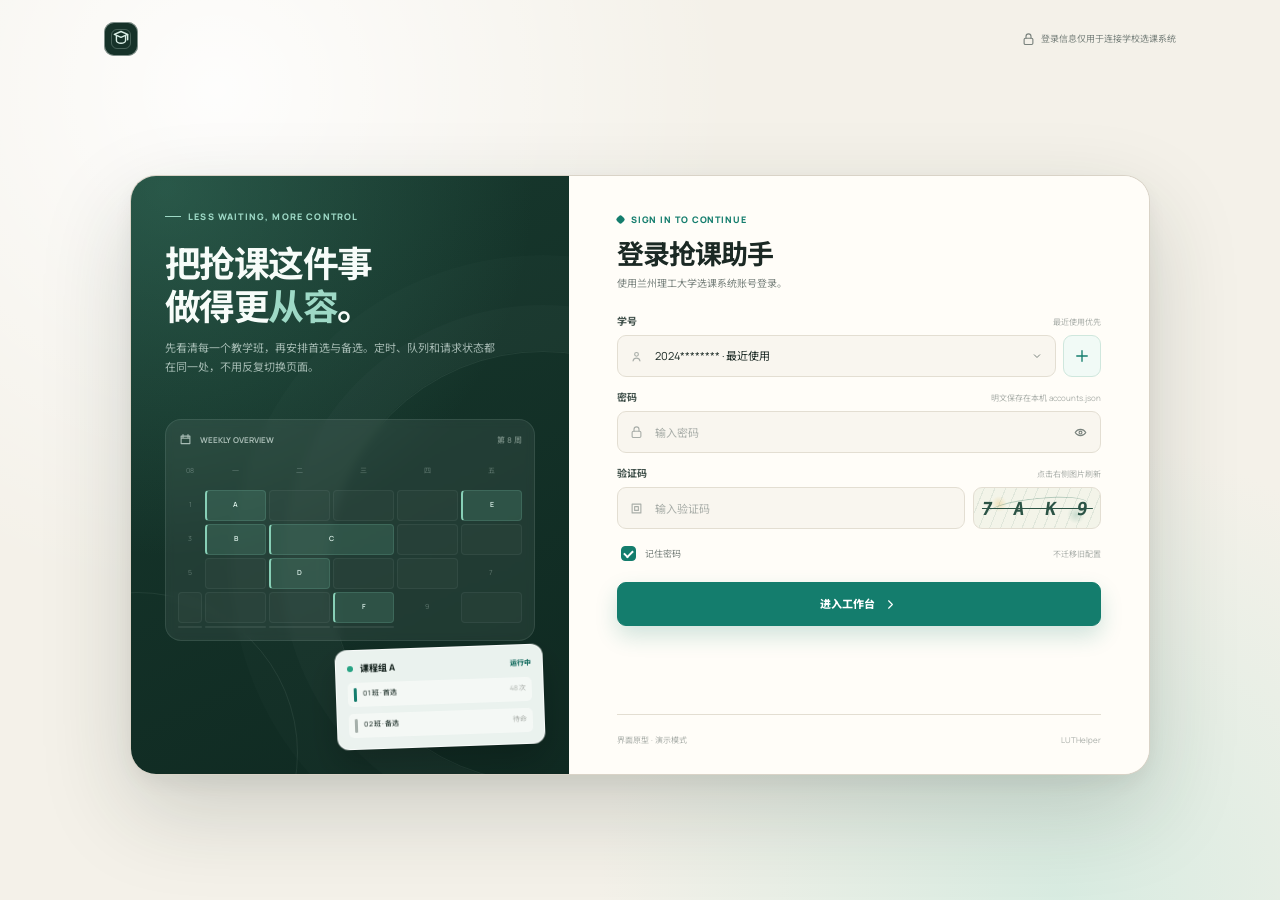
<file: prototype/login.html>
<!doctype html>
<html lang="zh-CN">
  <head>
    <meta charset="utf-8" />
    <meta name="viewport" content="width=device-width, initial-scale=1" />
    <meta name="description" content="LUTHelper 登录界面原型" />
    <title>登录 · 抢课助手</title>
    <link rel="icon" href="../../favicon.ico" />
    <link rel="stylesheet" href="assets/styles.css" />
  </head>
  <body class="login-page">
    <header class="login-brandbar">
      <div class="brand-mark" aria-hidden="true">
        <svg class="icon" viewBox="0 0 24 24">
          <path d="M4 6.5 12 3l8 3.5-8 3.5-8-3.5Z" />
          <path d="M6.5 8.5v5.2c0 1.8 2.5 3.3 5.5 3.3s5.5-1.5 5.5-3.3V8.5" />
          <path d="M20 7v6" />
        </svg>
      </div>
      <div class="brand-text">
        <span class="brand-name">抢课助手</span>
        <span class="brand-meta">LUT HELPER</span>
      </div>
      <span class="login-secure">
        <svg class="icon icon-sm" viewBox="0 0 24 24" aria-hidden="true">
          <rect x="5" y="10" width="14" height="10" rx="2" />
          <path d="M8 10V7a4 4 0 0 1 8 0v3" />
        </svg>
        登录信息仅用于连接学校选课系统
      </span>
    </header>

    <main class="login-stage">
      <section class="login-card" aria-label="登录抢课助手">
        <div class="login-visual" aria-hidden="true">
          <div class="visual-kicker">LESS WAITING, MORE CONTROL</div>
          <h1 class="visual-title">把抢课这件事<br />做得更<span>从容</span>。</h1>
          <p class="visual-copy">
            先看清每一个教学班，再安排首选与备选。定时、队列和请求状态都在同一处，不用反复切换页面。
          </p>

          <div class="visual-calendar">
            <div class="visual-calendar-head">
              <svg class="icon icon-sm" viewBox="0 0 24 24">
                <path d="M5 6.5h14v12H5zM8 4v5M16 4v5M5 10h14" />
              </svg>
              <span>WEEKLY OVERVIEW</span>
              <span>第 8 周</span>
            </div>
            <div class="visual-grid">
              <div class="visual-day">08</div>
              <div class="visual-day">一</div>
              <div class="visual-day">二</div>
              <div class="visual-day">三</div>
              <div class="visual-day">四</div>
              <div class="visual-day">五</div>
              <div class="visual-day">1</div>
              <div class="visual-course">A</div>
              <div class="visual-cell"></div>
              <div class="visual-cell"></div>
              <div class="visual-cell"></div>
              <div class="visual-course">E</div>
              <div class="visual-day">3</div>
              <div class="visual-course">B</div>
              <div class="visual-course" style="grid-column: span 2">C</div>
              <div class="visual-cell"></div>
              <div class="visual-cell"></div>
              <div class="visual-day">5</div>
              <div class="visual-cell"></div>
              <div class="visual-course">D</div>
              <div class="visual-cell"></div>
              <div class="visual-cell"></div>
              <div class="visual-day">7</div>
              <div class="visual-cell"></div>
              <div class="visual-cell"></div>
              <div class="visual-cell"></div>
              <div class="visual-course">F</div>
              <div class="visual-day">9</div>
              <div class="visual-cell"></div>
              <div class="visual-cell"></div>
              <div class="visual-cell"></div>
              <div class="visual-cell"></div>
              <div class="visual-cell"></div>
            </div>
          </div>

          <div class="visual-side-card">
            <div class="visual-side-card-head">
              <span class="status-dot"></span>
              <span>课程组 A</span>
              <span>运行中</span>
            </div>
            <div class="visual-mini-task"><span class="bar"></span><span>01 班 · 首选</span><span>48 次</span></div>
            <div class="visual-mini-task"><span class="bar" style="background: #a5afaa"></span><span>02 班 · 备选</span><span>待命</span></div>
          </div>
        </div>

        <div class="login-panel">
          <div class="login-panel-head">
            <div class="login-panel-kicker">SIGN IN TO CONTINUE</div>
            <h1>登录抢课助手</h1>
            <p>使用兰州理工大学选课系统账号登录。</p>
          </div>

          <form class="login-form" id="login-form" novalidate>
            <div class="field">
              <div class="field-label-row">
                <label class="field-label" for="account-select">学号</label>
                <span class="field-hint">最近使用优先</span>
              </div>
              <div class="account-row">
                <div class="input-wrap">
                  <svg class="icon icon-sm" viewBox="0 0 24 24" aria-hidden="true">
                    <circle cx="12" cy="8.5" r="3" />
                    <path d="M6.5 19c.6-3 2.5-4.5 5.5-4.5s4.9 1.5 5.5 4.5" />
                  </svg>
                  <select class="input select-input with-icon" id="account-select" aria-label="选择已保存账号">
                    <option value="2024********">2024******** · 最近使用</option>
                    <option value="2023********">2023********</option>
                    <option value="__new__">＋ 新增账号</option>
                  </select>
                </div>
                <button class="add-account" type="button" title="新增账号" data-action="new-account">
                  <svg class="icon" viewBox="0 0 24 24" aria-hidden="true">
                    <path d="M12 5v14M5 12h14" />
                  </svg>
                </button>
              </div>
            </div>

            <div class="field" id="new-username-field" hidden>
              <label class="field-label" for="new-username">新学号</label>
              <div class="input-wrap">
                <svg class="icon icon-sm" viewBox="0 0 24 24" aria-hidden="true">
                  <circle cx="12" cy="8.5" r="3" />
                  <path d="M6.5 19c.6-3 2.5-4.5 5.5-4.5s4.9 1.5 5.5 4.5" />
                </svg>
                <input class="input with-icon" id="new-username" type="text" placeholder="输入学号" inputmode="numeric" autocomplete="username" />
              </div>
            </div>

            <div class="field">
              <div class="field-label-row">
                <label class="field-label" for="password">密码</label>
                <span class="field-hint">明文保存在本机 accounts.json</span>
              </div>
              <div class="input-wrap">
                <svg class="icon icon-sm" viewBox="0 0 24 24" aria-hidden="true">
                  <rect x="5" y="10" width="14" height="10" rx="2" />
                  <path d="M8 10V7a4 4 0 0 1 8 0v3" />
                </svg>
                <input class="input with-icon with-action" id="password" type="password" placeholder="输入密码" autocomplete="current-password" />
                <button class="input-action" type="button" data-action="toggle-password" aria-label="显示密码">
                  <svg class="icon icon-sm" viewBox="0 0 24 24" aria-hidden="true">
                    <path d="M3.5 12s3.1-5 8.5-5 8.5 5 8.5 5-3.1 5-8.5 5-8.5-5-8.5-5Z" />
                    <circle cx="12" cy="12" r="2.3" />
                  </svg>
                </button>
              </div>
            </div>

            <div class="field">
              <div class="field-label-row">
                <label class="field-label" for="captcha">验证码</label>
                <span class="field-hint">点击右侧图片刷新</span>
              </div>
              <div class="captcha-row">
                <div class="input-wrap">
                  <svg class="icon icon-sm" viewBox="0 0 24 24" aria-hidden="true">
                    <path d="M5 5h14v14H5z" />
                    <path d="M9 9h6v6H9z" />
                  </svg>
                  <input class="input with-icon" id="captcha" type="text" placeholder="输入验证码" autocomplete="off" maxlength="8" />
                </div>
                <button class="captcha-box" type="button" data-action="refresh-captcha" aria-label="刷新验证码">
                  <span>7 A K 9</span>
                </button>
              </div>
            </div>

            <div class="form-options">
              <label class="check-label">
                <input class="checkbox" id="remember-password" type="checkbox" checked />
                记住密码
              </label>
              <span style="flex: 1"></span>
              <span class="field-hint">不迁移旧配置</span>
            </div>

            <div class="login-info" id="login-error" role="alert" hidden>
              <svg class="icon icon-sm" viewBox="0 0 24 24" aria-hidden="true">
                <path d="M12 4 3.7 19h16.6L12 4Z" />
                <path d="M12 9v4M12 16.5v.1" />
              </svg>
              <span id="login-error-text">请输入密码和验证码。</span>
            </div>

            <button class="login-button" id="login-button" type="submit">
              <span id="login-button-label">进入工作台</span>
              <svg class="icon icon-sm" viewBox="0 0 24 24" aria-hidden="true">
                <path d="m9 6 6 6-6 6" />
              </svg>
            </button>
          </form>

          <div class="login-panel-footer">
            <span>界面原型 · 演示模式</span>
            <span>LUTHelper</span>
          </div>
        </div>
      </section>
    </main>

    <div class="toast-region" data-toast-region></div>
    <script>
      (() => {
        const form = document.getElementById("login-form");
        const accountSelect = document.getElementById("account-select");
        const newField = document.getElementById("new-username-field");
        const newUsername = document.getElementById("new-username");
        const password = document.getElementById("password");
        const captcha = document.getElementById("captcha");
        const remember = document.getElementById("remember-password");
        const error = document.getElementById("login-error");
        const errorText = document.getElementById("login-error-text");
        const button = document.getElementById("login-button");
        const label = document.getElementById("login-button-label");
        const icon = button.querySelector("svg");

        function setNewAccount(force) {
          const isNew = force || accountSelect.value === "__new__";
          newField.hidden = !isNew;
          if (isNew) {
            accountSelect.value = "__new__";
            newUsername.focus();
          }
        }

        function showError(message) {
          errorText.textContent = message;
          error.hidden = false;
        }

        function clearError() {
          error.hidden = true;
        }

        accountSelect.addEventListener("change", () => {
          clearError();
          setNewAccount(false);
          if (accountSelect.value === "2023********") {
            password.value = "example-password";
          }
        });

        document.querySelector('[data-action="new-account"]').addEventListener("click", () => {
          clearError();
          setNewAccount(true);
        });

        document.querySelector('[data-action="toggle-password"]').addEventListener("click", (event) => {
          const visible = password.type === "text";
          password.type = visible ? "password" : "text";
          event.currentTarget.setAttribute("aria-label", visible ? "显示密码" : "隐藏密码");
          event.currentTarget.classList.toggle("active", !visible);
        });

        document.querySelector('[data-action="refresh-captcha"]').addEventListener("click", function () {
          clearError();
          captcha.value = "";
          const box = this;
          box.querySelector("span").textContent = "刷新中";
          box.disabled = true;
          setTimeout(() => {
            const chars = "ABCDEFGHJKLMNPQRSTUVWXYZ23456789";
            const value = Array.from({ length: 4 }, () => chars[Math.floor(Math.random() * chars.length)]).join(" ");
            box.querySelector("span").textContent = `${value.slice(0, 1)} ${value.slice(2, 3)} ${value.slice(4, 5)} ${value.slice(6, 7)}`;
            box.disabled = false;
            captcha.focus();
          }, 420);
        });

        [newUsername, password, captcha].forEach((input) => {
          input.addEventListener("input", clearError);
        });

        form.addEventListener("submit", (event) => {
          event.preventDefault();
          clearError();
          const username = accountSelect.value === "__new__" ? newUsername.value.trim() : accountSelect.value;
          if (!/^\d{8,}$/.test(username) && username !== "2024********" && username !== "2023********") {
            showError("请输入有效学号。");
            (accountSelect.value === "__new__" ? newUsername : password).focus();
            return;
          }
          if (!password.value.trim()) {
            showError("请输入密码。");
            password.focus();
            return;
          }
          if (!captcha.value.trim()) {
            showError("请输入验证码。");
            captcha.focus();
            return;
          }
          if (captcha.value.replace(/\s/g, "").length < 4) {
            showError("验证码格式不正确，请点击图片刷新后重试。");
            captcha.focus();
            return;
          }

          button.disabled = true;
          label.textContent = "正在验证…";
          icon.outerHTML = '<span class="spinner" aria-hidden="true"></span>';
          setTimeout(() => {
            window.location.href = "index.html";
          }, 800);
        });
      })();
    </script>
  </body>
</html>
</file>
<file: prototype/assets/styles.css>
@import url("https://fonts.googleapis.com/css2?family=Manrope:wght@400;500;600;700;800&family=Noto+Sans+SC:wght@400;500;600;700&display=swap");

:root {
  --bg: #f4f1e9;
  --bg-deep: #ebe6dc;
  --surface: #fffdf8;
  --surface-soft: #f9f6ef;
  --surface-tint: #eef7f2;
  --ink: #1b2924;
  --ink-soft: #40504a;
  --muted: #79827d;
  --faint: #a9aea9;
  --line: #e3ded2;
  --line-strong: #d5cfc2;
  --teal: #147d6d;
  --teal-strong: #0d675a;
  --teal-soft: #dcefe8;
  --teal-pale: #f1faf6;
  --amber: #b97713;
  --amber-soft: #fbefd9;
  --red: #bb4b42;
  --red-soft: #fbe8e4;
  --blue: #3e6f9b;
  --blue-soft: #eaf2f8;
  --nav: #163229;
  --nav-deep: #10241e;
  --nav-text: #d9e9e1;
  --shadow-sm: 0 1px 2px rgba(28, 38, 33, 0.04), 0 6px 18px rgba(28, 38, 33, 0.035);
  --shadow-md: 0 16px 42px rgba(28, 38, 33, 0.09);
  --shadow-lg: 0 30px 80px rgba(15, 31, 25, 0.2);
  --radius-sm: 8px;
  --radius-md: 12px;
  --radius-lg: 18px;
  --radius-xl: 26px;
  --font-sans: "Manrope", "Segoe UI Variable", "Microsoft YaHei UI", "Noto Sans SC", sans-serif;
  --font-cn: "Noto Sans SC", "Microsoft YaHei UI", "Segoe UI Variable", sans-serif;
  --transition: 180ms cubic-bezier(0.2, 0.7, 0.2, 1);
}

* {
  box-sizing: border-box;
}

html {
  color-scheme: light;
  background: var(--bg);
}

body {
  margin: 0;
  min-width: 100%;
  min-height: 100vh;
  color: var(--ink);
  background:
    radial-gradient(circle at 8% 0%, rgba(255, 253, 248, 0.96) 0, transparent 31rem),
    radial-gradient(circle at 100% 100%, rgba(207, 234, 224, 0.5) 0, transparent 30rem),
    var(--bg);
  font-family: var(--font-sans);
  font-size: 14px;
  line-height: 1.5;
  -webkit-font-smoothing: antialiased;
}

button,
input,
select {
  font: inherit;
}

button {
  color: inherit;
}

button,
[role="button"],
select,
label {
  -webkit-tap-highlight-color: transparent;
}

button:focus-visible,
input:focus-visible,
select:focus-visible,
[tabindex]:focus-visible {
  outline: 3px solid rgba(20, 125, 109, 0.22);
  outline-offset: 2px;
}

svg {
  display: block;
}

.icon {
  width: 18px;
  height: 18px;
  flex: 0 0 auto;
  fill: none;
  stroke: currentColor;
  stroke-width: 1.8;
  stroke-linecap: round;
  stroke-linejoin: round;
}

.icon-sm {
  width: 15px;
  height: 15px;
}

.icon-lg {
  width: 22px;
  height: 22px;
}

.sr-only {
  position: absolute;
  width: 1px;
  height: 1px;
  padding: 0;
  margin: -1px;
  overflow: hidden;
  clip: rect(0, 0, 0, 0);
  white-space: nowrap;
  border: 0;
}

[hidden] {
  display: none !important;
}

.muted {
  color: var(--muted);
}

.mono {
  font-variant-numeric: tabular-nums;
  letter-spacing: -0.01em;
}

.app-shell {
  display: grid;
  grid-template-columns: 224px minmax(0, 1fr);
  min-height: 100vh;
}

.sidebar {
  position: sticky;
  top: 0;
  z-index: 30;
  display: flex;
  flex-direction: column;
  height: 100vh;
  padding: 20px 14px 16px;
  overflow: hidden;
  color: var(--nav-text);
  background:
    radial-gradient(circle at 14% 2%, rgba(54, 126, 104, 0.25), transparent 19rem),
    linear-gradient(165deg, var(--nav) 0%, var(--nav-deep) 100%);
}

.sidebar::after {
  position: absolute;
  right: -76px;
  bottom: 80px;
  width: 240px;
  height: 240px;
  content: "";
  border: 1px solid rgba(196, 231, 217, 0.09);
  border-radius: 50%;
  box-shadow:
    0 0 0 28px rgba(196, 231, 217, 0.025),
    0 0 0 64px rgba(196, 231, 217, 0.018);
  pointer-events: none;
}

.brand {
  position: relative;
  z-index: 1;
  display: flex;
  align-items: center;
  gap: 11px;
  padding: 2px 8px 22px;
}

.brand-mark {
  position: relative;
  display: grid;
  width: 38px;
  height: 38px;
  place-items: center;
  color: #12372d;
  background: #d7eee5;
  border-radius: 12px;
  box-shadow: inset 0 0 0 1px rgba(255, 255, 255, 0.45);
}

.brand-mark::after {
  position: absolute;
  inset: 7px;
  content: "";
  border: 1px solid rgba(18, 55, 45, 0.24);
  border-radius: 6px;
}

.brand-mark .icon {
  position: relative;
  z-index: 1;
  width: 20px;
  height: 20px;
  stroke-width: 1.7;
}

.brand-text {
  display: flex;
  flex-direction: column;
  gap: 1px;
}

.brand-name {
  color: #f4fbf7;
  font-size: 16px;
  font-weight: 700;
  letter-spacing: 0.01em;
}

.brand-meta {
  color: rgba(220, 239, 230, 0.56);
  font-size: 10px;
  font-weight: 600;
  letter-spacing: 0.13em;
  text-transform: uppercase;
}

.nav-section {
  position: relative;
  z-index: 1;
  margin-top: 14px;
}

.nav-label {
  padding: 0 11px 8px;
  color: rgba(220, 239, 230, 0.42);
  font-size: 10px;
  font-weight: 700;
  letter-spacing: 0.12em;
}

.nav-list {
  display: grid;
  gap: 5px;
  margin: 0;
  padding: 0;
  list-style: none;
}

.nav-link {
  position: relative;
  display: flex;
  align-items: center;
  gap: 12px;
  width: 100%;
  padding: 11px 12px;
  color: rgba(222, 239, 231, 0.68);
  text-align: left;
  background: transparent;
  border: 0;
  border-radius: 11px;
  cursor: pointer;
  transition: background var(--transition), color var(--transition), transform var(--transition);
}

.nav-link::before {
  position: absolute;
  left: 0;
  width: 3px;
  height: 17px;
  content: "";
  background: #9ed9c6;
  border-radius: 0 3px 3px 0;
  opacity: 0;
  transform: translateX(-12px);
  transition: opacity var(--transition), transform var(--transition);
}

.nav-link:hover {
  color: #f2fbf6;
  background: rgba(255, 255, 255, 0.055);
}

.nav-link.active {
  color: #ffffff;
  background: rgba(198, 234, 220, 0.12);
}

.nav-link.active::before {
  opacity: 1;
  transform: translateX(0);
}

.nav-link .nav-count {
  min-width: 21px;
  margin-left: auto;
  padding: 1px 6px;
  color: #bce2d4;
  font-size: 10px;
  font-weight: 700;
  text-align: center;
  background: rgba(188, 226, 212, 0.12);
  border-radius: 999px;
}

.sidebar-footer {
  position: relative;
  z-index: 1;
  display: grid;
  gap: 10px;
  margin-top: auto;
  padding: 14px 6px 0;
}

.batch-note {
  padding: 13px;
  background: rgba(255, 255, 255, 0.045);
  border: 1px solid rgba(218, 239, 230, 0.08);
  border-radius: 13px;
}

.batch-note-label {
  color: rgba(222, 239, 231, 0.44);
  font-size: 9px;
  font-weight: 700;
  letter-spacing: 0.11em;
}

.batch-note-title {
  display: flex;
  align-items: center;
  gap: 7px;
  margin-top: 6px;
  color: #e7f5ee;
  font-size: 12px;
  font-weight: 600;
  line-height: 1.4;
}

.batch-note-dot {
  width: 6px;
  height: 6px;
  flex: 0 0 auto;
  background: #75c9ad;
  border-radius: 50%;
  box-shadow: 0 0 0 4px rgba(117, 201, 173, 0.09);
}

.shell-main {
  display: flex;
  min-width: 0;
  flex-direction: column;
}

.topbar {
  position: sticky;
  top: 0;
  z-index: 25;
  display: flex;
  min-height: 72px;
  align-items: center;
  gap: 18px;
  padding: 11px 26px;
  background: rgba(255, 253, 248, 0.88);
  border-bottom: 1px solid rgba(213, 207, 194, 0.8);
  backdrop-filter: blur(16px);
}

.topbar-left {
  display: flex;
  min-width: 0;
  align-items: center;
  gap: 10px;
}

.eyebrow {
  color: var(--muted);
  font-size: 10px;
  font-weight: 700;
  letter-spacing: 0.12em;
  text-transform: uppercase;
}

.page-breadcrumb {
  display: flex;
  align-items: center;
  gap: 7px;
  color: var(--ink-soft);
  font-size: 12px;
  font-weight: 600;
}

.page-breadcrumb .slash {
  color: var(--faint);
}

.session-pill {
  display: inline-flex;
  align-items: center;
  gap: 7px;
  padding: 5px 9px;
  color: var(--teal-strong);
  font-size: 11px;
  font-weight: 700;
  background: var(--teal-pale);
  border: 1px solid #cfe7dd;
  border-radius: 999px;
}

.session-pill .dot {
  width: 6px;
  height: 6px;
  background: #28a486;
  border-radius: 50%;
  box-shadow: 0 0 0 3px rgba(40, 164, 134, 0.1);
}

.topbar-right {
  display: flex;
  align-items: center;
  gap: 10px;
  margin-left: auto;
}

.batch-select-wrap {
  position: relative;
  display: flex;
  align-items: center;
}

.batch-select-wrap .icon {
  position: absolute;
  left: 10px;
  z-index: 1;
  color: var(--muted);
  pointer-events: none;
}

.batch-select {
  max-width: 208px;
  padding: 8px 28px 8px 32px;
  overflow: hidden;
  color: var(--ink-soft);
  font-size: 11px;
  font-weight: 600;
  text-overflow: ellipsis;
  white-space: nowrap;
  appearance: none;
  background: var(--surface-soft)
    url("data:image/svg+xml,%3Csvg xmlns='http://www.w3.org/2000/svg' width='12' height='12' viewBox='0 0 24 24' fill='none' stroke='%2379827d' stroke-width='2'%3E%3Cpath d='m6 9 6 6 6-6'/%3E%3C/svg%3E")
    no-repeat right 10px center;
  border: 1px solid var(--line);
  border-radius: 9px;
  cursor: pointer;
}

.icon-button {
  display: inline-grid;
  width: 36px;
  height: 36px;
  flex: 0 0 auto;
  place-items: center;
  color: var(--ink-soft);
  background: transparent;
  border: 1px solid transparent;
  border-radius: 9px;
  cursor: pointer;
  transition: background var(--transition), border-color var(--transition), color var(--transition);
}

.icon-button:hover {
  color: var(--ink);
  background: var(--surface-soft);
  border-color: var(--line);
}

.icon-button.is-muted {
  color: var(--faint);
}

.icon-button.active {
  color: var(--teal);
  background: var(--teal-pale);
  border-color: #cfe7dd;
}

.user-chip {
  display: flex;
  align-items: center;
  gap: 9px;
  padding: 4px 4px 4px 10px;
  background: var(--surface-soft);
  border: 1px solid var(--line);
  border-radius: 12px;
}

.user-copy {
  display: flex;
  min-width: 0;
  flex-direction: column;
  gap: 0;
  line-height: 1.35;
}

.user-name {
  max-width: 150px;
  overflow: hidden;
  color: var(--ink);
  font-size: 11px;
  font-weight: 700;
  text-overflow: ellipsis;
  white-space: nowrap;
}

.user-meta {
  max-width: 180px;
  overflow: hidden;
  color: var(--muted);
  font-size: 9px;
  text-overflow: ellipsis;
  white-space: nowrap;
}

.avatar {
  display: grid;
  width: 31px;
  height: 31px;
  place-items: center;
  color: var(--teal-strong);
  font-size: 11px;
  font-weight: 800;
  background: #d9eee6;
  border-radius: 9px;
}

.main-content {
  flex: 1;
  min-height: 0;
  padding: 22px 26px 86px;
}

.page {
  display: none;
  animation: page-in 240ms ease-out both;
}

.page.active {
  display: block;
}

@keyframes page-in {
  from {
    opacity: 0;
    transform: translateY(5px);
  }
  to {
    opacity: 1;
    transform: translateY(0);
  }
}

.page-heading {
  display: flex;
  align-items: flex-end;
  justify-content: space-between;
  gap: 18px;
  margin-bottom: 17px;
}

.heading-copy {
  min-width: 0;
}

.heading-kicker {
  display: flex;
  align-items: center;
  gap: 7px;
  margin-bottom: 5px;
  color: var(--teal);
  font-size: 10px;
  font-weight: 800;
  letter-spacing: 0.11em;
  text-transform: uppercase;
}

.heading-kicker::before {
  width: 18px;
  height: 1px;
  content: "";
  background: var(--teal);
}

.page-title {
  margin: 0;
  color: var(--ink);
  font-family: var(--font-cn);
  font-size: clamp(22px, 2.1vw, 29px);
  font-weight: 700;
  letter-spacing: -0.035em;
  line-height: 1.2;
}

.page-subtitle {
  margin: 6px 0 0;
  color: var(--muted);
  font-size: 12px;
}

.page-actions {
  display: flex;
  flex-wrap: wrap;
  align-items: center;
  justify-content: flex-end;
  gap: 8px;
}

.button {
  display: inline-flex;
  min-height: 36px;
  align-items: center;
  justify-content: center;
  gap: 7px;
  padding: 7px 12px;
  color: var(--ink-soft);
  font-size: 11px;
  font-weight: 700;
  white-space: nowrap;
  background: var(--surface);
  border: 1px solid var(--line-strong);
  border-radius: 9px;
  cursor: pointer;
  transition: background var(--transition), border-color var(--transition), color var(--transition), box-shadow var(--transition);
}

.button:hover {
  color: var(--ink);
  background: #ffffff;
  border-color: #bfc8c2;
  box-shadow: var(--shadow-sm);
}

.button.primary {
  color: #ffffff;
  background: var(--teal);
  border-color: var(--teal);
  box-shadow: 0 7px 16px rgba(20, 125, 109, 0.17);
}

.button.primary:hover {
  background: var(--teal-strong);
  border-color: var(--teal-strong);
}

.button.ghost {
  background: transparent;
  border-color: transparent;
}

.button.ghost:hover {
  background: var(--surface-soft);
  border-color: var(--line);
}

.button.danger {
  color: var(--red);
  border-color: #eccdc9;
}

.button.danger:hover {
  background: var(--red-soft);
  border-color: #e2bcb6;
}

.button.small {
  min-height: 30px;
  padding: 5px 9px;
  font-size: 10px;
}

.button .spinner {
  width: 13px;
  height: 13px;
  border: 2px solid rgba(255, 255, 255, 0.34);
  border-top-color: currentColor;
  border-radius: 50%;
  animation: spin 700ms linear infinite;
}

@keyframes spin {
  to {
    transform: rotate(360deg);
  }
}

.card {
  position: relative;
  min-width: 0;
  background: rgba(255, 253, 248, 0.94);
  border: 1px solid var(--line);
  border-radius: var(--radius-lg);
  box-shadow: var(--shadow-sm);
}

.card-header {
  display: flex;
  min-height: 57px;
  align-items: center;
  gap: 12px;
  padding: 12px 15px;
  border-bottom: 1px solid var(--line);
}

.card-title-wrap {
  display: flex;
  min-width: 0;
  flex-direction: column;
  gap: 2px;
}

.card-title {
  color: var(--ink);
  font-size: 12px;
  font-weight: 800;
  letter-spacing: -0.01em;
}

.card-subtitle {
  color: var(--muted);
  font-size: 10px;
}

.card-tools {
  display: flex;
  align-items: center;
  gap: 6px;
  margin-left: auto;
}

.count-badge {
  display: inline-flex;
  align-items: center;
  justify-content: center;
  min-width: 22px;
  height: 20px;
  padding: 0 6px;
  color: var(--teal-strong);
  font-size: 10px;
  font-weight: 800;
  background: var(--teal-pale);
  border-radius: 6px;
}

.status-chip {
  display: inline-flex;
  align-items: center;
  gap: 5px;
  padding: 3px 7px;
  color: var(--ink-soft);
  font-size: 9px;
  font-weight: 700;
  white-space: nowrap;
  background: var(--surface-soft);
  border: 1px solid var(--line);
  border-radius: 999px;
}

.status-chip::before {
  width: 5px;
  height: 5px;
  content: "";
  background: var(--faint);
  border-radius: 50%;
}

.status-chip.live {
  color: var(--teal-strong);
  background: var(--teal-pale);
  border-color: #cfe7dd;
}

.status-chip.live::before {
  background: #27a283;
  box-shadow: 0 0 0 3px rgba(39, 162, 131, 0.1);
}

.status-chip.warn {
  color: var(--amber);
  background: var(--amber-soft);
  border-color: #f1dfba;
}

.status-chip.warn::before {
  background: #d19632;
}

.status-chip.danger {
  color: var(--red);
  background: var(--red-soft);
  border-color: #efd4d0;
}

.status-chip.danger::before {
  background: #c75a4d;
}

.status-chip.neutral::before {
  background: #9ca39e;
}

.workspace-grid {
  display: grid;
  grid-template-columns: minmax(0, 1.62fr) minmax(330px, 0.98fr);
  gap: 16px;
  align-items: stretch;
}

.course-browser,
.queue-panel {
  min-height: calc(100vh - 196px);
}

.course-browser {
  display: flex;
  min-width: 0;
  flex-direction: column;
  overflow: hidden;
}

.browser-toolbar {
  display: flex;
  flex-wrap: wrap;
  align-items: center;
  gap: 8px;
  padding: 12px 15px 10px;
  border-bottom: 1px solid var(--line);
}

.type-tabs {
  display: flex;
  flex-wrap: wrap;
  gap: 4px;
  padding: 3px;
  background: var(--surface-soft);
  border: 1px solid var(--line);
  border-radius: 10px;
}

.type-tab {
  min-height: 28px;
  padding: 4px 9px;
  color: var(--muted);
  font-size: 10px;
  font-weight: 700;
  background: transparent;
  border: 0;
  border-radius: 7px;
  cursor: pointer;
  transition: background var(--transition), color var(--transition), box-shadow var(--transition);
}

.type-tab:hover {
  color: var(--ink-soft);
}

.type-tab.active {
  color: var(--ink);
  background: var(--surface);
  box-shadow: 0 1px 2px rgba(25, 35, 31, 0.08);
}

.toolbar-divider {
  width: 1px;
  height: 22px;
  margin: 0 2px;
  background: var(--line);
}

.select-compact {
  height: 32px;
  padding: 4px 28px 4px 9px;
  color: var(--ink-soft);
  font-size: 10px;
  font-weight: 600;
  appearance: none;
  background: var(--surface-soft)
    url("data:image/svg+xml,%3Csvg xmlns='http://www.w3.org/2000/svg' width='12' height='12' viewBox='0 0 24 24' fill='none' stroke='%2379827d' stroke-width='2'%3E%3Cpath d='m6 9 6 6 6-6'/%3E%3C/svg%3E")
    no-repeat right 9px center;
  border: 1px solid var(--line);
  border-radius: 8px;
  cursor: pointer;
}

.search-field {
  position: relative;
  display: flex;
  min-width: 170px;
  height: 32px;
  align-items: center;
  flex: 1;
}

.search-field .icon {
  position: absolute;
  left: 10px;
  color: var(--faint);
  pointer-events: none;
}

.search-input {
  width: 100%;
  height: 100%;
  padding: 4px 30px 4px 32px;
  color: var(--ink);
  font-size: 10px;
  outline: 0;
  background: var(--surface-soft);
  border: 1px solid var(--line);
  border-radius: 8px;
  transition: border-color var(--transition), background var(--transition), box-shadow var(--transition);
}

.search-input::placeholder {
  color: var(--faint);
}

.search-input:focus {
  background: #ffffff;
  border-color: #93c8b7;
  box-shadow: 0 0 0 3px rgba(20, 125, 109, 0.08);
}

.search-clear {
  position: absolute;
  right: 5px;
  display: grid;
  width: 22px;
  height: 22px;
  place-items: center;
  color: var(--faint);
  background: transparent;
  border: 0;
  border-radius: 5px;
  cursor: pointer;
}

.search-clear:hover {
  color: var(--ink-soft);
  background: var(--bg-deep);
}

.filter-panel {
  display: flex;
  flex-wrap: wrap;
  align-items: center;
  gap: 10px 15px;
  padding: 10px 15px;
  background: #f8f6f0;
  border-bottom: 1px solid var(--line);
  animation: panel 180ms ease-out both;
}

@keyframes panel {
  from {
    opacity: 0;
    transform: translateY(-3px);
  }
  to {
    opacity: 1;
    transform: translateY(0);
  }
}

.filter-group {
  display: inline-flex;
  align-items: center;
  gap: 7px;
  color: var(--ink-soft);
  font-size: 10px;
  font-weight: 600;
}

.switch {
  position: relative;
  display: inline-flex;
  width: 29px;
  height: 17px;
  flex: 0 0 auto;
  align-items: center;
  padding: 2px;
  background: #d6d9d5;
  border: 0;
  border-radius: 999px;
  cursor: pointer;
  transition: background var(--transition);
}

.switch::after {
  width: 13px;
  height: 13px;
  content: "";
  background: #ffffff;
  border-radius: 50%;
  box-shadow: 0 1px 3px rgba(22, 39, 32, 0.2);
  transition: transform var(--transition);
}

.switch[aria-checked="true"] {
  background: var(--teal);
}

.switch[aria-checked="true"]::after {
  transform: translateX(12px);
}

.table-wrap {
  min-width: 0;
  overflow: auto;
}

.course-table,
.selected-table {
  width: 100%;
  min-width: 720px;
  border-collapse: separate;
  border-spacing: 0;
  font-size: 10px;
}

.course-table th,
.selected-table th {
  position: sticky;
  top: 0;
  z-index: 2;
  padding: 10px 10px;
  color: var(--muted);
  font-size: 9px;
  font-weight: 700;
  text-align: left;
  white-space: nowrap;
  background: #faf8f3;
  border-bottom: 1px solid var(--line);
}

.course-table td,
.selected-table td {
  height: 52px;
  padding: 8px 10px;
  color: var(--ink-soft);
  vertical-align: middle;
  border-bottom: 1px solid #eeeae1;
}

.course-table tbody tr,
.selected-table tbody tr {
  transition: background var(--transition);
}

.course-table tbody tr:hover,
.selected-table tbody tr:hover {
  background: #fbfaf6;
}

.course-table tbody tr.is-selected {
  background: var(--teal-pale);
}

.course-table tbody tr.is-selected td:first-child {
  box-shadow: inset 3px 0 0 var(--teal);
}

.course-table th:first-child,
.course-table td:first-child,
.selected-table th:first-child,
.selected-table td:first-child {
  padding-left: 15px;
}

.course-table th:last-child,
.course-table td:last-child,
.selected-table th:last-child,
.selected-table td:last-child {
  padding-right: 15px;
}

.checkbox {
  position: relative;
  display: inline-grid;
  width: 15px;
  height: 15px;
  place-items: center;
  appearance: none;
  background: #ffffff;
  border: 1px solid #c7cec9;
  border-radius: 4px;
  cursor: pointer;
}

.checkbox::after {
  width: 7px;
  height: 4px;
  content: "";
  border-bottom: 2px solid #ffffff;
  border-left: 2px solid #ffffff;
  opacity: 0;
  transform: translateY(-1px) rotate(-45deg);
}

.checkbox:checked {
  background: var(--teal);
  border-color: var(--teal);
}

.checkbox:checked::after {
  opacity: 1;
}

.add-course {
  display: inline-flex;
  min-height: 27px;
  align-items: center;
  justify-content: center;
  gap: 0;
  padding: 3px;
  color: var(--teal-strong);
  font-size: 8px;
  font-weight: 700;
  white-space: nowrap;
  background: transparent;
  border: 1px solid transparent;
  border-radius: 999px;
  cursor: pointer;
  transition: color var(--transition), background var(--transition), border-color var(--transition);
}

.add-course > span {
  display: none;
}

.add-course > .icon {
  width: 24px;
  height: 24px;
  padding: 5px;
  background: var(--teal-pale);
  border: 1px solid #cfe4dc;
  border-radius: 50%;
}

.add-course:hover {
  color: var(--teal);
  background: transparent;
  border-color: transparent;
}

.add-course:hover > .icon {
  color: #ffffff;
  background: var(--teal);
  border-color: var(--teal);
}

.add-course.is-added,
.add-course:disabled {
  color: var(--teal-strong);
  background: transparent;
  border-color: transparent;
  cursor: pointer;
  opacity: 1;
}

.add-course.is-added > .icon {
  color: #ffffff;
  background: var(--teal);
  border-color: var(--teal);
}

.add-course.is-added:hover {
  color: var(--red);
  background: transparent;
  border-color: transparent;
}

.add-course.is-added:hover > .icon {
  color: #ffffff;
  background: var(--red);
  border-color: var(--red);
}

.course-table tbody tr.is-added {
  background: #fbfdfb;
}

.course-table tbody tr.is-added td:first-child {
  box-shadow: inset 2px 0 0 #8dcbbb;
}

.course-name {
  max-width: 210px;
  overflow: hidden;
  color: var(--ink);
  font-size: 11px;
  font-weight: 700;
  text-overflow: ellipsis;
  white-space: nowrap;
}

.course-name-button {
  display: block;
  max-width: 100%;
  padding: 0;
  overflow: hidden;
  color: inherit;
  font: inherit;
  text-align: left;
  text-overflow: ellipsis;
  white-space: nowrap;
  background: transparent;
  border: 0;
  cursor: pointer;
}

.course-name-button:hover {
  color: var(--teal-strong);
  text-decoration: underline;
  text-underline-offset: 3px;
}

.course-code {
  margin-top: 2px;
  color: var(--faint);
  font-size: 8px;
  font-weight: 600;
  letter-spacing: 0.04em;
}

.capacity {
  display: flex;
  min-width: 82px;
  align-items: center;
  gap: 8px;
}

.capacity-bar {
  width: 48px;
  height: 4px;
  overflow: hidden;
  background: #e8e5dd;
  border-radius: 999px;
}

.capacity-bar span {
  display: block;
  height: 100%;
  background: var(--teal);
  border-radius: inherit;
}

.capacity-bar.warn span {
  background: #c58a2c;
}

.capacity-bar.full span {
  background: #c55e51;
}

.capacity-text {
  color: var(--ink-soft);
  font-size: 9px;
  font-weight: 700;
  font-variant-numeric: tabular-nums;
}

.teacher {
  max-width: 92px;
  overflow: hidden;
  text-overflow: ellipsis;
  white-space: nowrap;
}

.time-cell {
  max-width: 196px;
  overflow: hidden;
  color: var(--muted);
  text-overflow: ellipsis;
  white-space: nowrap;
}

.conflict-mark {
  display: inline-flex;
  align-items: center;
  gap: 3px;
  height: 18px;
  padding: 0 5px;
  color: var(--red);
  font-size: 8px;
  font-weight: 700;
  background: var(--red-soft);
  border-radius: 4px;
}

.conflict-mark .icon {
  width: 10px;
  height: 10px;
}

.more-button {
  display: inline-grid;
  width: 27px;
  height: 27px;
  place-items: center;
  color: var(--muted);
  background: transparent;
  border: 0;
  border-radius: 6px;
  cursor: pointer;
}

.more-button:hover {
  color: var(--ink);
  background: var(--surface-soft);
}

.table-footer {
  display: flex;
  min-height: 46px;
  align-items: center;
  gap: 8px;
  padding: 9px 15px;
  color: var(--muted);
  font-size: 9px;
  border-top: 1px solid var(--line);
}

.table-footer .selection-summary {
  color: var(--teal-strong);
  font-weight: 700;
}

.table-footer .spacer {
  flex: 1;
}

.queue-panel {
  display: flex;
  min-width: 0;
  flex-direction: column;
  overflow: hidden;
}

.queue-header {
  display: flex;
  align-items: center;
  gap: 10px;
  padding: 14px 15px 12px;
  border-bottom: 1px solid var(--line);
}

.queue-header-copy {
  display: flex;
  min-width: 0;
  flex-direction: column;
  gap: 3px;
}

.queue-title {
  display: flex;
  align-items: center;
  gap: 7px;
  color: var(--ink);
  font-size: 13px;
  font-weight: 800;
}

.queue-subtitle {
  color: var(--muted);
  font-size: 9px;
}

.queue-actions {
  display: flex;
  gap: 5px;
  margin-left: auto;
}

.queue-run-button {
  min-height: 34px;
  padding: 7px 13px;
  font-size: 10px;
  box-shadow: 0 7px 16px rgba(20, 125, 109, 0.13);
}

.queue-run-button.is-stop,
.queue-run-button.is-stop:hover {
  color: #ffffff;
  background: var(--red);
  border-color: var(--red);
  box-shadow: 0 7px 16px rgba(187, 75, 66, 0.2);
}

.parameters-strip {
  display: grid;
  grid-template-columns: repeat(3, 1fr) auto;
  gap: 8px;
  padding: 10px 15px;
  background: #faf8f3;
  border-bottom: 1px solid var(--line);
}

.parameter {
  min-width: 0;
}

.parameter-label {
  display: block;
  margin-bottom: 3px;
  color: var(--faint);
  font-size: 8px;
  font-weight: 700;
}

.parameter-value {
  display: flex;
  align-items: center;
  gap: 4px;
  color: var(--ink-soft);
  font-size: 10px;
  font-weight: 700;
}

.parameter-value select,
.parameter-value .parameter-number {
  width: 100%;
  min-width: 50px;
  padding: 3px 19px 3px 5px;
  color: var(--ink-soft);
  font-size: 9px;
  font-weight: 700;
  appearance: none;
  background: var(--surface)
    url("data:image/svg+xml,%3Csvg xmlns='http://www.w3.org/2000/svg' width='10' height='10' viewBox='0 0 24 24' fill='none' stroke='%2379827d' stroke-width='2'%3E%3Cpath d='m6 9 6 6 6-6'/%3E%3C/svg%3E")
    no-repeat right 5px center;
  border: 1px solid var(--line);
  border-radius: 5px;
}

.parameter-value .parameter-number {
  padding-right: 5px;
  background-image: none;
  text-align: center;
}

.thread-load {
  align-self: end;
  padding: 4px 7px;
  color: var(--amber);
  font-size: 8px;
  font-weight: 700;
  white-space: nowrap;
  background: var(--amber-soft);
  border-radius: 5px;
}

.schedule-box {
  margin: 10px 15px 0;
  padding: 10px 11px;
  background: linear-gradient(135deg, #f1f7f3, #fbf8f0);
  border: 1px solid #dfe9e3;
  border-radius: 11px;
}

.schedule-strip {
  display: flex;
  flex-wrap: wrap;
  align-items: center;
  gap: 6px;
  margin: 10px 15px 2px;
  padding: 8px 9px;
  background: #faf8f2;
  border: 1px solid var(--line);
  border-radius: 9px;
}

.schedule-strip-label {
  display: inline-flex;
  align-items: center;
  gap: 5px;
  color: var(--ink-soft);
  font-size: 9px;
  font-weight: 700;
  white-space: nowrap;
}

.schedule-strip-label .icon {
  color: var(--teal);
}

.schedule-date,
.schedule-time {
  height: 27px;
  min-width: 0;
  padding: 3px 4px;
  color: var(--ink-soft);
  font-size: 9px;
  font-variant-numeric: tabular-nums;
  background: var(--surface);
  border: 1px solid var(--line);
  border-radius: 6px;
}

.schedule-date {
  width: 121px;
}

.schedule-time {
  width: 83px;
}

.schedule-strip .schedule-countdown {
  flex: 1;
  min-width: 54px;
  overflow: hidden;
  color: var(--faint);
  font-size: 8px;
  font-variant-numeric: tabular-nums;
  text-align: right;
  text-overflow: ellipsis;
  white-space: nowrap;
}

.schedule-strip .switch {
  flex: 0 0 auto;
}

.schedule-main {
  display: flex;
  align-items: center;
  gap: 8px;
}

.schedule-icon {
  display: grid;
  width: 28px;
  height: 28px;
  flex: 0 0 auto;
  place-items: center;
  color: var(--teal);
  background: var(--surface);
  border: 1px solid #d8e8e1;
  border-radius: 8px;
}

.schedule-copy {
  min-width: 0;
  flex: 1;
}

.schedule-title {
  display: flex;
  align-items: center;
  gap: 6px;
  color: var(--ink);
  font-size: 10px;
  font-weight: 800;
}

.schedule-countdown {
  color: var(--teal-strong);
  font-size: 9px;
  font-weight: 700;
  font-variant-numeric: tabular-nums;
}

.schedule-expand {
  display: grid;
  grid-template-columns: minmax(0, 1fr) auto;
  gap: 8px;
  margin-top: 9px;
  animation: panel 180ms ease-out both;
}

.schedule-expand input {
  min-width: 0;
  padding: 6px 8px;
  color: var(--ink-soft);
  font-size: 10px;
  background: var(--surface);
  border: 1px solid var(--line);
  border-radius: 7px;
}

.group-list {
  display: grid;
  gap: 10px;
  padding: 12px 15px 15px;
  overflow: auto;
}

.group-card {
  position: relative;
  overflow: hidden;
  background: var(--surface);
  border: 1px solid var(--line);
  border-radius: 13px;
  transition: border-color var(--transition), box-shadow var(--transition), transform var(--transition);
}

.group-card:hover {
  border-color: #d1d7d0;
  box-shadow: 0 5px 15px rgba(31, 42, 36, 0.045);
}

.group-card.is-new {
  animation: new-group 1.1s ease both;
}

@keyframes new-group {
  0%,
  35% {
    border-color: #8dcbbb;
    box-shadow: 0 0 0 4px rgba(20, 125, 109, 0.09);
  }
}

.group-card.is-success {
  border-color: #cce3da;
  background: #fbfdfb;
}

.group-card.is-single {
  background: #fcfbf7;
}

.group-card.is-single .group-head {
  padding-bottom: 8px;
}

.group-card.is-single .group-body {
  display: none;
}

.group-card.is-collapsed .group-body {
  display: none;
}

.group-card.is-collapsed .group-head {
  padding-bottom: 11px;
}

.single-class {
  display: inline-flex;
  padding: 1px 5px;
  color: var(--teal-strong);
  font-size: 8px;
  font-weight: 700;
  vertical-align: 1px;
  background: var(--teal-pale);
  border-radius: 4px;
}

.single-task-row {
  display: flex;
  align-items: center;
  gap: 8px;
  margin: 0 12px 10px 50px;
  padding-top: 8px;
  color: var(--muted);
  font-size: 8px;
  border-top: 1px dashed #e8e3d9;
}

.single-task-time {
  min-width: 0;
  overflow: hidden;
  flex: 1;
  text-overflow: ellipsis;
  white-space: nowrap;
}

.single-task-capacity,
.single-task-attempts {
  flex: 0 0 auto;
  color: var(--ink-soft);
  font-variant-numeric: tabular-nums;
}

.group-head {
  display: flex;
  align-items: center;
  gap: 9px;
  padding: 11px 12px;
}

.group-expand {
  display: grid;
  width: 22px;
  height: 22px;
  flex: 0 0 auto;
  place-items: center;
  color: var(--muted);
  background: transparent;
  border: 0;
  border-radius: 5px;
  cursor: pointer;
}

.group-expand:hover {
  color: var(--ink);
  background: var(--surface-soft);
}

.group-expand .icon {
  transition: transform var(--transition);
}

.group-card.is-collapsed .group-expand .icon {
  transform: rotate(-90deg);
}

.group-symbol {
  display: grid;
  width: 30px;
  height: 30px;
  flex: 0 0 auto;
  place-items: center;
  color: var(--teal-strong);
  font-size: 10px;
  font-weight: 800;
  background: var(--teal-pale);
  border: 1px solid #d3e9df;
  border-radius: 8px;
}

.group-copy {
  min-width: 0;
  flex: 1;
}

.group-name {
  overflow: hidden;
  color: var(--ink);
  font-size: 11px;
  font-weight: 800;
  text-overflow: ellipsis;
  white-space: nowrap;
}

.group-meta {
  display: flex;
  align-items: center;
  gap: 5px;
  margin-top: 3px;
  color: var(--muted);
  font-size: 8px;
}

.group-actions {
  display: flex;
  gap: 2px;
}

.group-action {
  display: grid;
  width: 27px;
  height: 27px;
  place-items: center;
  color: var(--muted);
  background: transparent;
  border: 0;
  border-radius: 6px;
  cursor: pointer;
}

.group-action:hover {
  color: var(--ink);
  background: var(--surface-soft);
}

.group-body {
  padding: 0 12px 11px;
}

.task-list {
  display: grid;
  gap: 6px;
}

.task {
  display: grid;
  grid-template-columns: 17px 23px minmax(0, 1fr) auto;
  gap: 7px;
  align-items: center;
  padding: 8px;
  background: #faf8f3;
  border: 1px solid #e9e5dc;
  border-radius: 9px;
  cursor: grab;
}

.task:active {
  cursor: grabbing;
}

.task.is-active {
  background: var(--teal-pale);
  border-color: #b9dccf;
}

.task.is-paused {
  background: #fbf6ec;
  border-color: #ecdfc5;
}

.task.is-full {
  opacity: 0.72;
}

.task.is-dragging {
  opacity: 0.45;
}

.task-priority {
  color: var(--faint);
  font-size: 8px;
  font-weight: 800;
  text-align: center;
  font-variant-numeric: tabular-nums;
}

.task-state-icon {
  display: grid;
  width: 21px;
  height: 21px;
  place-items: center;
  color: var(--muted);
  background: #ece9e1;
  border-radius: 6px;
}

.task.is-active .task-state-icon {
  color: var(--teal);
  background: #d3ebe2;
}

.task.is-paused .task-state-icon {
  color: var(--amber);
  background: var(--amber-soft);
}

.task-copy {
  min-width: 0;
}

.task-name {
  display: flex;
  align-items: center;
  gap: 5px;
  color: var(--ink-soft);
  font-size: 9px;
  font-weight: 700;
}

.task-name span {
  overflow: hidden;
  text-overflow: ellipsis;
  white-space: nowrap;
}

.task-name .role {
  flex: 0 0 auto;
  padding: 1px 4px;
  color: var(--teal-strong);
  font-size: 7px;
  background: #e3f2ec;
  border-radius: 3px;
}

.task-meta {
  margin-top: 1px;
  overflow: hidden;
  color: var(--faint);
  font-size: 8px;
  text-overflow: ellipsis;
  white-space: nowrap;
}

.task-info {
  text-align: right;
}

.task-attempt {
  color: var(--muted);
  font-size: 8px;
  font-variant-numeric: tabular-nums;
}

.task-menu {
  display: grid;
  width: 24px;
  height: 24px;
  place-items: center;
  color: var(--faint);
  background: transparent;
  border: 0;
  border-radius: 5px;
  cursor: pointer;
}

.task-menu:hover {
  color: var(--ink);
  background: var(--surface);
}

.group-result {
  display: flex;
  align-items: center;
  gap: 9px;
  padding: 11px 12px;
}

.result-check {
  display: grid;
  width: 28px;
  height: 28px;
  place-items: center;
  color: #ffffff;
  background: var(--teal);
  border-radius: 50%;
}

.result-copy {
  min-width: 0;
}

.result-title {
  color: var(--ink);
  font-size: 10px;
  font-weight: 800;
}

.result-meta {
  margin-top: 2px;
  color: var(--muted);
  font-size: 8px;
}

.empty-state {
  display: grid;
  min-height: 280px;
  place-items: center;
  padding: 30px;
  text-align: center;
}

.empty-inner {
  max-width: 300px;
}

.empty-mark {
  display: grid;
  width: 54px;
  height: 54px;
  margin: 0 auto 13px;
  place-items: center;
  color: var(--teal);
  background: var(--teal-pale);
  border: 1px dashed #b8d8cb;
  border-radius: 17px;
}

.empty-title {
  margin: 0;
  color: var(--ink);
  font-size: 13px;
  font-weight: 800;
}

.empty-copy {
  margin: 6px 0 14px;
  color: var(--muted);
  font-size: 10px;
}

.all-courses-layout {
  display: grid;
  grid-template-columns: minmax(0, 1fr) 300px;
  gap: 16px;
}

.all-courses-card {
  min-height: calc(100vh - 196px);
  overflow: hidden;
}

.all-courses-toolbar {
  display: flex;
  flex-wrap: wrap;
  align-items: center;
  gap: 8px;
  padding: 12px 15px;
  border-bottom: 1px solid var(--line);
}

.load-progress {
  display: flex;
  min-width: 160px;
  align-items: center;
  gap: 8px;
  color: var(--muted);
  font-size: 9px;
}

.load-progress-bar {
  width: 90px;
  height: 4px;
  overflow: hidden;
  background: var(--line);
  border-radius: 999px;
}

.load-progress-bar span {
  display: block;
  width: 0;
  height: 100%;
  background: var(--teal);
  border-radius: inherit;
  transition: width 240ms ease;
}

.basket-card {
  display: flex;
  min-height: calc(100vh - 196px);
  flex-direction: column;
  padding: 0;
  overflow: hidden;
}

.basket-list {
  display: grid;
  gap: 7px;
  padding: 12px;
  overflow: auto;
}

.basket-item {
  display: grid;
  grid-template-columns: 28px minmax(0, 1fr) auto;
  gap: 8px;
  align-items: center;
  padding: 8px;
  background: var(--surface-soft);
  border: 1px solid var(--line);
  border-radius: 9px;
}

.basket-code {
  display: grid;
  width: 28px;
  height: 28px;
  place-items: center;
  color: var(--teal-strong);
  font-size: 8px;
  font-weight: 800;
  background: var(--teal-pale);
  border-radius: 7px;
}

.basket-copy {
  min-width: 0;
}

.basket-name {
  overflow: hidden;
  color: var(--ink);
  font-size: 9px;
  font-weight: 700;
  text-overflow: ellipsis;
  white-space: nowrap;
}

.basket-meta {
  margin-top: 2px;
  color: var(--faint);
  font-size: 8px;
}

.basket-footer {
  display: grid;
  gap: 8px;
  margin-top: auto;
  padding: 12px;
  border-top: 1px solid var(--line);
}

.basket-total {
  display: flex;
  align-items: center;
  justify-content: space-between;
  color: var(--muted);
  font-size: 9px;
}

.basket-total strong {
  color: var(--ink);
  font-size: 13px;
}

.selected-layout {
  display: grid;
  grid-template-columns: minmax(300px, 0.82fr) minmax(480px, 1.18fr);
  gap: 16px;
}

.selected-list-card,
.timetable-card {
  min-height: calc(100vh - 196px);
  overflow: hidden;
}

.selected-list-card {
  display: flex;
  min-width: 0;
  flex-direction: column;
}

.selected-layout .selected-table {
  min-width: 480px;
}

.selected-layout .course-name {
  max-width: 150px;
}

.drop-history {
  margin-top: auto;
  border-top: 1px solid var(--line);
}

.drop-history-head {
  display: flex;
  align-items: center;
  gap: 8px;
  padding: 11px 14px;
  color: var(--ink-soft);
  font-size: 9px;
  font-weight: 700;
  cursor: pointer;
  user-select: none;
}

.drop-history-head .icon {
  margin-left: auto;
  transition: transform var(--transition);
}

.drop-history.is-open .drop-history-head .icon {
  transform: rotate(180deg);
}

.drop-history-body {
  display: grid;
  gap: 6px;
  padding: 0 14px 12px;
}

.drop-record {
  display: flex;
  align-items: center;
  gap: 8px;
  padding: 7px 8px;
  color: var(--muted);
  font-size: 8px;
  background: var(--surface-soft);
  border-radius: 7px;
}

.drop-record strong {
  color: var(--ink-soft);
  font-size: 9px;
}

.timetable-card {
  display: flex;
  min-width: 0;
  flex-direction: column;
}

.timetable-toolbar {
  display: flex;
  flex-wrap: wrap;
  align-items: center;
  gap: 8px;
  padding: 10px 13px;
  border-bottom: 1px solid var(--line);
}

.week-pill {
  padding: 4px 7px;
  color: var(--teal-strong);
  font-size: 8px;
  font-weight: 700;
  background: var(--teal-pale);
  border-radius: 5px;
}

.timetable-wrap {
  min-width: 0;
  overflow: auto;
  padding: 12px 13px 14px;
}

.timetable {
  display: grid;
  min-width: 640px;
  grid-template-columns: 36px repeat(7, minmax(72px, 1fr));
  grid-template-rows: 32px repeat(12, minmax(42px, 1fr));
  gap: 2px;
}

.timetable-head {
  display: flex;
  align-items: center;
  justify-content: center;
  color: var(--muted);
  font-size: 9px;
  font-weight: 700;
  background: #faf8f3;
  border-radius: 5px;
}

.timetable-corner {
  color: var(--faint);
  font-size: 8px;
}

.section-label {
  display: flex;
  flex-direction: column;
  align-items: center;
  justify-content: center;
  color: var(--muted);
  font-size: 8px;
  font-weight: 700;
  font-variant-numeric: tabular-nums;
  background: #faf8f3;
  border-radius: 5px;
}

.section-label span:last-child {
  color: var(--faint);
  font-size: 7px;
  font-weight: 500;
}

.timetable-cell {
  position: relative;
  min-height: 42px;
  border: 1px solid #ece8df;
  border-radius: 5px;
}

.timetable-cell::after {
  position: absolute;
  inset: 50% 0 auto;
  content: "";
  border-top: 1px dashed rgba(213, 207, 194, 0.38);
}

.course-block {
  position: relative;
  z-index: 2;
  display: flex;
  min-height: 0;
  flex-direction: column;
  gap: 2px;
  padding: 6px 6px 5px;
  overflow: hidden;
  text-align: left;
  background: var(--block-bg, #e6f1ed);
  border: 1px solid var(--block-line, #c8ded5);
  border-left: 3px solid var(--block-accent, #4b8f7c);
  border-radius: 6px;
  cursor: pointer;
  transition: transform var(--transition), box-shadow var(--transition);
}

.course-block:hover {
  z-index: 3;
  box-shadow: 0 6px 15px rgba(27, 41, 36, 0.1);
  transform: translateY(-1px);
}

.course-block.is-conflict {
  border-color: #dfaaa3;
  border-left-color: var(--red);
  box-shadow: inset 0 0 0 1px rgba(187, 75, 66, 0.08);
}

.course-block-name {
  display: flex;
  align-items: center;
  gap: 3px;
  overflow: hidden;
  color: var(--ink);
  font-size: 9px;
  font-weight: 800;
  text-overflow: ellipsis;
  white-space: nowrap;
}

.course-block-name .icon {
  width: 10px;
  height: 10px;
  flex: 0 0 auto;
  color: var(--red);
}

.course-block-meta {
  overflow: hidden;
  color: var(--ink-soft);
  font-size: 7px;
  text-overflow: ellipsis;
  white-space: nowrap;
  opacity: 0.76;
}

.unplaced-list {
  display: flex;
  flex-wrap: wrap;
  gap: 6px;
  padding: 0 13px 13px;
}

.unplaced-item {
  padding: 5px 8px;
  color: var(--muted);
  font-size: 8px;
  background: var(--surface-soft);
  border: 1px dashed var(--line-strong);
  border-radius: 6px;
  cursor: pointer;
}

.top-progress {
  position: fixed;
  top: 0;
  left: 224px;
  right: 0;
  z-index: 80;
  height: 2px;
  overflow: hidden;
  background: transparent;
}

.top-progress span {
  display: block;
  width: 0;
  height: 100%;
  background: var(--teal);
  transition: width 220ms ease;
}

.info-bar {
  position: fixed;
  top: 84px;
  left: 50%;
  z-index: 90;
  display: flex;
  width: min(520px, calc(100vw - 48px));
  align-items: center;
  gap: 10px;
  padding: 11px 12px;
  color: var(--ink);
  background: rgba(255, 253, 248, 0.97);
  border: 1px solid #cfe4dc;
  border-radius: 12px;
  box-shadow: var(--shadow-md);
  transform: translateX(-50%);
  animation: info-in 220ms ease both;
  backdrop-filter: blur(12px);
}

@keyframes info-in {
  from {
    opacity: 0;
    transform: translate(-50%, -8px);
  }
  to {
    opacity: 1;
    transform: translate(-50%, 0);
  }
}

.info-icon {
  display: grid;
  width: 29px;
  height: 29px;
  flex: 0 0 auto;
  place-items: center;
  color: #ffffff;
  background: var(--teal);
  border-radius: 8px;
}

.info-copy {
  min-width: 0;
  flex: 1;
}

.info-title {
  color: var(--ink);
  font-size: 10px;
  font-weight: 800;
}

.info-message {
  margin-top: 1px;
  color: var(--muted);
  font-size: 9px;
}

.info-close {
  display: grid;
  width: 25px;
  height: 25px;
  place-items: center;
  color: var(--muted);
  background: transparent;
  border: 0;
  border-radius: 6px;
  cursor: pointer;
}

.info-close:hover {
  background: var(--surface-soft);
}

.log-dock {
  position: fixed;
  right: 26px;
  bottom: 18px;
  left: 250px;
  z-index: 70;
  overflow: hidden;
  background: rgba(255, 253, 248, 0.98);
  border: 1px solid var(--line-strong);
  border-radius: 14px;
  box-shadow: var(--shadow-md);
  transform: translateY(calc(100% - 46px));
  transition: transform 240ms cubic-bezier(0.2, 0.75, 0.2, 1);
  backdrop-filter: blur(14px);
}

.log-dock.is-open {
  transform: translateY(0);
}

.log-handle {
  display: flex;
  height: 46px;
  align-items: center;
  gap: 9px;
  padding: 8px 13px;
  cursor: pointer;
  user-select: none;
}

.log-handle-icon {
  display: grid;
  width: 28px;
  height: 28px;
  place-items: center;
  color: var(--teal);
  background: var(--teal-pale);
  border-radius: 7px;
}

.log-handle-copy {
  min-width: 0;
}

.log-handle-title {
  color: var(--ink);
  font-size: 10px;
  font-weight: 800;
}

.log-handle-meta {
  color: var(--muted);
  font-size: 8px;
}

.log-handle .log-latest {
  min-width: 0;
  max-width: 48%;
  margin-left: auto;
  overflow: hidden;
  color: var(--faint);
  font-size: 8px;
  text-overflow: ellipsis;
  white-space: nowrap;
}

.log-handle .icon-chevron {
  transition: transform var(--transition);
}

.log-dock.is-open .log-handle .icon-chevron {
  transform: rotate(180deg);
}

.log-body {
  height: 315px;
  border-top: 1px solid var(--line);
}

.log-toolbar {
  display: flex;
  flex-wrap: wrap;
  align-items: center;
  gap: 7px;
  padding: 9px 13px;
  background: #faf8f3;
  border-bottom: 1px solid var(--line);
}

.log-filters {
  display: flex;
  min-width: 0;
  flex-wrap: wrap;
  gap: 6px;
}

.log-filters .select-compact {
  height: 28px;
  font-size: 9px;
}

.log-toolbar .spacer {
  flex: 1;
}

.log-list {
  height: calc(100% - 46px);
  padding: 5px 0;
  overflow: auto;
  background: #fcfbf7;
}

.log-row {
  display: grid;
  grid-template-columns: 80px 68px minmax(0, 1fr);
  gap: 10px;
  padding: 7px 15px;
  color: var(--ink-soft);
  font-family: "Cascadia Mono", "Consolas", monospace;
  font-size: 10px;
  line-height: 1.5;
  border-bottom: 1px solid rgba(227, 222, 210, 0.42);
}

.log-row:hover {
  background: #f5f3ed;
}

.log-time {
  color: var(--faint);
  font-size: 9px;
  font-variant-numeric: tabular-nums;
}

.log-level {
  font-size: 9px;
  font-weight: 700;
}

.log-row.info .log-level {
  color: var(--blue);
}

.log-row.success .log-level {
  color: var(--teal);
}

.log-row.warn .log-level {
  color: var(--amber);
}

.log-row.error .log-level {
  color: var(--red);
}

.log-message {
  min-width: 0;
  overflow-wrap: anywhere;
}

.log-to-bottom {
  position: absolute;
  right: 19px;
  bottom: 13px;
  z-index: 2;
  display: inline-flex;
  align-items: center;
  gap: 5px;
  padding: 5px 8px;
  color: var(--teal-strong);
  font-size: 8px;
  font-weight: 700;
  background: var(--surface);
  border: 1px solid #cfe4dc;
  border-radius: 6px;
  box-shadow: var(--shadow-sm);
  cursor: pointer;
}

.detail-scrim,
.modal-scrim {
  position: fixed;
  inset: 0;
  z-index: 75;
  background: rgba(19, 32, 26, 0.24);
  backdrop-filter: blur(2px);
  animation: fade-in 160ms ease both;
}

@keyframes fade-in {
  from {
    opacity: 0;
  }
  to {
    opacity: 1;
  }
}

.detail-scrim {
  background: rgba(37, 49, 43, 0.11);
  backdrop-filter: blur(1px);
}

.detail-scrim + .detail-drawer {
  box-shadow: -12px 0 36px rgba(18, 33, 26, 0.08);
}

.detail-drawer {
  position: fixed;
  top: 0;
  right: 0;
  z-index: 76;
  display: flex;
  width: min(400px, calc(100vw - 56px));
  height: 100vh;
  flex-direction: column;
  background: var(--surface);
  border-left: 1px solid var(--line);
  box-shadow: -18px 0 45px rgba(18, 33, 26, 0.12);
  transform: translateX(100%);
  transition: transform 260ms cubic-bezier(0.2, 0.75, 0.2, 1);
}

.detail-drawer.is-open {
  transform: translateX(0);
}

.drawer-head {
  display: flex;
  align-items: flex-start;
  gap: 10px;
  padding: 18px 18px 15px;
  border-bottom: 1px solid var(--line);
}

.drawer-title {
  min-width: 0;
  flex: 1;
}

.drawer-kicker {
  margin-bottom: 5px;
  color: var(--teal);
  font-size: 9px;
  font-weight: 800;
  letter-spacing: 0.12em;
  text-transform: uppercase;
}

.drawer-title h2 {
  margin: 0;
  color: var(--ink);
  font-family: var(--font-cn);
  font-size: 19px;
  font-weight: 700;
  letter-spacing: -0.02em;
  line-height: 1.3;
}

.drawer-title p {
  margin: 4px 0 0;
  color: var(--muted);
  font-size: 9px;
}

.drawer-body {
  flex: 1;
  padding: 16px 18px 24px;
  overflow: auto;
}

.drawer-status-row {
  display: flex;
  flex-wrap: wrap;
  gap: 6px;
  margin-bottom: 17px;
}

.detail-grid {
  display: grid;
  grid-template-columns: 1fr 1fr;
  gap: 13px 18px;
}

.detail-field {
  min-width: 0;
}

.detail-field.wide {
  grid-column: 1 / -1;
}

.detail-label {
  margin-bottom: 4px;
  color: var(--faint);
  font-size: 8px;
  font-weight: 700;
  letter-spacing: 0.05em;
}

.detail-value {
  color: var(--ink-soft);
  font-size: 10px;
  font-weight: 600;
  overflow-wrap: anywhere;
}

.detail-section {
  margin-top: 20px;
  padding-top: 16px;
  border-top: 1px solid var(--line);
}

.detail-section-title {
  margin: 0 0 9px;
  color: var(--ink);
  font-size: 10px;
  font-weight: 800;
}

.mini-schedule {
  display: grid;
  gap: 6px;
}

.mini-schedule-row {
  display: flex;
  align-items: flex-start;
  gap: 8px;
  padding: 7px 8px;
  color: var(--muted);
  font-size: 9px;
  background: var(--surface-soft);
  border-radius: 7px;
}

.mini-schedule-row .day {
  flex: 0 0 auto;
  color: var(--teal-strong);
  font-weight: 700;
}

.conflict-box {
  display: flex;
  gap: 8px;
  padding: 9px;
  color: var(--red);
  font-size: 9px;
  background: var(--red-soft);
  border: 1px solid #f0d2ce;
  border-radius: 8px;
}

.conflict-box .icon {
  flex: 0 0 auto;
}

.drawer-footer {
  display: grid;
  grid-template-columns: 1fr auto;
  gap: 8px;
  padding: 13px 18px;
  border-top: 1px solid var(--line);
}

.drawer-footer.is-readonly {
  display: block;
}

.drawer-footer.is-readonly > .button.primary {
  display: none;
}

.drawer-footer.is-readonly > .button:last-child {
  width: 100%;
}

.modal-scrim {
  z-index: 110;
}

.modal {
  position: fixed;
  top: 50%;
  left: 50%;
  z-index: 111;
  width: min(420px, calc(100vw - 40px));
  overflow: hidden;
  background: var(--surface);
  border: 1px solid var(--line);
  border-radius: 17px;
  box-shadow: var(--shadow-lg);
  transform: translate(-50%, -50%);
  animation: modal-in 200ms ease both;
}

@keyframes modal-in {
  from {
    opacity: 0;
    transform: translate(-50%, calc(-50% + 8px)) scale(0.985);
  }
  to {
    opacity: 1;
    transform: translate(-50%, -50%) scale(1);
  }
}

.modal-head {
  display: flex;
  gap: 11px;
  padding: 18px 18px 12px;
}

.modal-mark {
  display: grid;
  width: 34px;
  height: 34px;
  flex: 0 0 auto;
  place-items: center;
  color: var(--teal);
  background: var(--teal-pale);
  border-radius: 9px;
}

.modal-copy h3 {
  margin: 1px 0 3px;
  color: var(--ink);
  font-size: 13px;
}

.modal-copy p {
  margin: 0;
  color: var(--muted);
  font-size: 10px;
  line-height: 1.6;
}

.modal-body {
  padding: 3px 18px 16px;
}

.modal-note {
  padding: 9px 10px;
  color: var(--ink-soft);
  font-size: 9px;
  background: var(--surface-soft);
  border: 1px solid var(--line);
  border-radius: 8px;
}

.modal-actions {
  display: flex;
  flex-wrap: wrap;
  justify-content: flex-end;
  gap: 7px;
  padding: 12px 18px;
  background: #faf8f3;
  border-top: 1px solid var(--line);
}

.menu-popover {
  position: fixed;
  z-index: 120;
  min-width: 164px;
  overflow: hidden;
  background: var(--surface);
  border: 1px solid var(--line);
  border-radius: 10px;
  box-shadow: var(--shadow-md);
  animation: panel 130ms ease both;
}

.menu-item {
  display: flex;
  width: 100%;
  align-items: center;
  gap: 8px;
  padding: 8px 10px;
  color: var(--ink-soft);
  font-size: 9px;
  text-align: left;
  background: transparent;
  border: 0;
  cursor: pointer;
}

.menu-item:hover {
  background: var(--surface-soft);
}

.menu-item.danger {
  color: var(--red);
}

.menu-separator {
  height: 1px;
  margin: 4px 0;
  background: var(--line);
}

.column-menu {
  width: 200px;
  padding: 6px;
}

.column-option {
  display: flex;
  align-items: center;
  gap: 8px;
  padding: 6px 7px;
  color: var(--ink-soft);
  font-size: 9px;
  border-radius: 6px;
  cursor: pointer;
}

.column-option:hover {
  background: var(--surface-soft);
}

.login-page {
  min-height: 100vh;
  overflow: auto;
  background:
    radial-gradient(circle at 17% 10%, rgba(255, 255, 255, 0.88), transparent 32rem),
    radial-gradient(circle at 83% 100%, rgba(199, 232, 220, 0.62), transparent 29rem),
    var(--bg);
}

.login-page::before {
  position: fixed;
  inset: 0;
  content: "";
  background-image: radial-gradient(rgba(29, 47, 39, 0.08) 0.7px, transparent 0.7px);
  background-size: 18px 18px;
  opacity: 0.23;
  pointer-events: none;
}

.login-brandbar {
  position: relative;
  z-index: 2;
  display: flex;
  max-width: 1120px;
  align-items: center;
  gap: 11px;
  margin: 0 auto;
  padding: 22px 24px 14px;
}

.login-brandbar .brand-mark {
  width: 34px;
  height: 34px;
  color: var(--nav);
  background: var(--nav);
  border-radius: 10px;
}

.login-brandbar .brand-mark .icon {
  color: #d9eee6;
}

.login-brandbar .brand-mark::after {
  border-color: rgba(217, 238, 230, 0.25);
}

.login-brandbar .brand-name {
  color: var(--ink);
  font-size: 14px;
}

.login-brandbar .brand-meta {
  color: var(--muted);
  font-size: 8px;
}

.login-brandbar .login-secure {
  display: flex;
  align-items: center;
  gap: 5px;
  margin-left: auto;
  color: var(--muted);
  font-size: 9px;
}

.login-stage {
  position: relative;
  z-index: 1;
  display: grid;
  min-height: calc(100vh - 72px);
  place-items: center;
  padding: 8px 24px 26px;
}

.login-card {
  display: grid;
  width: min(1020px, calc(100vw - 48px));
  min-height: 600px;
  grid-template-columns: minmax(340px, 0.86fr) minmax(450px, 1.14fr);
  overflow: hidden;
  background: var(--surface);
  border: 1px solid rgba(213, 207, 194, 0.9);
  border-radius: 26px;
  box-shadow: 0 35px 90px rgba(26, 43, 35, 0.18), 0 8px 24px rgba(26, 43, 35, 0.06);
}

.login-visual {
  position: relative;
  display: flex;
  flex-direction: column;
  overflow: hidden;
  padding: 34px;
  color: #eaf6f0;
  background:
    radial-gradient(circle at 8% 2%, rgba(78, 154, 130, 0.32), transparent 23rem),
    linear-gradient(155deg, #18392e 0%, #0f2921 100%);
}

.login-visual::before,
.login-visual::after {
  position: absolute;
  content: "";
  border: 1px solid rgba(208, 238, 227, 0.08);
  border-radius: 50%;
  pointer-events: none;
}

.login-visual::before {
  top: 175px;
  right: -190px;
  width: 430px;
  height: 430px;
  box-shadow: 0 0 0 46px rgba(208, 238, 227, 0.018), 0 0 0 96px rgba(208, 238, 227, 0.014);
}

.login-visual::after {
  bottom: -140px;
  left: -155px;
  width: 320px;
  height: 320px;
}

.visual-kicker {
  display: flex;
  align-items: center;
  gap: 7px;
  color: #9ed9c6;
  font-size: 9px;
  font-weight: 800;
  letter-spacing: 0.13em;
  text-transform: uppercase;
}

.visual-kicker::before {
  width: 16px;
  height: 1px;
  content: "";
  background: #9ed9c6;
}

.visual-title {
  margin: 16px 0 0;
  color: #f7fcf9;
  font-family: var(--font-cn);
  font-size: clamp(28px, 2.8vw, 38px);
  font-weight: 700;
  letter-spacing: -0.045em;
  line-height: 1.2;
}

.visual-title span {
  color: #9ed9c6;
}

.visual-copy {
  max-width: 330px;
  margin: 12px 0 0;
  color: rgba(229, 245, 238, 0.67);
  font-size: 11px;
  line-height: 1.8;
}

.visual-calendar {
  position: relative;
  z-index: 1;
  margin-top: 42px;
  padding: 12px;
  background: rgba(255, 255, 255, 0.065);
  border: 1px solid rgba(218, 242, 231, 0.1);
  border-radius: 16px;
  backdrop-filter: blur(4px);
}

.visual-calendar-head {
  display: flex;
  align-items: center;
  gap: 7px;
  margin-bottom: 9px;
  color: rgba(234, 248, 242, 0.66);
  font-size: 8px;
  font-weight: 700;
}

.visual-calendar-head span:last-child {
  margin-left: auto;
  color: rgba(234, 248, 242, 0.35);
}

.visual-grid {
  display: grid;
  grid-template-columns: 24px repeat(5, 1fr);
  grid-template-rows: repeat(5, 31px);
  gap: 3px;
}

.visual-day {
  display: grid;
  place-items: center;
  color: rgba(222, 241, 233, 0.33);
  font-size: 7px;
}

.visual-cell {
  background: rgba(255, 255, 255, 0.025);
  border: 1px solid rgba(229, 247, 239, 0.055);
  border-radius: 4px;
}

.visual-course {
  display: flex;
  align-items: center;
  justify-content: center;
  color: #dff3eb;
  font-size: 7px;
  font-weight: 600;
  background: rgba(113, 192, 163, 0.17);
  border: 1px solid rgba(145, 214, 188, 0.17);
  border-left: 2px solid #87cfb6;
  border-radius: 4px;
}

.visual-side-card {
  position: absolute;
  right: 25px;
  bottom: 28px;
  z-index: 2;
  width: 208px;
  padding: 11px;
  background: rgba(246, 252, 249, 0.95);
  border: 1px solid rgba(255, 255, 255, 0.7);
  border-radius: 12px;
  box-shadow: 0 16px 36px rgba(0, 0, 0, 0.22);
  transform: rotate(-2deg);
}

.visual-side-card-head {
  display: flex;
  align-items: center;
  gap: 7px;
  color: var(--ink);
  font-size: 9px;
  font-weight: 800;
}

.visual-side-card-head .status-dot {
  width: 6px;
  height: 6px;
  background: #26a383;
  border-radius: 50%;
}

.visual-side-card-head span:last-child {
  margin-left: auto;
  color: var(--teal-strong);
  font-size: 7px;
}

.visual-mini-task {
  display: flex;
  align-items: center;
  gap: 6px;
  margin-top: 7px;
  padding: 5px 6px;
  color: var(--ink-soft);
  font-size: 7px;
  background: #f4f8f5;
  border-radius: 5px;
}

.visual-mini-task .bar {
  width: 3px;
  height: 14px;
  background: var(--teal);
  border-radius: 2px;
}

.visual-mini-task span:nth-child(2) {
  flex: 1;
  font-weight: 600;
}

.visual-mini-task span:last-child {
  color: var(--faint);
}

.login-panel {
  display: flex;
  flex-direction: column;
  padding: 37px 48px 28px;
  background: var(--surface);
}

.login-panel-head {
  margin-bottom: 23px;
}

.login-panel-kicker {
  display: flex;
  align-items: center;
  gap: 7px;
  margin-bottom: 9px;
  color: var(--teal);
  font-size: 9px;
  font-weight: 800;
  letter-spacing: 0.1em;
  text-transform: uppercase;
}

.login-panel-kicker::before {
  width: 7px;
  height: 7px;
  content: "";
  background: var(--teal);
  border-radius: 2px;
  transform: rotate(45deg);
}

.login-panel h1 {
  margin: 0;
  color: var(--ink);
  font-family: var(--font-cn);
  font-size: 27px;
  font-weight: 700;
  letter-spacing: -0.035em;
  line-height: 1.25;
}

.login-panel-head p {
  margin: 7px 0 0;
  color: var(--muted);
  font-size: 10px;
}

.login-form {
  display: grid;
  gap: 13px;
}

.field {
  display: grid;
  gap: 6px;
}

.field-label-row {
  display: flex;
  align-items: center;
  justify-content: space-between;
  gap: 10px;
}

.field-label {
  color: var(--ink-soft);
  font-size: 10px;
  font-weight: 700;
}

.field-hint {
  color: var(--faint);
  font-size: 8px;
}

.input-wrap {
  position: relative;
  display: flex;
  align-items: center;
}

.input-wrap > .icon {
  position: absolute;
  left: 12px;
  z-index: 1;
  color: var(--faint);
  pointer-events: none;
}

.input {
  width: 100%;
  height: 42px;
  padding: 8px 12px;
  color: var(--ink);
  font-size: 11px;
  background: var(--surface-soft);
  border: 1px solid var(--line);
  border-radius: 9px;
  transition: border-color var(--transition), background var(--transition), box-shadow var(--transition);
}

.input.with-icon {
  padding-left: 37px;
}

.input.with-action {
  padding-right: 40px;
}

.input::placeholder {
  color: var(--faint);
}

.input:focus {
  outline: 0;
  background: #ffffff;
  border-color: #90c8b7;
  box-shadow: 0 0 0 3px rgba(20, 125, 109, 0.08);
}

.select-input {
  appearance: none;
  background-image: url("data:image/svg+xml,%3Csvg xmlns='http://www.w3.org/2000/svg' width='12' height='12' viewBox='0 0 24 24' fill='none' stroke='%2379827d' stroke-width='2'%3E%3Cpath d='m6 9 6 6 6-6'/%3E%3C/svg%3E");
  background-repeat: no-repeat;
  background-position: right 12px center;
}

.input-action {
  position: absolute;
  right: 5px;
  display: grid;
  width: 31px;
  height: 31px;
  place-items: center;
  color: var(--muted);
  background: transparent;
  border: 0;
  border-radius: 6px;
  cursor: pointer;
}

.input-action:hover {
  color: var(--ink);
  background: var(--surface-soft);
}

.account-row {
  display: grid;
  grid-template-columns: minmax(0, 1fr) 38px;
  gap: 7px;
}

.add-account {
  display: grid;
  height: 42px;
  place-items: center;
  color: var(--teal);
  background: var(--teal-pale);
  border: 1px solid #cfe7dd;
  border-radius: 9px;
  cursor: pointer;
}

.add-account:hover {
  background: #e4f4ed;
}

.captcha-row {
  display: grid;
  grid-template-columns: minmax(0, 1fr) 128px;
  gap: 8px;
}

.captcha-box {
  position: relative;
  display: flex;
  height: 42px;
  align-items: center;
  justify-content: center;
  overflow: hidden;
  color: #2b5345;
  font-family: "Cascadia Mono", "Consolas", monospace;
  font-size: 18px;
  font-weight: 800;
  letter-spacing: 5px;
  text-decoration: line-through;
  background:
    repeating-linear-gradient(112deg, transparent 0 9px, rgba(33, 95, 75, 0.09) 9px 10px),
    radial-gradient(circle at 20% 40%, rgba(232, 194, 114, 0.38), transparent 8px),
    radial-gradient(circle at 81% 67%, rgba(97, 160, 138, 0.28), transparent 9px),
    #f3f4e9;
  border: 1px solid var(--line);
  border-radius: 9px;
  cursor: pointer;
  user-select: none;
}

.captcha-box::before {
  position: absolute;
  width: 80%;
  height: 20px;
  content: "";
  border-top: 1px solid rgba(36, 103, 80, 0.3);
  border-radius: 50%;
  transform: rotate(-6deg);
}

.captcha-box span {
  position: relative;
  z-index: 1;
  transform: skewX(-8deg);
}

.captcha-box:hover {
  border-color: #9ccdbf;
}

.form-options {
  display: flex;
  align-items: center;
  gap: 8px;
  margin-top: 1px;
}

.check-label {
  display: inline-flex;
  align-items: center;
  gap: 6px;
  color: var(--muted);
  font-size: 9px;
  cursor: pointer;
}

.login-button {
  position: relative;
  display: flex;
  min-height: 44px;
  align-items: center;
  justify-content: center;
  gap: 8px;
  margin-top: 5px;
  color: #ffffff;
  font-size: 11px;
  font-weight: 800;
  background: var(--teal);
  border: 1px solid var(--teal);
  border-radius: 9px;
  box-shadow: 0 10px 22px rgba(20, 125, 109, 0.2);
  cursor: pointer;
  transition: background var(--transition), transform var(--transition), box-shadow var(--transition);
}

.login-button:hover {
  background: var(--teal-strong);
  box-shadow: 0 12px 25px rgba(20, 125, 109, 0.25);
}

.login-button:active {
  transform: translateY(1px);
}

.login-button:disabled {
  color: rgba(255, 255, 255, 0.72);
  cursor: wait;
  background: #5b9f90;
  border-color: #5b9f90;
}

.login-button .spinner {
  width: 14px;
  height: 14px;
  border: 2px solid rgba(255, 255, 255, 0.35);
  border-top-color: #ffffff;
  border-radius: 50%;
  animation: spin 700ms linear infinite;
}

.login-info {
  display: flex;
  gap: 8px;
  padding: 9px 10px;
  color: var(--red);
  font-size: 9px;
  background: var(--red-soft);
  border: 1px solid #f0d1cc;
  border-radius: 8px;
  animation: panel 160ms ease both;
}

.login-info .icon {
  width: 14px;
  height: 14px;
  flex: 0 0 auto;
}

.login-panel-footer {
  display: flex;
  align-items: center;
  gap: 7px;
  margin-top: auto;
  padding-top: 19px;
  color: var(--faint);
  font-size: 8px;
  border-top: 1px solid var(--line);
}

.login-panel-footer span:nth-child(2) {
  margin-left: auto;
}

.login-demo-note {
  color: var(--muted);
  font-size: 8px;
}

.login-demo-note strong {
  color: var(--teal-strong);
}

.toast-region {
  position: fixed;
  top: 20px;
  right: 20px;
  z-index: 200;
  display: grid;
  gap: 8px;
}

.toast {
  display: flex;
  width: 300px;
  gap: 9px;
  padding: 10px;
  background: var(--surface);
  border: 1px solid var(--line);
  border-radius: 10px;
  box-shadow: var(--shadow-md);
  animation: toast-in 200ms ease both;
}

@keyframes toast-in {
  from {
    opacity: 0;
    transform: translateX(10px);
  }
  to {
    opacity: 1;
    transform: translateX(0);
  }
}

@media (max-width: 1280px) {
  .app-shell {
    grid-template-columns: 80px minmax(0, 1fr);
  }

  .sidebar {
    padding-right: 10px;
    padding-left: 10px;
  }

  .brand {
    justify-content: center;
    padding-right: 0;
    padding-left: 0;
  }

  .brand-text,
  .nav-label,
  .nav-link span:not(.nav-count),
  .nav-count,
  .batch-note {
    display: none;
  }

  .nav-link {
    justify-content: center;
    padding: 12px;
  }

  .nav-link::before {
    left: 3px;
  }

  .sidebar-footer {
    padding-right: 0;
    padding-left: 0;
  }

  .top-progress {
    left: 80px;
  }

  .log-dock {
    left: 98px;
  }

  .workspace-grid {
    grid-template-columns: minmax(0, 1.38fr) minmax(310px, 0.92fr);
  }

  .all-courses-layout {
    grid-template-columns: minmax(0, 1fr) 275px;
  }
}

@media (max-width: 1120px) {
  .topbar {
    flex-wrap: wrap;
    gap: 8px 12px;
    padding: 9px 18px;
  }

  .topbar-left {
    min-height: 34px;
  }

  .topbar-right {
    gap: 5px;
  }

  .batch-select {
    max-width: 170px;
  }

  .main-content {
    padding-right: 18px;
    padding-left: 18px;
  }

  .workspace-grid {
    grid-template-columns: minmax(0, 1.2fr) minmax(300px, 0.9fr);
  }

  .parameters-strip {
    grid-template-columns: repeat(3, 1fr);
  }

  .thread-load {
    grid-column: 1 / -1;
    justify-self: start;
  }

  .all-courses-layout {
    grid-template-columns: minmax(0, 1fr);
  }

  .basket-card {
    min-height: 0;
  }

  .basket-list {
    grid-template-columns: repeat(2, minmax(0, 1fr));
  }

  .selected-layout {
    grid-template-columns: minmax(280px, 0.8fr) minmax(440px, 1.2fr);
  }
}

@media (max-width: 960px) {
  .workspace-grid,
  .selected-layout {
    grid-template-columns: minmax(0, 1fr);
  }

  .queue-panel,
  .selected-list-card,
  .timetable-card {
    min-height: 420px;
  }

  .course-browser {
    min-height: 540px;
  }

  .detail-drawer {
    top: 0;
  }

  .page-heading {
    align-items: flex-start;
    flex-direction: column;
  }

  .page-actions {
    justify-content: flex-start;
  }

  .login-card {
    grid-template-columns: minmax(300px, 0.76fr) minmax(420px, 1.24fr);
  }

  .login-panel {
    padding-right: 34px;
    padding-left: 34px;
  }
}

@media (max-width: 760px) {
  .app-shell {
    display: block;
  }

  .sidebar {
    position: fixed;
    top: auto;
    right: 12px;
    bottom: 12px;
    left: 12px;
    z-index: 50;
    width: auto;
    height: 58px;
    flex-direction: row;
    align-items: center;
    padding: 7px;
    border-radius: 15px;
    box-shadow: var(--shadow-lg);
  }

  .brand,
  .sidebar-footer,
  .nav-label {
    display: none;
  }

  .nav-section {
    width: 100%;
    margin: 0;
  }

  .nav-list {
    grid-template-columns: repeat(3, 1fr);
  }

  .nav-link {
    justify-content: center;
  }

  .nav-link::before {
    top: 0;
    left: 50%;
    width: 16px;
    height: 2px;
    transform: translate(-50%, -7px);
  }

  .nav-link.active::before {
    transform: translate(-50%, 0);
  }

  .topbar {
    padding-right: 14px;
    padding-left: 14px;
  }

  .batch-select-wrap,
  .user-meta,
  .page-breadcrumb .slash,
  .page-breadcrumb .page-current {
    display: none;
  }

  .user-chip {
    padding-left: 7px;
  }

  .main-content {
    padding: 14px 12px 86px;
  }

  .page-title {
    font-size: 21px;
  }

  .top-progress {
    left: 0;
  }

  .log-dock {
    right: 12px;
    bottom: 80px;
    left: 12px;
  }

  .basket-list {
    grid-template-columns: 1fr;
  }

  .login-card {
    grid-template-columns: 1fr;
    min-height: 0;
  }

  .login-visual {
    display: none;
  }

  .login-panel {
    padding: 30px 24px 24px;
  }
}

@media (prefers-reduced-motion: reduce) {
  *,
  *::before,
  *::after {
    scroll-behavior: auto !important;
    animation-duration: 0.001ms !important;
    animation-iteration-count: 1 !important;
    transition-duration: 0.001ms !important;
  }
}
</file>
